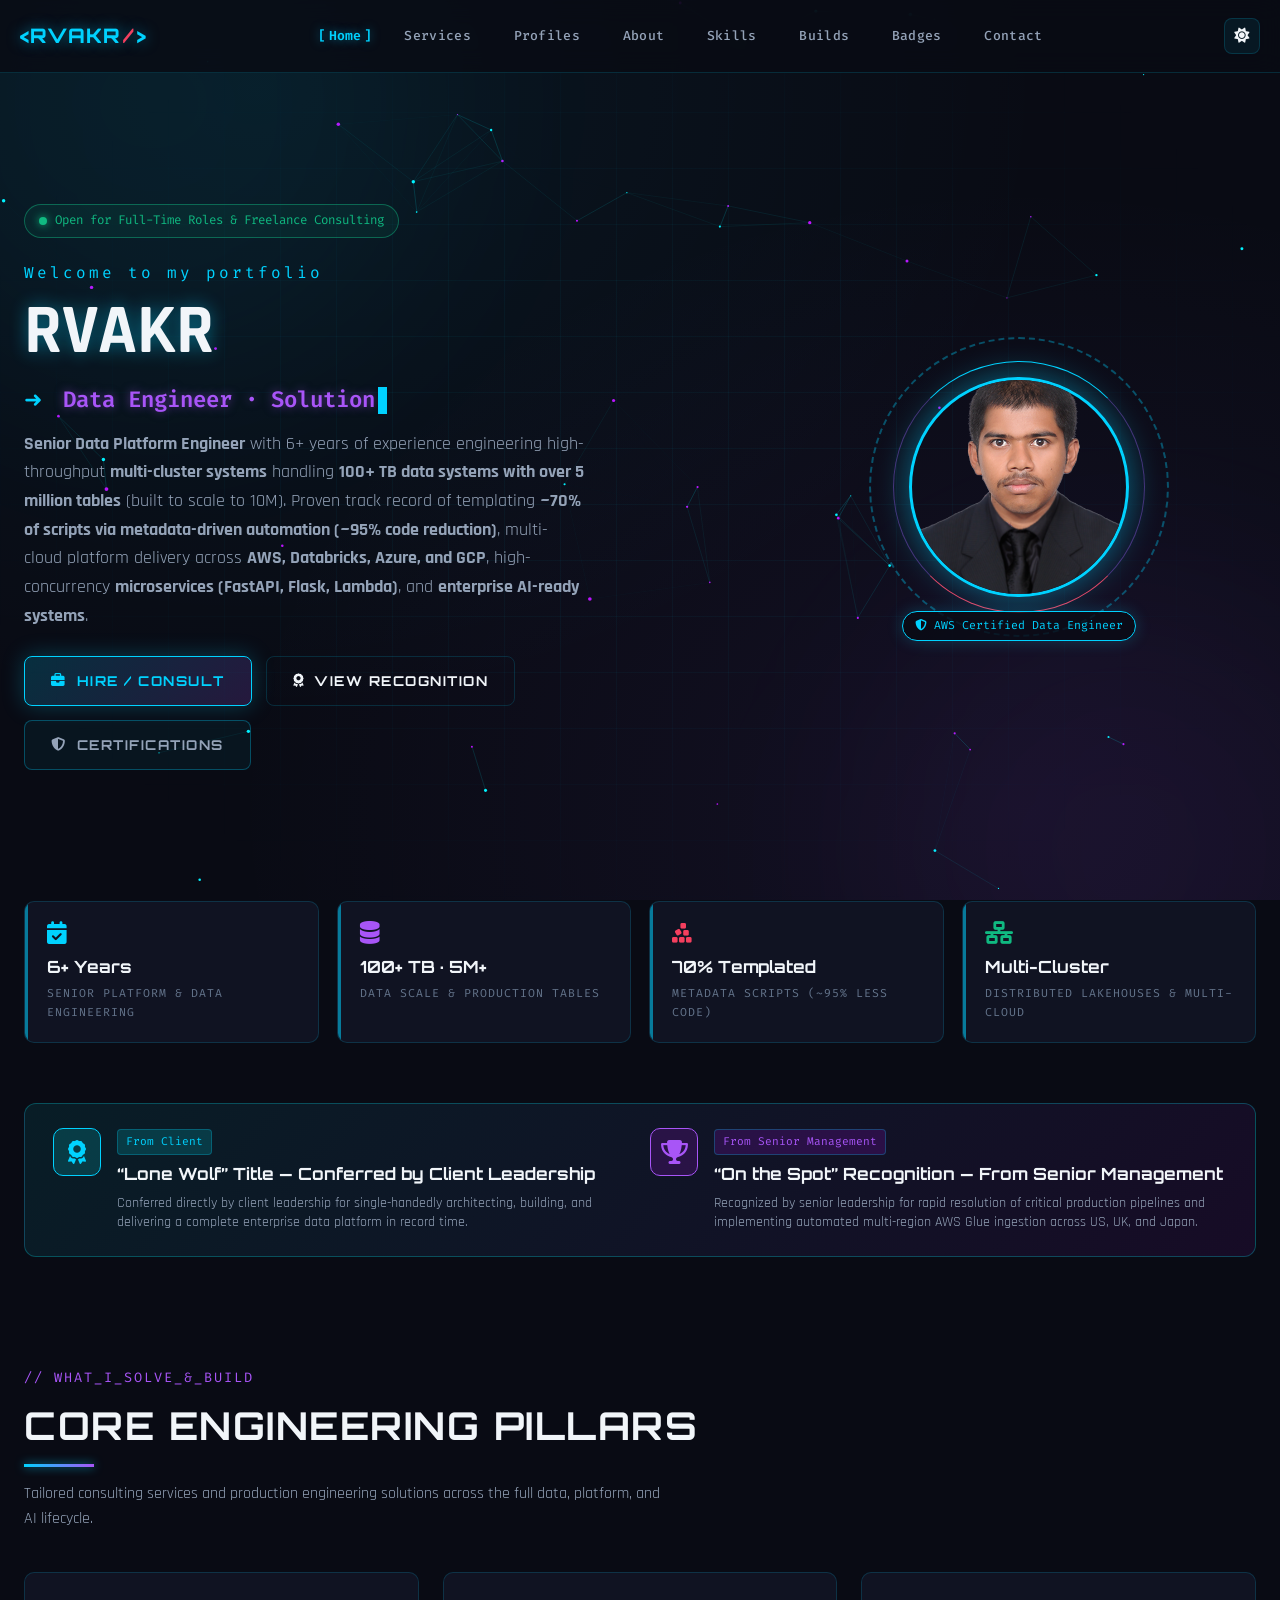
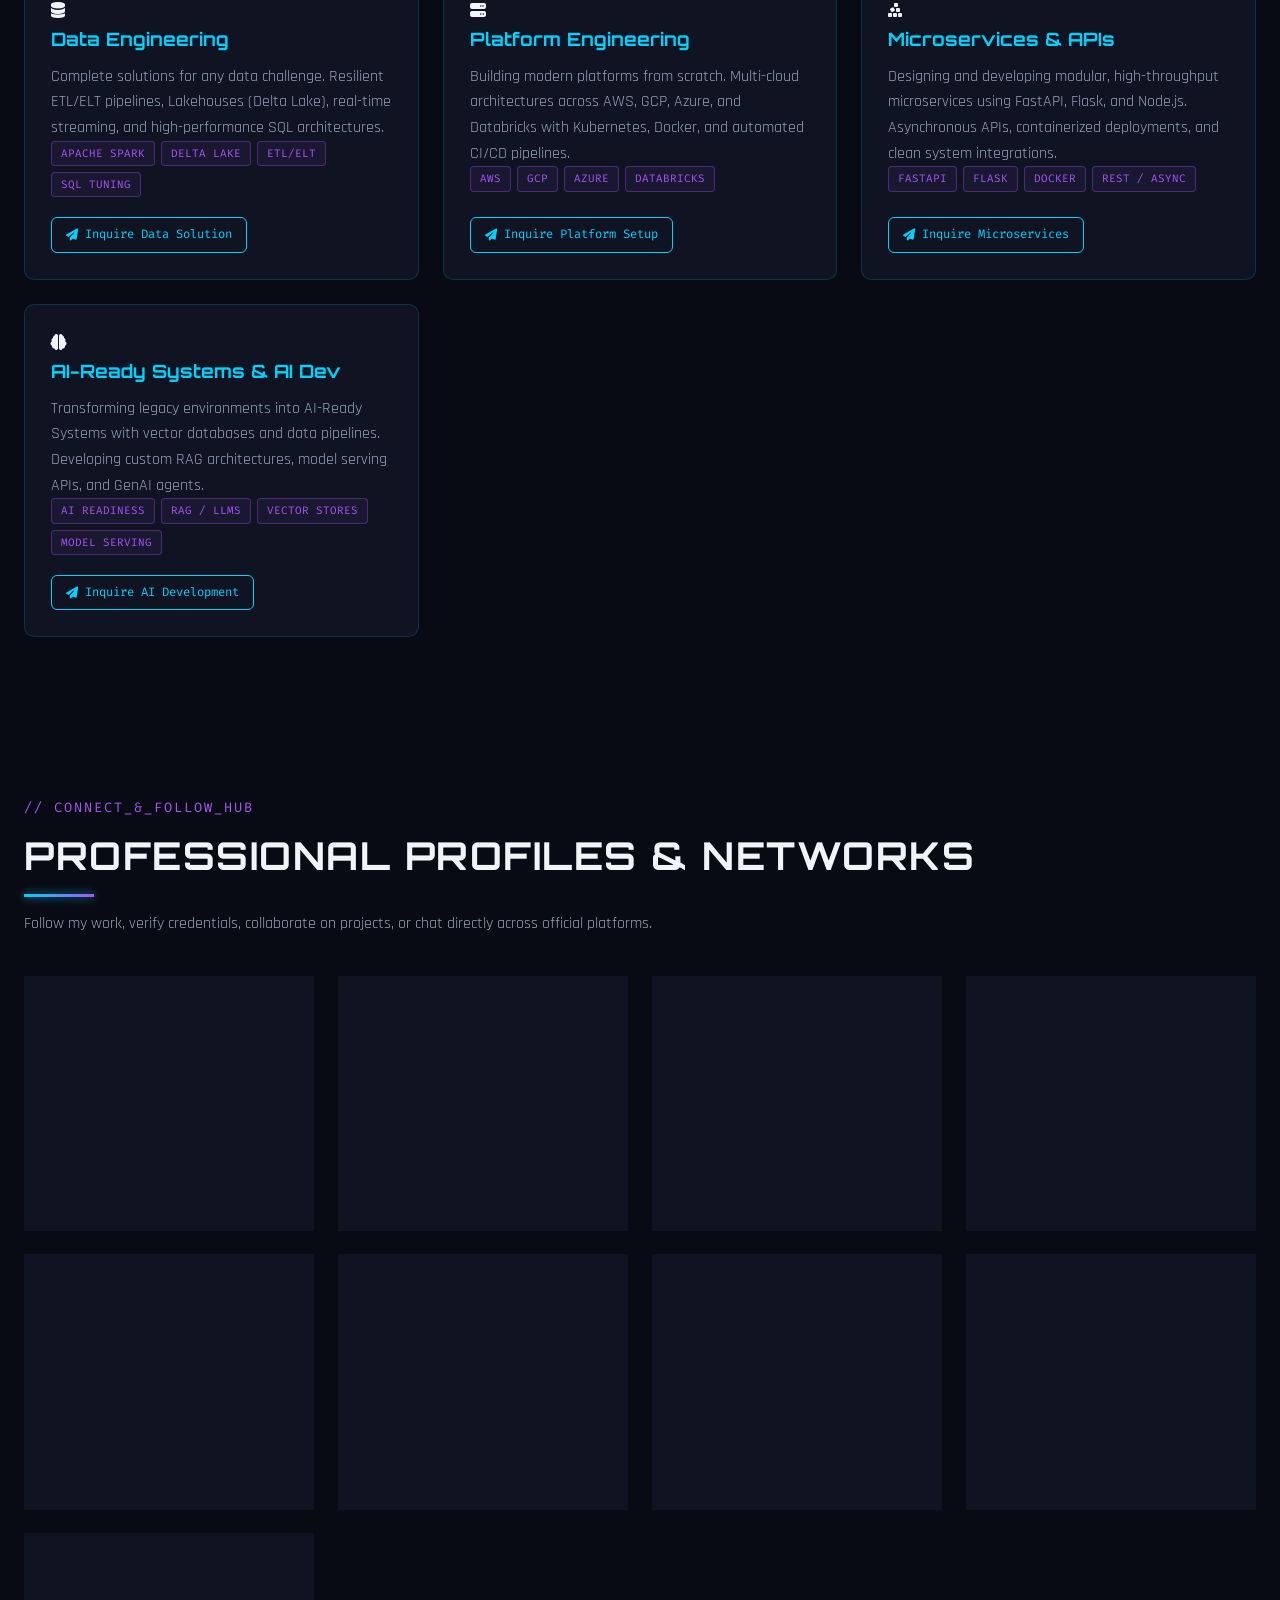
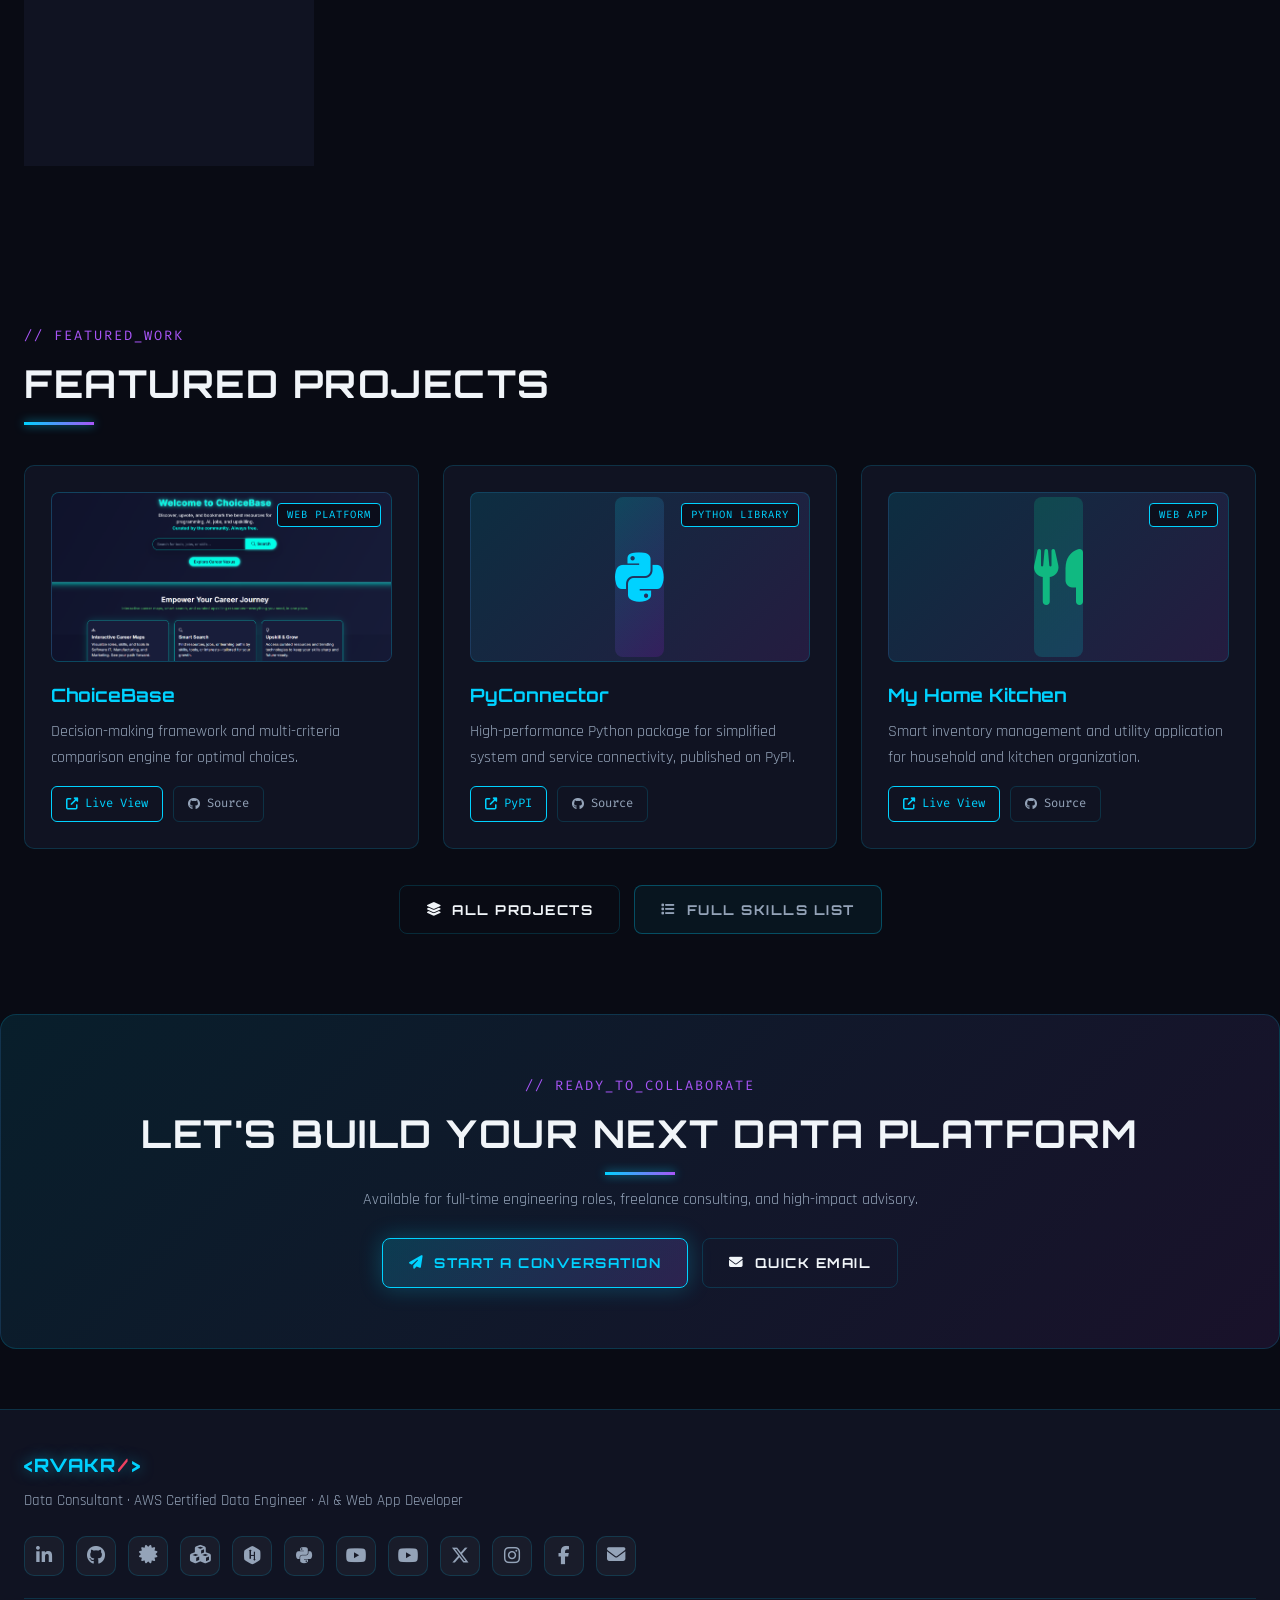
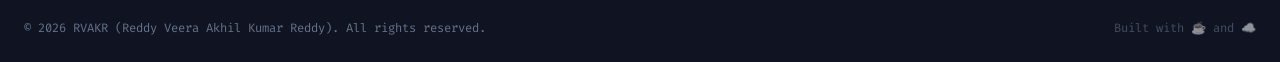
<file: index.html>
<!DOCTYPE html>
<html lang="en" data-theme="dark">
<head>
    <meta charset="UTF-8">
    <meta name="viewport" content="width=device-width, initial-scale=1.0">
    <title>RVAKR | Data Consultant &amp; AI Systems Engineer</title>
    <meta name="description" content="RVAKR - Data Consultant & AWS Certified Data Engineer specializing in scalable data pipelines, Lakehouse platforms, AI microservices, and freelance/full-time consulting.">
    <meta name="author" content="RVAKR">
    <link rel="icon" type="image/png" href="images/rvakr.png">
    <link rel="preconnect" href="https://fonts.googleapis.com">
    <link rel="preconnect" href="https://fonts.gstatic.com" crossorigin>
    <link href="https://fonts.googleapis.com/css2?family=Fira+Code:wght@400;500;700&family=Orbitron:wght@400;500;700;900&family=Rajdhani:wght@300;400;500;600;700&display=swap" rel="stylesheet">
    <link rel="stylesheet" href="https://cdnjs.cloudflare.com/ajax/libs/font-awesome/6.5.1/css/all.min.css">
    <!-- Google Analytics (GA4) -->
    <script async src="https://www.googletagmanager.com/gtag/js?id=G-RVAKRDATA0"></script>
    <script>
        window.dataLayer = window.dataLayer || [];
        function gtag(){dataLayer.push(arguments);}
        gtag('js', new Date());
        gtag('config', 'G-RVAKRDATA0');
    </script>
    <link rel="stylesheet" href="css/style.css?v=2.1.2">
</head>
<body>
    <!-- Data + AI themed background canvas -->
    <div class="bg-layer">
        <canvas id="bg-canvas"></canvas>
        <div class="bg-grid-overlay"></div>
        <div class="bg-glow bg-glow-1"></div>
        <div class="bg-glow bg-glow-2"></div>
    </div>

    <div class="scroll-progress" id="scrollProgress"></div>

    <header class="site-header">
        <div class="header-inner">
            <a href="index.html" class="logo">&lt;RVAKR<span class="slash">/</span>&gt;</a>
            <nav id="mainNav">
                <ul>
                    <li><a href="index.html" class="nav-link active">Home</a></li>
                    <li><a href="#services" class="nav-link">Services</a></li>
                    <li><a href="#profiles" class="nav-link">Profiles</a></li>
                    <li><a href="pages/about.html" class="nav-link">About</a></li>
                    <li><a href="pages/skills.html" class="nav-link">Skills</a></li>
                    <li><a href="pages/projects.html" class="nav-link">Builds</a></li>
                    <li><a href="pages/certifications.html" class="nav-link">Badges</a></li>
                    <li><a href="pages/contact.html" class="nav-link">Contact</a></li>
                </ul>
            </nav>
            <div class="header-controls">
                <button class="control-btn" id="themeToggle" aria-label="Toggle theme" title="Toggle theme">
                    <i class="fas fa-moon"></i>
                </button>
                <button class="control-btn mobile-menu-btn" id="mobileMenuBtn" aria-label="Toggle menu" title="Menu">
                    <i class="fas fa-bars"></i>
                </button>
            </div>
        </div>
    </header>

    <main>
        <!-- HERO -->
        <section class="hero" id="home">
            <div class="hero-content">
                <div class="status-pill"><span class="pulse"></span> Open for Full-Time Roles &amp; Freelance Consulting</div>
                <p class="greeting">Welcome to my portfolio</p>
                <h1 class="hero-name">RVAKR</h1>
                <div class="typing-wrapper">
                    <span class="prompt">➜</span>
                    <span class="typed" id="typedRole"></span><span class="caret"></span>
                </div>
                <p class="hero-bio">
                    <strong>Senior Data Platform Engineer</strong> with 6+ years of experience engineering high-throughput <strong>multi-cluster systems</strong> handling <strong>100+ TB data systems with over 5 million tables</strong> (built to scale to 10M). 
                    Proven track record of templating <strong>~70% of scripts via metadata-driven automation (~95% code reduction)</strong>, 
                    multi-cloud platform delivery across <strong>AWS, Databricks, Azure, and GCP</strong>, high-concurrency <strong>microservices (FastAPI, Flask, Lambda)</strong>, and 
                    <strong>enterprise AI-ready systems</strong>.
                </p>
                <div class="hero-actions">
                    <a href="pages/contact.html" class="btn btn-primary"><i class="fas fa-briefcase"></i> Hire / Consult</a>
                    <a href="#recognition" class="btn btn-outline"><i class="fas fa-award"></i> View Recognition</a>
                    <a href="pages/certifications.html" class="btn btn-ghost"><i class="fas fa-shield-halved"></i> Certifications</a>
                </div>
            </div>
            <div class="hero-visual">
                <div class="avatar-ring"></div>
                <img src="images/rvakr.png" alt="RVAKR profile photo" class="avatar" onerror="this.style.display='none'">
                <div class="avatar-badge"><i class="fas fa-shield-halved"></i> AWS Certified Data Engineer</div>
            </div>
        </section>

        <!-- STATS / PROVEN SCALE METRICS -->
        <section class="stats-strip" id="stats">
            <div class="stat">
                <i class="fas fa-calendar-check" style="color: var(--primary);"></i>
                <span class="stat-val">6+ Years</span>
                <span class="stat-label">Senior Platform &amp; Data Engineering</span>
            </div>
            <div class="stat">
                <i class="fas fa-database" style="color: var(--secondary);"></i>
                <span class="stat-val">100+ TB · 5M+</span>
                <span class="stat-label">Data Scale &amp; Production Tables</span>
            </div>
            <div class="stat">
                <i class="fas fa-cubes-stacked" style="color: var(--accent);"></i>
                <span class="stat-val">70% Templated</span>
                <span class="stat-label">Metadata Scripts (~95% Less Code)</span>
            </div>
            <div class="stat">
                <i class="fas fa-network-wired" style="color: #10b981;"></i>
                <span class="stat-val">Multi-Cluster</span>
                <span class="stat-label">Distributed Lakehouses &amp; Multi-Cloud</span>
            </div>
        </section>

        <!-- CLIENT RECOGNITION & AWARDS HIGHLIGHT -->
        <section class="section" id="recognition" style="padding-top: 20px; padding-bottom: 30px;">
            <div class="container">
                <div style="background: linear-gradient(135deg, rgba(0, 243, 255, 0.08), rgba(188, 19, 254, 0.08)); border: 1px solid rgba(0, 243, 255, 0.25); border-radius: 12px; padding: 24px 28px; display: grid; grid-template-columns: repeat(auto-fit, minmax(280px, 1fr)); gap: 20px; align-items: center;">
                    <div style="display: flex; gap: 16px; align-items: flex-start;">
                        <div style="width: 48px; height: 48px; border-radius: 10px; background: rgba(0, 243, 255, 0.15); border: 1px solid var(--primary); display: flex; align-items: center; justify-content: center; flex-shrink: 0;">
                            <i class="fas fa-award" style="color: var(--primary); font-size: 1.5rem;"></i>
                        </div>
                        <div>
                            <span class="badge-tag" style="background: rgba(0,243,255,0.15); color: var(--primary); margin-bottom: 4px; display: inline-block;">From Client</span>
                            <h4 style="margin: 2px 0 6px; font-family: var(--font-heading); font-size: 1.05rem;">“Lone Wolf” Title — Conferred by Client Leadership</h4>
                            <p style="font-size: 0.86rem; color: var(--text-dim); margin: 0; line-height: 1.4;">Conferred directly by client leadership for single-handedly architecting, building, and delivering a complete enterprise data platform in record time.</p>
                        </div>
                    </div>
                    <div style="display: flex; gap: 16px; align-items: flex-start;">
                        <div style="width: 48px; height: 48px; border-radius: 10px; background: rgba(188, 19, 254, 0.15); border: 1px solid var(--secondary); display: flex; align-items: center; justify-content: center; flex-shrink: 0;">
                            <i class="fas fa-trophy" style="color: var(--secondary); font-size: 1.5rem;"></i>
                        </div>
                        <div>
                            <span class="badge-tag" style="background: rgba(188,19,254,0.15); color: var(--secondary); margin-bottom: 4px; display: inline-block;">From Senior Management</span>
                            <h4 style="margin: 2px 0 6px; font-family: var(--font-heading); font-size: 1.05rem;">“On the Spot” Recognition — From Senior Management</h4>
                            <p style="font-size: 0.86rem; color: var(--text-dim); margin: 0; line-height: 1.4;">Recognized by senior leadership for rapid resolution of critical production pipelines and implementing automated multi-region AWS Glue ingestion across US, UK, and Japan.</p>
                        </div>
                    </div>
                </div>
            </div>
        </section>

        <!-- SERVICES & CONSULTING OFFERINGS -->
        <section class="section" id="services">
            <div class="section-head">
                <span class="section-tag">// WHAT_I_SOLVE_&amp;_BUILD</span>
                <h2>Core Engineering Pillars</h2>
                <p class="section-desc">Tailored consulting services and production engineering solutions across the full data, platform, and AI lifecycle.</p>
            </div>
            <div class="card-grid">
                <!-- Pillar 1: Data Engineering -->
                <div class="card domain-card">
                    <div class="domain-icon"><i class="fas fa-database"></i></div>
                    <h3>Data Engineering</h3>
                    <p>Complete solutions for any data challenge. Resilient ETL/ELT pipelines, Lakehouses (Delta Lake), real-time streaming, and high-performance SQL architectures.</p>
                    <div class="tech-tags">
                        <span class="tech-tag">Apache Spark</span>
                        <span class="tech-tag">Delta Lake</span>
                        <span class="tech-tag">ETL/ELT</span>
                        <span class="tech-tag">SQL Tuning</span>
                    </div>
                    <div class="project-links">
                        <a href="pages/contact.html?service=data-engineering" class="project-link"><i class="fas fa-paper-plane"></i> Inquire Data Solution</a>
                    </div>
                </div>

                <!-- Pillar 2: Platform Engineering -->
                <div class="card domain-card">
                    <div class="domain-icon"><i class="fas fa-server"></i></div>
                    <h3>Platform Engineering</h3>
                    <p>Building modern platforms from scratch. Multi-cloud architectures across AWS, GCP, Azure, and Databricks with Kubernetes, Docker, and automated CI/CD pipelines.</p>
                    <div class="tech-tags">
                        <span class="tech-tag">AWS</span>
                        <span class="tech-tag">GCP</span>
                        <span class="tech-tag">Azure</span>
                        <span class="tech-tag">Databricks</span>
                    </div>
                    <div class="project-links">
                        <a href="pages/contact.html?service=platform-engineering" class="project-link"><i class="fas fa-paper-plane"></i> Inquire Platform Setup</a>
                    </div>
                </div>

                <!-- Pillar 3: Microservices -->
                <div class="card domain-card">
                    <div class="domain-icon web"><i class="fas fa-cubes-stacked"></i></div>
                    <h3>Microservices &amp; APIs</h3>
                    <p>Designing and developing modular, high-throughput microservices using FastAPI, Flask, and Node.js. Asynchronous APIs, containerized deployments, and clean system integrations.</p>
                    <div class="tech-tags">
                        <span class="tech-tag">FastAPI</span>
                        <span class="tech-tag">Flask</span>
                        <span class="tech-tag">Docker</span>
                        <span class="tech-tag">REST / Async</span>
                    </div>
                    <div class="project-links">
                        <a href="pages/contact.html?service=microservices" class="project-link"><i class="fas fa-paper-plane"></i> Inquire Microservices</a>
                    </div>
                </div>

                <!-- Pillar 4: AI Readiness & Development -->
                <div class="card domain-card">
                    <div class="domain-icon ai"><i class="fas fa-brain"></i></div>
                    <h3>AI-Ready Systems &amp; AI Dev</h3>
                    <p>Transforming legacy environments into AI-Ready Systems with vector databases and data pipelines. Developing custom RAG architectures, model serving APIs, and GenAI agents.</p>
                    <div class="tech-tags">
                        <span class="tech-tag">AI Readiness</span>
                        <span class="tech-tag">RAG / LLMs</span>
                        <span class="tech-tag">Vector Stores</span>
                        <span class="tech-tag">Model Serving</span>
                    </div>
                    <div class="project-links">
                        <a href="pages/contact.html?service=ai-systems" class="project-link"><i class="fas fa-paper-plane"></i> Inquire AI Development</a>
                    </div>
                </div>
            </div>
        </section>

        <!-- PROFESSIONAL PROFILES & SOCIAL HUB -->
        <section class="section" id="profiles">
            <div class="section-head">
                <span class="section-tag">// CONNECT_&amp;_FOLLOW_HUB</span>
                <h2>Professional Profiles &amp; Networks</h2>
                <p class="section-desc">Follow my work, verify credentials, collaborate on projects, or chat directly across official platforms.</p>
            </div>

            <!-- Professional & Developer Profiles Grid -->
            <div class="card-grid" style="grid-template-columns: repeat(auto-fit, minmax(280px, 1fr));">
                <!-- LinkedIn -->
                <div class="card profile-link-card">
                    <div class="profile-card-header">
                        <div class="profile-icon linkedin"><i class="fab fa-linkedin-in"></i></div>
                        <div class="profile-meta">
                            <h4>LinkedIn</h4>
                            <span class="handle">in/rvakr</span>
                        </div>
                        <span class="badge-tag">Verified Network</span>
                    </div>
                    <p class="profile-desc">Professional updates, career insights, architecture articles, and direct recruitment messaging.</p>
                    <a href="https://www.linkedin.com/in/rvakr" target="_blank" rel="noopener noreferrer" class="btn btn-outline profile-action-btn">
                        <i class="fab fa-linkedin-in"></i> Connect on LinkedIn
                    </a>
                </div>

                <!-- GitHub -->
                <div class="card profile-link-card">
                    <div class="profile-card-header">
                        <div class="profile-icon github"><i class="fab fa-github"></i></div>
                        <div class="profile-meta">
                            <h4>GitHub</h4>
                            <span class="handle">@rvakr</span>
                        </div>
                        <span class="badge-tag">Open Source</span>
                    </div>
                    <p class="profile-desc">Explore open-source repositories, data engineering pipelines, Python packages, and contributions.</p>
                    <a href="https://github.com/rvakr" target="_blank" rel="noopener noreferrer" class="btn btn-outline profile-action-btn">
                        <i class="fab fa-github"></i> Follow on GitHub
                    </a>
                </div>

                <!-- Credly -->
                <div class="card profile-link-card">
                    <div class="profile-card-header">
                        <div class="profile-icon credly"><i class="fas fa-certificate"></i></div>
                        <div class="profile-meta">
                            <h4>Credly</h4>
                            <span class="handle">credly.com/users/rvakr</span>
                        </div>
                        <span class="badge-tag">Verified Badges</span>
                    </div>
                    <p class="profile-desc">Digitally verified industry badges including AWS Certified Data Engineer Associate credentials.</p>
                    <a href="https://www.credly.com/users/rvakr" target="_blank" rel="noopener noreferrer" class="btn btn-outline profile-action-btn">
                        <i class="fas fa-award"></i> View Credentials
                    </a>
                </div>

                <!-- Databricks Community -->
                <div class="card profile-link-card">
                    <div class="profile-card-header">
                        <div class="profile-icon databricks"><i class="fas fa-cubes"></i></div>
                        <div class="profile-meta">
                            <h4>Databricks Community</h4>
                            <span class="handle">User ID #119159</span>
                        </div>
                        <span class="badge-tag">Lakehouse Expert</span>
                    </div>
                    <p class="profile-desc">Apache Spark, Delta Lake query optimizations, distributed cluster tuning, and solutions.</p>
                    <a href="https://community.databricks.com/t5/user/viewprofilepage/user-id/119159" target="_blank" rel="noopener noreferrer" class="btn btn-outline profile-action-btn">
                        <i class="fas fa-database"></i> Databricks Profile
                    </a>
                </div>

                <!-- HackerRank -->
                <div class="card profile-link-card">
                    <div class="profile-card-header">
                        <div class="profile-icon hackerrank"><i class="fas fa-code"></i></div>
                        <div class="profile-meta">
                            <h4>HackerRank</h4>
                            <span class="handle">hackerrank.com/rvakr</span>
                        </div>
                        <span class="badge-tag">Top 5% SQL</span>
                    </div>
                    <p class="profile-desc">Advanced SQL problem solving, algorithmic optimization, and technical programming badges.</p>
                    <a href="https://www.hackerrank.com/profile/rvakr" target="_blank" rel="noopener noreferrer" class="btn btn-outline profile-action-btn">
                        <i class="fas fa-code"></i> View Solutions
                    </a>
                </div>

                <!-- PyPI -->
                <div class="card profile-link-card">
                    <div class="profile-card-header">
                        <div class="profile-icon pypi"><i class="fab fa-python"></i></div>
                        <div class="profile-meta">
                            <h4>PyPI Repository</h4>
                            <span class="handle">pypi.org/project/pyconnector</span>
                        </div>
                        <span class="badge-tag">Published Package</span>
                    </div>
                    <p class="profile-desc">Official Python package index for PyConnector, simplifying system and service integrations.</p>
                    <a href="https://pypi.org/project/pyconnector/" target="_blank" rel="noopener noreferrer" class="btn btn-outline profile-action-btn">
                        <i class="fab fa-python"></i> PyPI Package
                    </a>
                </div>

                <!-- YouTube - CodeXLabs -->
                <div class="card profile-link-card">
                    <div class="profile-card-header">
                        <div class="profile-icon youtube"><i class="fab fa-youtube"></i></div>
                        <div class="profile-meta">
                            <h4>CodeXLabs</h4>
                            <span class="handle">@codexlabs</span>
                        </div>
                        <span class="badge-tag">Tech &amp; Lab</span>
                    </div>
                    <p class="profile-desc">Deep-dive video walkthroughs, data engineering experiments, cloud tutorials, and AI systems.</p>
                    <a href="https://www.youtube.com/@codexlabs" target="_blank" rel="noopener noreferrer" class="btn btn-outline profile-action-btn">
                        <i class="fab fa-youtube"></i> Subscribe to Channel
                    </a>
                </div>

                <!-- YouTube - CodeWithBR -->
                <div class="card profile-link-card">
                    <div class="profile-card-header">
                        <div class="profile-icon youtube"><i class="fab fa-youtube"></i></div>
                        <div class="profile-meta">
                            <h4>CodeWithBR</h4>
                            <span class="handle">@codewithbr</span>
                        </div>
                        <span class="badge-tag">Code Tutorials</span>
                    </div>
                    <p class="profile-desc">Hands-on coding guides, Python automation, and software engineering practical sessions.</p>
                    <a href="https://www.youtube.com/@codewithbr" target="_blank" rel="noopener noreferrer" class="btn btn-outline profile-action-btn">
                        <i class="fab fa-youtube"></i> Subscribe on YouTube
                    </a>
                </div>

                <!-- X (Twitter) -->
                <div class="card profile-link-card">
                    <div class="profile-card-header">
                        <div class="profile-icon x"><i class="fab fa-x-twitter"></i></div>
                        <div class="profile-meta">
                            <h4>X (Twitter)</h4>
                            <span class="handle">@rvakr</span>
                        </div>
                        <span class="badge-tag">Tech Thoughts</span>
                    </div>
                    <p class="profile-desc">Daily engineering insights, cloud computing updates, AI breakthroughs, and quick discussions.</p>
                    <a href="https://twitter.com/rvakr" target="_blank" rel="noopener noreferrer" class="btn btn-outline profile-action-btn">
                        <i class="fab fa-x-twitter"></i> Follow @rvakr
                    </a>
                </div>
            </div>
        </section>

        <!-- FEATURED PROJECTS -->
        <section class="section" id="featured">
            <div class="section-head">
                <span class="section-tag">// FEATURED_WORK</span>
                <h2>Featured Projects</h2>
            </div>
            <div class="card-grid">
                <div class="card project-card">
                    <div class="project-media">
                        <img src="images/project_choicebase.png" alt="ChoiceBase project" onerror="this.outerHTML='<div class=\'media-placeholder\'><i class=\'fas fa-balance-scale media-icon\'></i></div>'">
                        <div class="project-badge">Web Platform</div>
                    </div>
                    <h3>ChoiceBase</h3>
                    <p>Decision-making framework and multi-criteria comparison engine for optimal choices.</p>
                    <div class="project-links">
                        <a href="https://choicebase.github.io/" class="project-link" target="_blank" rel="noopener noreferrer"><i class="fas fa-external-link-alt"></i> Live View</a>
                        <a href="https://github.com/choicebase/choicebase.github.io" class="project-link source" target="_blank" rel="noopener noreferrer"><i class="fab fa-github"></i> Source</a>
                    </div>
                </div>
                <div class="card project-card">
                    <div class="project-media">
                        <div class="media-placeholder" style="background: linear-gradient(135deg, rgba(0,243,255,0.15), rgba(188,19,254,0.15)); display:flex; align-items:center; justify-content:center; height: 160px; border-radius: 8px;">
                            <i class="fab fa-python media-icon" style="font-size: 3.5rem; color: var(--primary);"></i>
                        </div>
                        <div class="project-badge">Python Library</div>
                    </div>
                    <h3>PyConnector</h3>
                    <p>High-performance Python package for simplified system and service connectivity, published on PyPI.</p>
                    <div class="project-links">
                        <a href="https://pypi.org/project/pyconnector/" class="project-link" target="_blank" rel="noopener noreferrer"><i class="fas fa-external-link-alt"></i> PyPI</a>
                        <a href="https://github.com/rvakr/pyconnector" class="project-link source" target="_blank" rel="noopener noreferrer"><i class="fab fa-github"></i> Source</a>
                    </div>
                </div>
                <div class="card project-card">
                    <div class="project-media">
                        <div class="media-placeholder" style="background: linear-gradient(135deg, rgba(0,255,157,0.15), rgba(0,243,255,0.15)); display:flex; align-items:center; justify-content:center; height: 160px; border-radius: 8px;">
                            <i class="fas fa-utensils media-icon" style="font-size: 3.5rem; color: var(--success);"></i>
                        </div>
                        <div class="project-badge">Web App</div>
                    </div>
                    <h3>My Home Kitchen</h3>
                    <p>Smart inventory management and utility application for household and kitchen organization.</p>
                    <div class="project-links">
                        <a href="https://myhomekitchen.github.io/" class="project-link" target="_blank" rel="noopener noreferrer"><i class="fas fa-external-link-alt"></i> Live View</a>
                        <a href="https://github.com/myhomekitchen/myhomekitchen.github.io" class="project-link source" target="_blank" rel="noopener noreferrer"><i class="fab fa-github"></i> Source</a>
                    </div>
                </div>
            </div>
            <div class="center-actions">
                <a href="pages/projects.html" class="btn btn-outline"><i class="fas fa-layer-group"></i> All Projects</a>
                <a href="pages/skills.html" class="btn btn-ghost"><i class="fas fa-list"></i> Full Skills List</a>
            </div>
        </section>

        <!-- CTA -->
        <section class="cta-band" id="cta">
            <span class="section-tag">// READY_TO_COLLABORATE</span>
            <h2>Let's build your next data platform</h2>
            <p>Available for full-time engineering roles, freelance consulting, and high-impact advisory.</p>
            <div style="display:flex; gap:14px; justify-content:center; flex-wrap:wrap; margin-top:1.5rem;">
                <a href="pages/contact.html" class="btn btn-primary"><i class="fas fa-paper-plane"></i> Start a Conversation</a>
                <a href="mailto:contactmail.br@gmail.com?subject=Direct%20Inquiry%20from%20Portfolio" class="btn btn-outline"><i class="fas fa-envelope"></i> Quick Email</a>
            </div>
        </section>
    </main>

    <footer class="site-footer">
        <div class="footer-inner">
            <div class="footer-brand">
                <div class="logo small">&lt;RVAKR<span class="slash">/</span>&gt;</div>
                <p>Data Consultant · AWS Certified Data Engineer · AI &amp; Web App Developer</p>
            </div>
            <div class="footer-social" id="footerSocial"></div>
            <div class="footer-bottom">
                <p>© <span id="year"></span> RVAKR (Reddy Veera Akhil Kumar Reddy). All rights reserved.</p>
                <p class="dim">Built with ☕ and ☁️</p>
            </div>
        </div>
    </footer>

    <button class="back-to-top" id="backToTop" aria-label="Back to top"><i class="fas fa-chevron-up"></i></button>

    <script type="module" src="js/main.js?v=2.1.2"></script>
</body>
</html>
</file>
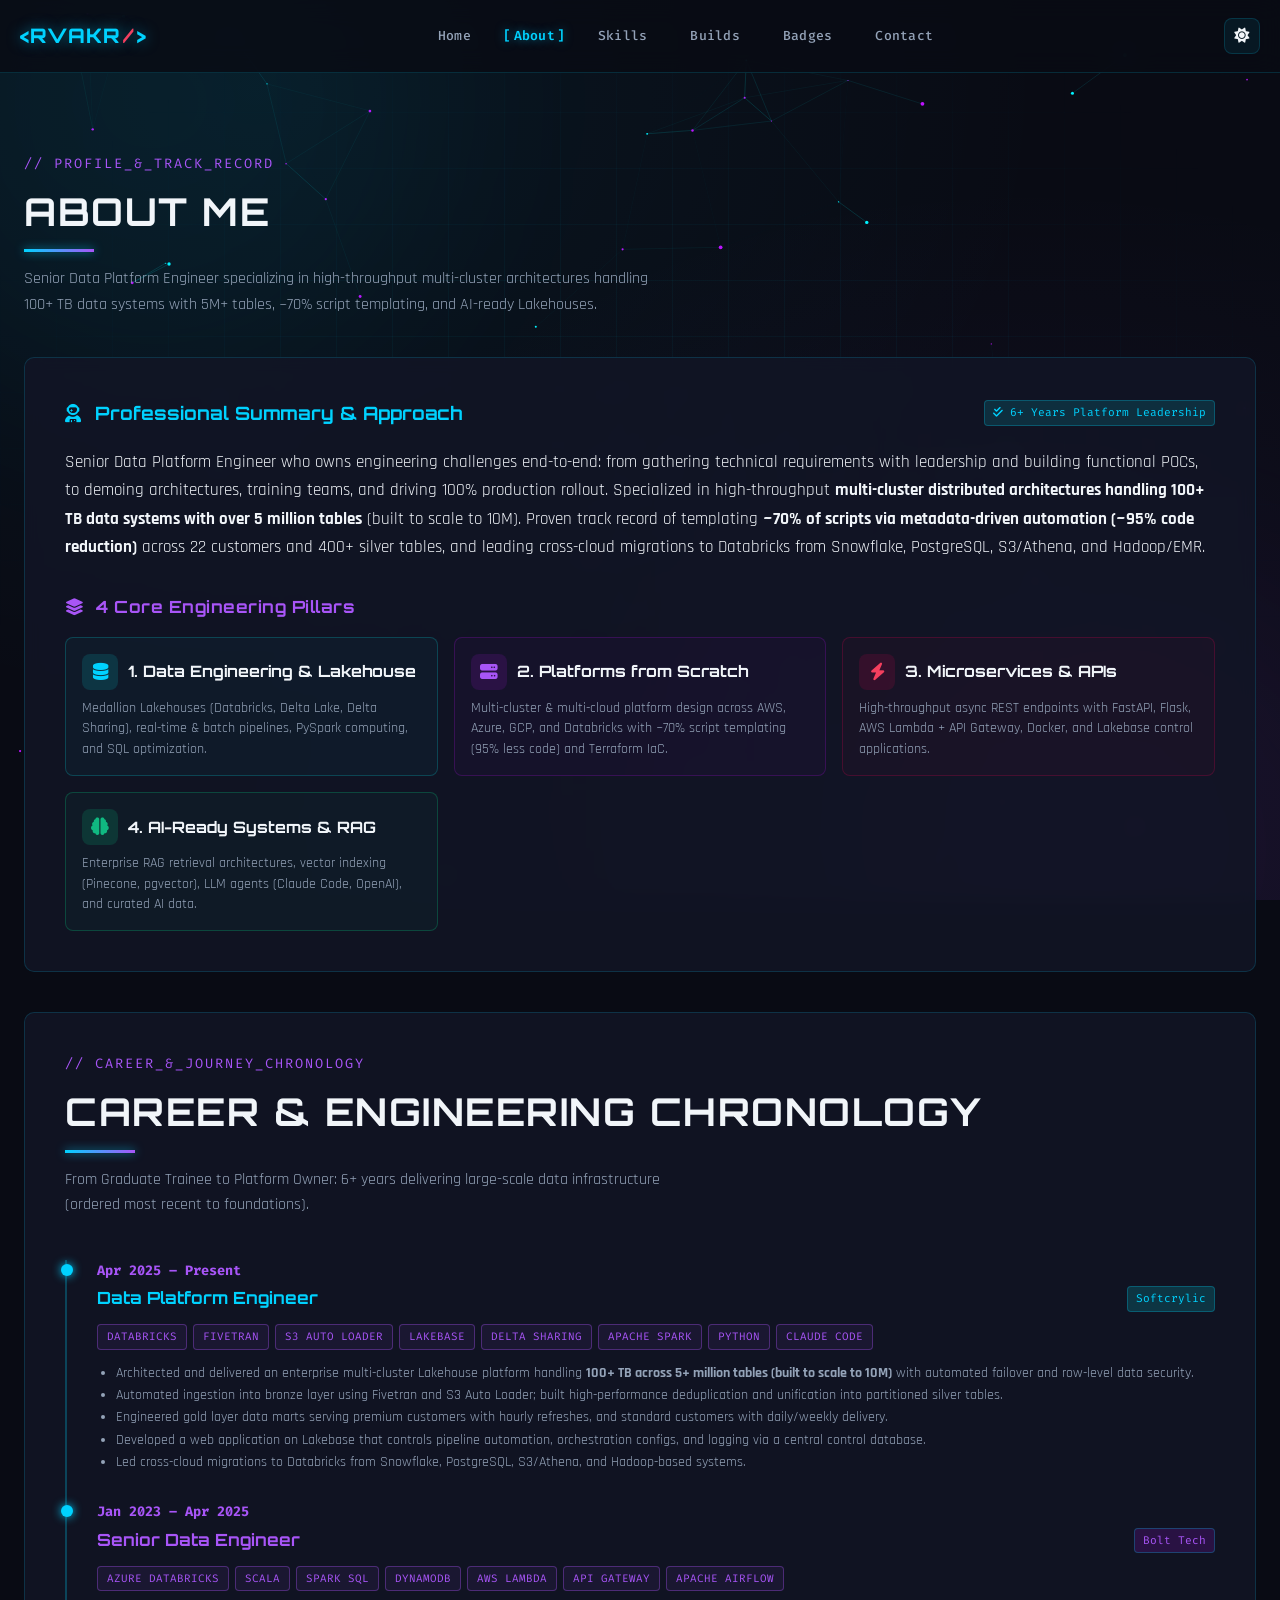
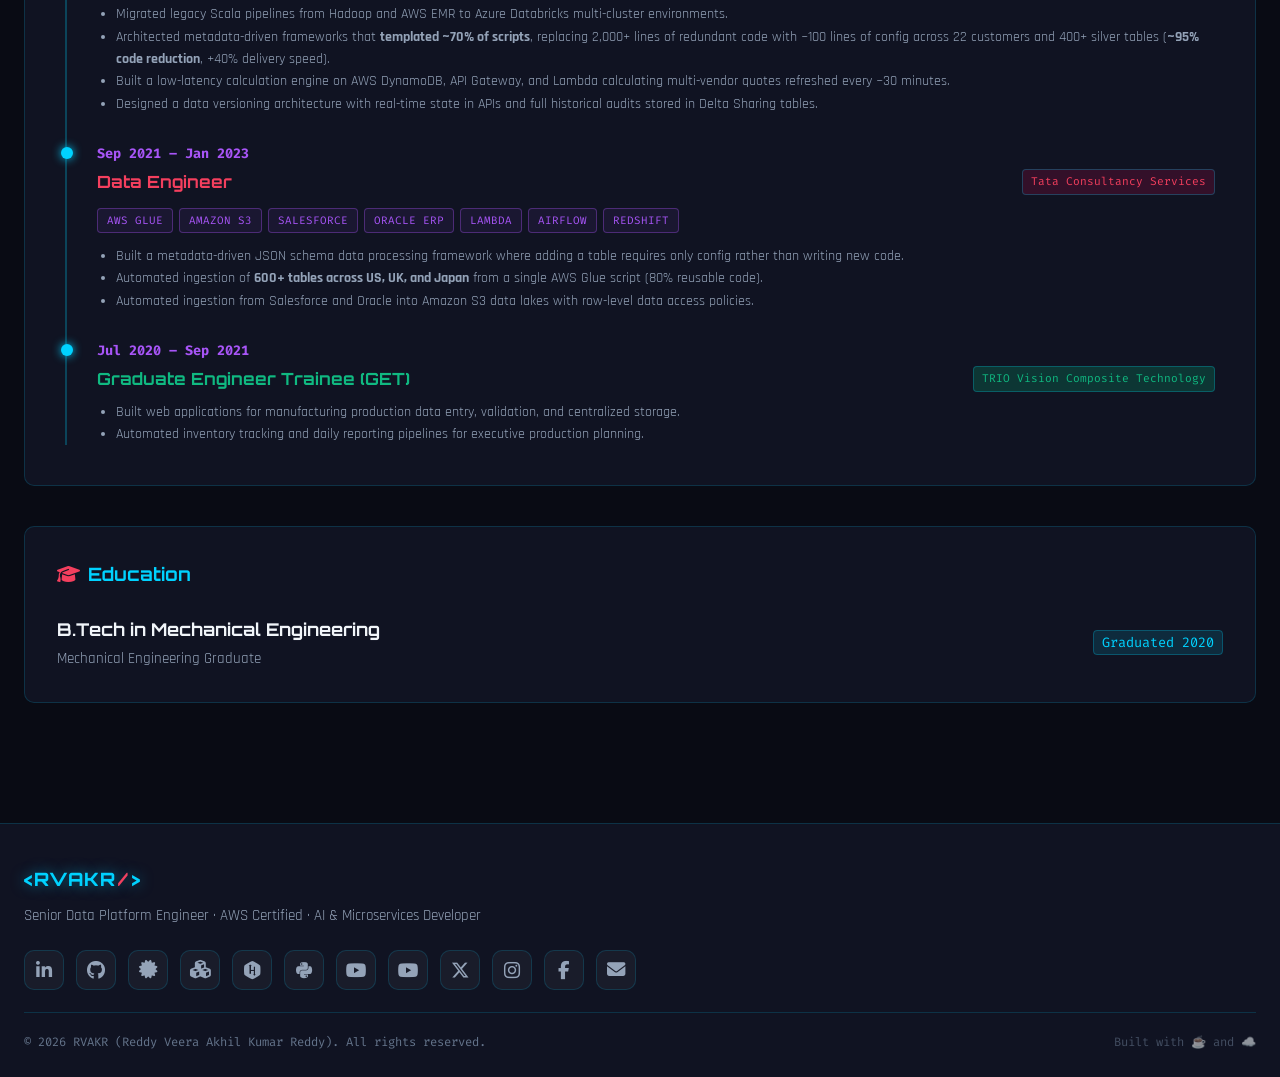
<file: pages/about.html>
<!DOCTYPE html>
<html lang="en" data-theme="dark">
<head>
    <meta charset="UTF-8">
    <meta name="viewport" content="width=device-width, initial-scale=1.0">
    <title>About RVAKR - Senior Data Platform Engineer</title>
    <meta name="description" content="Detailed professional profile and work history of Reddy Veera Akhil Kumar Reddy Boreddy - Senior Data Platform Engineer, AWS Certified Engineer, and AI Systems Developer.">
    <meta name="author" content="RVAKR">
    <link rel="icon" type="image/png" href="../images/rvakr.png">
    <link rel="preconnect" href="https://fonts.googleapis.com">
    <link rel="preconnect" href="https://fonts.gstatic.com" crossorigin>
    <link href="https://fonts.googleapis.com/css2?family=Fira+Code:wght@400;500;700&family=Orbitron:wght@400;500;700;900&family=Rajdhani:wght@300;400;500;600;700&display=swap" rel="stylesheet">
    <link rel="stylesheet" href="https://cdnjs.cloudflare.com/ajax/libs/font-awesome/6.5.1/css/all.min.css">
    <!-- Google Analytics (GA4) -->
    <script async src="https://www.googletagmanager.com/gtag/js?id=G-RVAKRDATA0"></script>
    <script>
        window.dataLayer = window.dataLayer || [];
        function gtag(){dataLayer.push(arguments);}
        gtag('js', new Date());
        gtag('config', 'G-RVAKRDATA0');
    </script>
    <link rel="stylesheet" href="../css/style.css?v=2.1.2">
</head>
<body>
    <!-- Data + AI themed background canvas -->
    <div class="bg-layer">
        <canvas id="bg-canvas"></canvas>
        <div class="bg-grid-overlay"></div>
        <div class="bg-glow bg-glow-1"></div>
        <div class="bg-glow bg-glow-2"></div>
    </div>

    <div class="scroll-progress" id="scrollProgress"></div>

    <header class="site-header">
        <div class="header-inner">
            <a href="../index.html" class="logo">&lt;RVAKR<span class="slash">/</span>&gt;</a>
            <nav id="mainNav">
                <ul>
                    <li><a href="../index.html" class="nav-link">Home</a></li>
                    <li><a href="about.html" class="nav-link active">About</a></li>
                    <li><a href="skills.html" class="nav-link">Skills</a></li>
                    <li><a href="projects.html" class="nav-link">Builds</a></li>
                    <li><a href="certifications.html" class="nav-link">Badges</a></li>
                    <li><a href="contact.html" class="nav-link">Contact</a></li>
                </ul>
            </nav>
            <div class="header-controls">
                <button class="control-btn" id="themeToggle" aria-label="Toggle theme" title="Toggle theme">
                    <i class="fas fa-moon"></i>
                </button>
                <button class="control-btn mobile-menu-btn" id="mobileMenuBtn" aria-label="Toggle menu" title="Menu">
                    <i class="fas fa-bars"></i>
                </button>
            </div>
        </div>
    </header>

    <main>
        <section class="section">
            <div class="container">
                <div class="section-head">
                    <span class="section-tag">// PROFILE_&amp;_TRACK_RECORD</span>
                    <h2>About Me</h2>
                    <p class="section-desc">Senior Data Platform Engineer specializing in high-throughput multi-cluster architectures handling 100+ TB data systems with 5M+ tables, ~70% script templating, and AI-ready Lakehouses.</p>
                </div>

                <!-- Professional Summary & Core Philosophy -->
                <div class="card bio-card" style="margin-bottom: 2.5rem; padding: 2.5rem;">
                    <div style="display: flex; justify-content: space-between; align-items: center; margin-bottom: 1.25rem; flex-wrap: wrap; gap: 8px;">
                        <h3 style="margin: 0;"><i class="fas fa-user-astronaut" style="color: var(--primary); margin-right: 8px;"></i> Professional Summary &amp; Approach</h3>
                        <span class="badge-tag" style="background: rgba(0, 243, 255, 0.12); color: var(--primary);"><i class="fas fa-check-double"></i> 6+ Years Platform Leadership</span>
                    </div>
                    <p class="bio-text" style="font-size: 1.05rem; line-height: 1.7; color: var(--text); margin-bottom: 2rem;">
                        Senior Data Platform Engineer who owns engineering challenges end-to-end: from gathering technical requirements with leadership and building functional POCs, to demoing architectures, training teams, and driving 100% production rollout. 
                        Specialized in high-throughput <strong>multi-cluster distributed architectures handling 100+ TB data systems with over 5 million tables</strong> (built to scale to 10M). Proven track record of templating <strong>~70% of scripts via metadata-driven automation (~95% code reduction)</strong> across 22 customers and 400+ silver tables, and leading cross-cloud migrations to Databricks from Snowflake, PostgreSQL, S3/Athena, and Hadoop/EMR.
                    </p>
                    
                    <div class="expertise-list">
                        <h4 style="font-family: var(--font-heading); color: var(--secondary); font-size: 1.05rem; margin-bottom: 1rem; letter-spacing: 0.5px;">
                            <i class="fas fa-layer-group" style="margin-right: 6px;"></i> 4 Core Engineering Pillars
                        </h4>
                        <div style="display: grid; grid-template-columns: repeat(auto-fit, minmax(280px, 1fr)); gap: 16px;">
                            <div style="background: rgba(0, 243, 255, 0.03); border: 1px solid rgba(0, 243, 255, 0.2); border-radius: 8px; padding: 16px;">
                                <div style="display: flex; align-items: center; gap: 10px; margin-bottom: 8px;">
                                    <div style="width: 36px; height: 36px; border-radius: 8px; background: rgba(0, 243, 255, 0.12); display: flex; align-items: center; justify-content: center; color: var(--primary); font-size: 1.1rem;"><i class="fas fa-database"></i></div>
                                    <h5 style="margin: 0; font-family: var(--font-heading); font-size: 0.98rem; color: var(--text);">1. Data Engineering &amp; Lakehouse</h5>
                                </div>
                                <p style="margin: 0; font-size: 0.88rem; color: var(--text-dim); line-height: 1.45;">Medallion Lakehouses (Databricks, Delta Lake, Delta Sharing), real-time &amp; batch pipelines, PySpark computing, and SQL optimization.</p>
                            </div>

                            <div style="background: rgba(188, 19, 254, 0.03); border: 1px solid rgba(188, 19, 254, 0.2); border-radius: 8px; padding: 16px;">
                                <div style="display: flex; align-items: center; gap: 10px; margin-bottom: 8px;">
                                    <div style="width: 36px; height: 36px; border-radius: 8px; background: rgba(188, 19, 254, 0.12); display: flex; align-items: center; justify-content: center; color: var(--secondary); font-size: 1.1rem;"><i class="fas fa-server"></i></div>
                                    <h5 style="margin: 0; font-family: var(--font-heading); font-size: 0.98rem; color: var(--text);">2. Platforms from Scratch</h5>
                                </div>
                                <p style="margin: 0; font-size: 0.88rem; color: var(--text-dim); line-height: 1.45;">Multi-cluster &amp; multi-cloud platform design across AWS, Azure, GCP, and Databricks with ~70% script templating (95% less code) and Terraform IaC.</p>
                            </div>

                            <div style="background: rgba(255, 0, 85, 0.03); border: 1px solid rgba(255, 0, 85, 0.2); border-radius: 8px; padding: 16px;">
                                <div style="display: flex; align-items: center; gap: 10px; margin-bottom: 8px;">
                                    <div style="width: 36px; height: 36px; border-radius: 8px; background: rgba(255, 0, 85, 0.12); display: flex; align-items: center; justify-content: center; color: var(--accent); font-size: 1.1rem;"><i class="fas fa-bolt"></i></div>
                                    <h5 style="margin: 0; font-family: var(--font-heading); font-size: 0.98rem; color: var(--text);">3. Microservices &amp; APIs</h5>
                                </div>
                                <p style="margin: 0; font-size: 0.88rem; color: var(--text-dim); line-height: 1.45;">High-throughput async REST endpoints with FastAPI, Flask, AWS Lambda + API Gateway, Docker, and Lakebase control applications.</p>
                            </div>

                            <div style="background: rgba(0, 255, 157, 0.03); border: 1px solid rgba(0, 255, 157, 0.2); border-radius: 8px; padding: 16px;">
                                <div style="display: flex; align-items: center; gap: 10px; margin-bottom: 8px;">
                                    <div style="width: 36px; height: 36px; border-radius: 8px; background: rgba(0, 255, 157, 0.12); display: flex; align-items: center; justify-content: center; color: var(--success); font-size: 1.1rem;"><i class="fas fa-brain"></i></div>
                                    <h5 style="margin: 0; font-family: var(--font-heading); font-size: 0.98rem; color: var(--text);">4. AI-Ready Systems &amp; RAG</h5>
                                </div>
                                <p style="margin: 0; font-size: 0.88rem; color: var(--text-dim); line-height: 1.45;">Enterprise RAG retrieval architectures, vector indexing (Pinecone, pgvector), LLM agents (Claude Code, OpenAI), and curated AI data.</p>
                            </div>
                        </div>
                    </div>
                </div>

                <!-- Professional Experience Timeline -->
                <div class="card" style="margin-bottom: 2.5rem; padding: 2.5rem;">
                    <div class="section-head" style="margin-bottom: 2rem;">
                        <span class="section-tag">// CAREER_&amp;_JOURNEY_CHRONOLOGY</span>
                        <h2>Career &amp; Engineering Chronology</h2>
                        <p class="section-desc">From Graduate Trainee to Platform Owner: 6+ years delivering large-scale data infrastructure (ordered most recent to foundations).</p>
                    </div>
                    <div class="timeline">
                        <!-- Softcrylic -->
                        <div class="timeline-item">
                            <div class="timeline-date">Apr 2025 – Present</div>
                            <div class="timeline-content">
                                <div style="display: flex; justify-content: space-between; align-items: center; flex-wrap: wrap; gap: 6px;">
                                    <h3 style="margin: 0; color: var(--primary);">Data Platform Engineer</h3>
                                    <span class="badge-tag" style="background: rgba(0,243,255,0.15); color: var(--primary);">Softcrylic</span>
                                </div>
                                <div class="tech-tags" style="margin: 0.75rem 0;">
                                    <span class="tech-tag">Databricks</span>
                                    <span class="tech-tag">Fivetran</span>
                                    <span class="tech-tag">S3 Auto Loader</span>
                                    <span class="tech-tag">Lakebase</span>
                                    <span class="tech-tag">Delta Sharing</span>
                                    <span class="tech-tag">Apache Spark</span>
                                    <span class="tech-tag">Python</span>
                                    <span class="tech-tag">Claude Code</span>
                                </div>
                                <ul style="margin: 0; padding-left: 1.2rem; color: var(--text-dim); font-size: 0.9rem; line-height: 1.55;">
                                    <li>Architected and delivered an enterprise multi-cluster Lakehouse platform handling <strong>100+ TB across 5+ million tables (built to scale to 10M)</strong> with automated failover and row-level data security.</li>
                                    <li>Automated ingestion into bronze layer using Fivetran and S3 Auto Loader; built high-performance deduplication and unification into partitioned silver tables.</li>
                                    <li>Engineered gold layer data marts serving premium customers with hourly refreshes, and standard customers with daily/weekly delivery.</li>
                                    <li>Developed a web application on Lakebase that controls pipeline automation, orchestration configs, and logging via a central control database.</li>
                                    <li>Led cross-cloud migrations to Databricks from Snowflake, PostgreSQL, S3/Athena, and Hadoop-based systems.</li>
                                </ul>
                            </div>
                        </div>

                        <!-- Bolt Tech -->
                        <div class="timeline-item">
                            <div class="timeline-date">Jan 2023 – Apr 2025</div>
                            <div class="timeline-content">
                                <div style="display: flex; justify-content: space-between; align-items: center; flex-wrap: wrap; gap: 6px;">
                                    <h3 style="margin: 0; color: var(--secondary);">Senior Data Engineer</h3>
                                    <span class="badge-tag" style="background: rgba(188,19,254,0.15); color: var(--secondary);">Bolt Tech</span>
                                </div>
                                <div class="tech-tags" style="margin: 0.75rem 0;">
                                    <span class="tech-tag">Azure Databricks</span>
                                    <span class="tech-tag">Scala</span>
                                    <span class="tech-tag">Spark SQL</span>
                                    <span class="tech-tag">DynamoDB</span>
                                    <span class="tech-tag">AWS Lambda</span>
                                    <span class="tech-tag">API Gateway</span>
                                    <span class="tech-tag">Apache Airflow</span>
                                </div>
                                <ul style="margin: 0; padding-left: 1.2rem; color: var(--text-dim); font-size: 0.9rem; line-height: 1.55;">
                                    <li>Migrated legacy Scala pipelines from Hadoop and AWS EMR to Azure Databricks multi-cluster environments.</li>
                                    <li>Architected metadata-driven frameworks that <strong>templated ~70% of scripts</strong>, replacing 2,000+ lines of redundant code with ~100 lines of config across 22 customers and 400+ silver tables (<strong>~95% code reduction</strong>, +40% delivery speed).</li>
                                    <li>Built a low-latency calculation engine on AWS DynamoDB, API Gateway, and Lambda calculating multi-vendor quotes refreshed every ~30 minutes.</li>
                                    <li>Designed a data versioning architecture with real-time state in APIs and full historical audits stored in Delta Sharing tables.</li>
                                </ul>
                            </div>
                        </div>

                        <!-- TCS -->
                        <div class="timeline-item">
                            <div class="timeline-date">Sep 2021 – Jan 2023</div>
                            <div class="timeline-content">
                                <div style="display: flex; justify-content: space-between; align-items: center; flex-wrap: wrap; gap: 6px;">
                                    <h3 style="margin: 0; color: var(--accent);">Data Engineer</h3>
                                    <span class="badge-tag" style="background: rgba(255,0,85,0.15); color: var(--accent);">Tata Consultancy Services</span>
                                </div>
                                <div class="tech-tags" style="margin: 0.75rem 0;">
                                    <span class="tech-tag">AWS Glue</span>
                                    <span class="tech-tag">Amazon S3</span>
                                    <span class="tech-tag">Salesforce</span>
                                    <span class="tech-tag">Oracle ERP</span>
                                    <span class="tech-tag">Lambda</span>
                                    <span class="tech-tag">Airflow</span>
                                    <span class="tech-tag">Redshift</span>
                                </div>
                                <ul style="margin: 0; padding-left: 1.2rem; color: var(--text-dim); font-size: 0.9rem; line-height: 1.55;">
                                    <li>Built a metadata-driven JSON schema data processing framework where adding a table requires only config rather than writing new code.</li>
                                    <li>Automated ingestion of <strong>600+ tables across US, UK, and Japan</strong> from a single AWS Glue script (80% reusable code).</li>
                                    <li>Automated ingestion from Salesforce and Oracle into Amazon S3 data lakes with row-level data access policies.</li>
                                </ul>
                            </div>
                        </div>

                        <!-- TRIO Vision -->
                        <div class="timeline-item">
                            <div class="timeline-date">Jul 2020 – Sep 2021</div>
                            <div class="timeline-content">
                                <div style="display: flex; justify-content: space-between; align-items: center; flex-wrap: wrap; gap: 6px;">
                                    <h3 style="margin: 0; color: var(--success);">Graduate Engineer Trainee (GET)</h3>
                                    <span class="badge-tag" style="background: rgba(0,255,157,0.15); color: var(--success);">TRIO Vision Composite Technology</span>
                                </div>
                                <ul style="margin: 0.5rem 0 0; padding-left: 1.2rem; color: var(--text-dim); font-size: 0.9rem; line-height: 1.55;">
                                    <li>Built web applications for manufacturing production data entry, validation, and centralized storage.</li>
                                    <li>Automated inventory tracking and daily reporting pipelines for executive production planning.</li>
                                </ul>
                            </div>
                        </div>
                    </div>
                </div>


                <!-- Education -->
                <div class="card" style="padding: 2rem;">
                    <h3><i class="fas fa-graduation-cap" style="color: var(--accent); margin-right: 0.5rem;"></i>Education</h3>
                    <div style="display: flex; justify-content: space-between; align-items: center; flex-wrap: wrap; gap: 10px; margin-top: 1rem;">
                        <div>
                            <h4 style="margin: 0; font-family: var(--font-heading); font-size: 1.1rem;">B.Tech in Mechanical Engineering</h4>
                            <p style="margin: 4px 0 0; color: var(--text-dim); font-size: 0.92rem;">Mechanical Engineering Graduate</p>
                        </div>
                        <div style="text-align: right;">
                            <span class="badge-tag" style="font-size: 0.85rem; background: rgba(var(--primary-rgb), 0.12); color: var(--primary);">Graduated 2020</span>
                        </div>
                    </div>
                </div>
            </div>
        </section>
    </main>

    <footer class="site-footer">
        <div class="footer-inner">
            <div class="footer-brand">
                <div class="logo small">&lt;RVAKR<span class="slash">/</span>&gt;</div>
                <p>Senior Data Platform Engineer · AWS Certified · AI &amp; Microservices Developer</p>
            </div>
            <div class="footer-social" id="footerSocial"></div>
            <div class="footer-bottom">
                <p>© <span id="year"></span> RVAKR (Reddy Veera Akhil Kumar Reddy). All rights reserved.</p>
                <p class="dim">Built with ☕ and ☁️</p>
            </div>
        </div>
    </footer>

    <button class="back-to-top" id="backToTop" aria-label="Back to top"><i class="fas fa-chevron-up"></i></button>

    <script type="module" src="../js/main.js?v=2.1.2"></script>
</body>
</html>
</file>
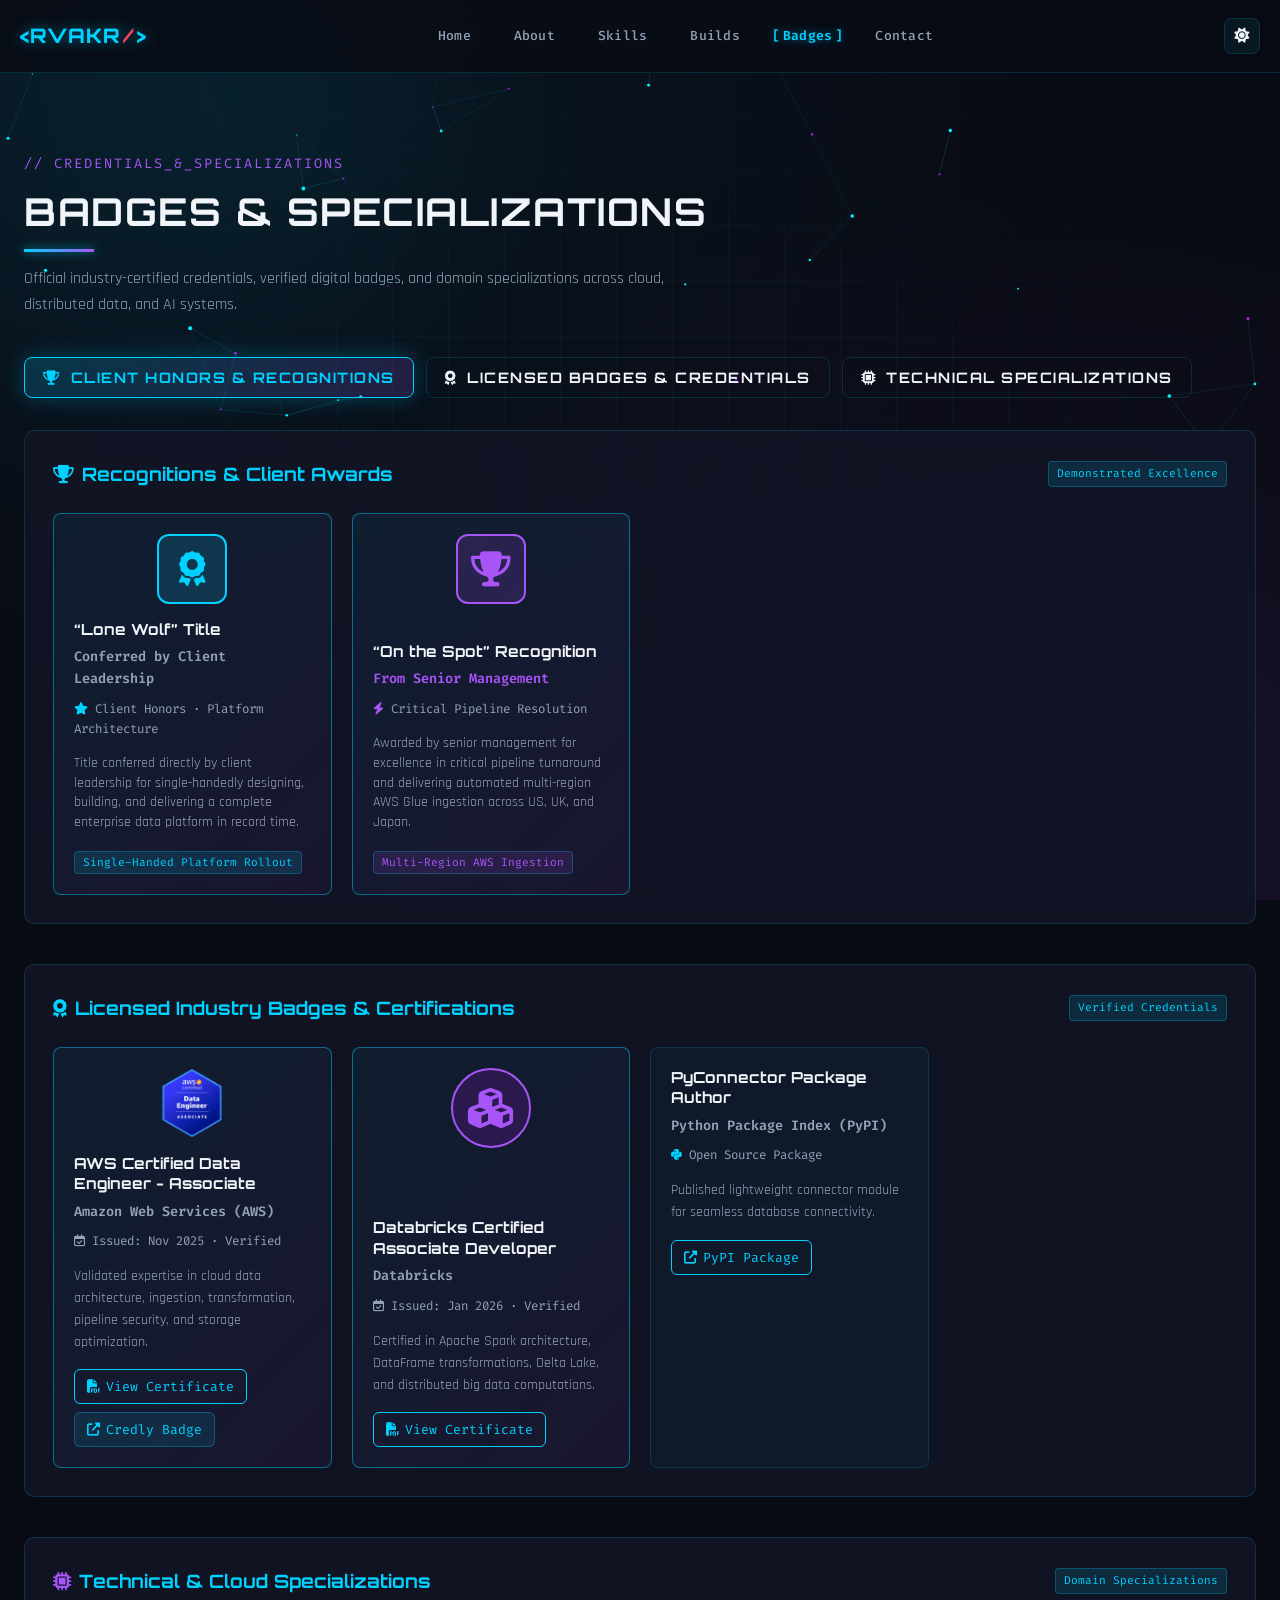
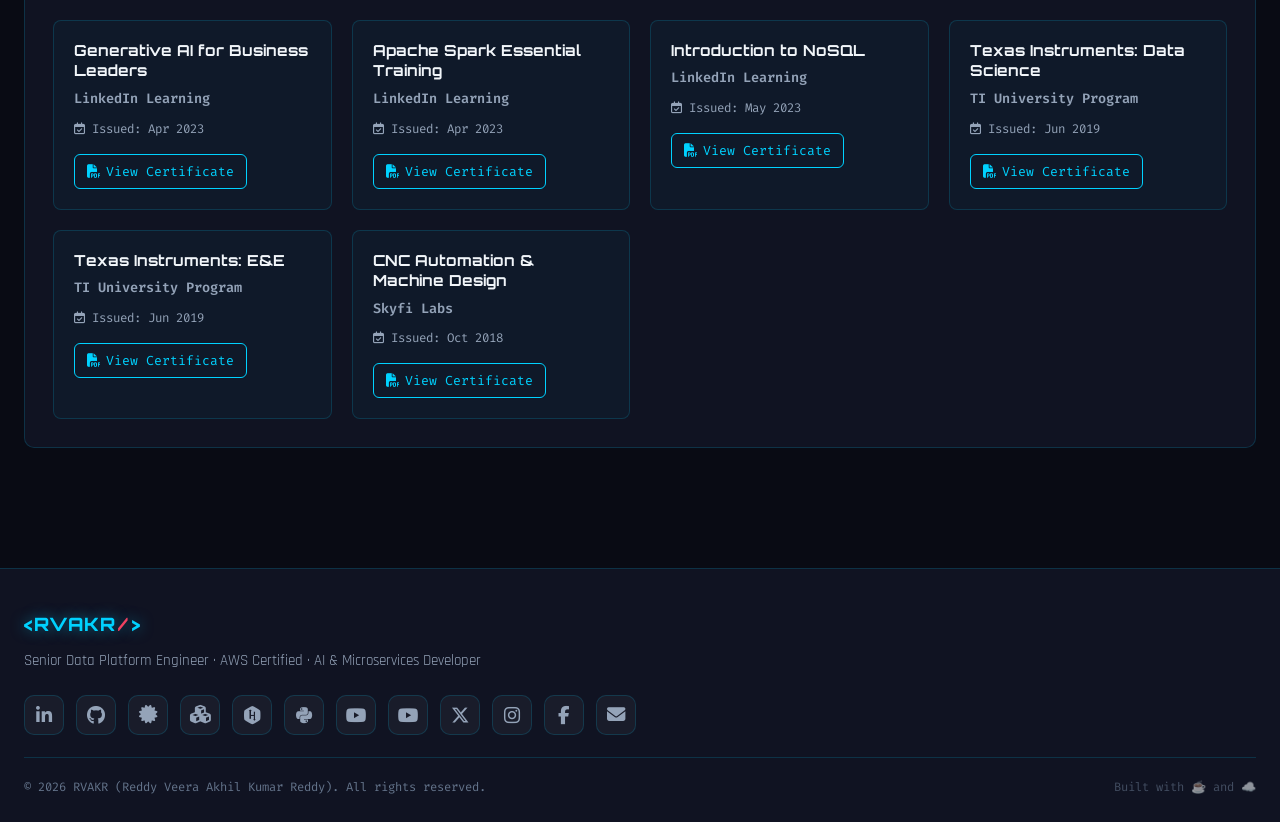
<file: pages/certifications.html>
<!DOCTYPE html>
<html lang="en" data-theme="dark">
<head>
    <meta charset="UTF-8">
    <meta name="viewport" content="width=device-width, initial-scale=1.0">
    <title>Badges &amp; Specializations - RVAKR</title>
    <meta name="description" content="Verified industry certifications, badges, and technical specializations for RVAKR (AWS Certified Data Engineer, Databricks Associate, and AI Specializations).">
    <meta name="author" content="RVAKR">
    <link rel="icon" type="image/png" href="../images/rvakr.png">
    <link rel="preconnect" href="https://fonts.googleapis.com">
    <link rel="preconnect" href="https://fonts.gstatic.com" crossorigin>
    <link href="https://fonts.googleapis.com/css2?family=Fira+Code:wght@400;500;700&family=Orbitron:wght@400;500;700;900&family=Rajdhani:wght@300;400;500;600;700&display=swap" rel="stylesheet">
    <link rel="stylesheet" href="https://cdnjs.cloudflare.com/ajax/libs/font-awesome/6.5.1/css/all.min.css">
    <!-- Google Analytics (GA4) -->
    <script async src="https://www.googletagmanager.com/gtag/js?id=G-RVAKRDATA0"></script>
    <script>
        window.dataLayer = window.dataLayer || [];
        function gtag(){dataLayer.push(arguments);}
        gtag('js', new Date());
        gtag('config', 'G-RVAKRDATA0');
    </script>
    <link rel="stylesheet" href="../css/style.css?v=2.1.2">
</head>
<body>
    <!-- Data + AI themed background canvas -->
    <div class="bg-layer">
        <canvas id="bg-canvas"></canvas>
        <div class="bg-grid-overlay"></div>
        <div class="bg-glow bg-glow-1"></div>
        <div class="bg-glow bg-glow-2"></div>
    </div>

    <div class="scroll-progress" id="scrollProgress"></div>

    <header class="site-header">
        <div class="header-inner">
            <a href="../index.html" class="logo">&lt;RVAKR<span class="slash">/</span>&gt;</a>
            <nav id="mainNav">
                <ul>
                    <li><a href="../index.html" class="nav-link">Home</a></li>
                    <li><a href="about.html" class="nav-link">About</a></li>
                    <li><a href="skills.html" class="nav-link">Skills</a></li>
                    <li><a href="projects.html" class="nav-link">Builds</a></li>
                    <li><a href="certifications.html" class="nav-link active">Badges</a></li>
                    <li><a href="contact.html" class="nav-link">Contact</a></li>
                </ul>
            </nav>
            <div class="header-controls">
                <button class="control-btn" id="themeToggle" aria-label="Toggle theme" title="Toggle theme">
                    <i class="fas fa-moon"></i>
                </button>
                <button class="control-btn mobile-menu-btn" id="mobileMenuBtn" aria-label="Toggle menu" title="Menu">
                    <i class="fas fa-bars"></i>
                </button>
            </div>
        </div>
    </header>

    <main>
        <section class="section">
            <div class="container">
                <div class="section-head">
                    <span class="section-tag">// CREDENTIALS_&amp;_SPECIALIZATIONS</span>
                    <h2>Badges &amp; Specializations</h2>
                    <p class="section-desc">
                        Official industry-certified credentials, verified digital badges, and domain specializations across cloud, distributed data, and AI systems.
                    </p>
                </div>

                <!-- In-Page Category Filter Buttons (Top of Page) -->
                <div style="display: flex; gap: 12px; margin-bottom: 2rem; flex-wrap: wrap;">
                    <a href="#client-awards" class="btn btn-primary" style="font-size: 0.9rem; padding: 8px 18px;">
                        <i class="fas fa-trophy"></i> Client Honors &amp; Recognitions
                    </a>
                    <a href="#licensed-badges" class="btn btn-outline" style="font-size: 0.9rem; padding: 8px 18px;">
                        <i class="fas fa-award"></i> Licensed Badges &amp; Credentials
                    </a>
                    <a href="#specializations" class="btn btn-outline" style="font-size: 0.9rem; padding: 8px 18px;">
                        <i class="fas fa-microchip"></i> Technical Specializations
                    </a>
                </div>

                <!-- 1. Recognitions & Client Awards -->
                <div class="card cert-category" id="client-awards" style="margin-bottom: 2.5rem; scroll-margin-top: 90px;">
                    <div style="display: flex; justify-content: space-between; align-items: center; margin-bottom: 1.5rem; flex-wrap: wrap; gap: 8px;">
                        <h3 style="margin: 0;"><i class="fas fa-trophy" style="color: var(--primary); margin-right: 0.5rem;"></i>Recognitions &amp; Client Awards</h3>
                        <span class="badge-tag">Demonstrated Excellence</span>
                    </div>
                    <div class="cert-grid">
                        <!-- Lone Wolf -->
                        <div class="cert-card featured">
                            <div class="cert-header">
                                <div style="display:flex; align-items:center; justify-content:center; width:70px; height:70px; border-radius:12px; background:rgba(0,210,255,0.15); border:2px solid var(--primary);">
                                    <i class="fas fa-award" style="font-size:2.2rem; color:var(--primary);"></i>
                                </div>
                            </div>
                            <div class="cert-content">
                                <h4>“Lone Wolf” Title</h4>
                                <p class="cert-issuer">Conferred by Client Leadership</p>
                                <p class="cert-dates"><i class="fas fa-star" style="color: var(--primary);"></i> Client Honors · Platform Architecture</p>
                                <p style="font-size: 0.85rem; color: var(--text-dim); margin-bottom: 1rem; line-height: 1.45;">Title conferred directly by client leadership for single-handedly designing, building, and delivering a complete enterprise data platform in record time.</p>
                                <span class="badge-tag" style="background: rgba(var(--primary-rgb), 0.12); color: var(--primary);">Single-Handed Platform Rollout</span>
                            </div>
                        </div>

                        <!-- On the Spot -->
                        <div class="cert-card featured">
                            <div class="cert-header">
                                <div style="display:flex; align-items:center; justify-content:center; width:70px; height:70px; border-radius:12px; background:rgba(168,85,247,0.15); border:2px solid var(--secondary);">
                                    <i class="fas fa-trophy" style="font-size:2.2rem; color:var(--secondary);"></i>
                                </div>
                            </div>
                            <div class="cert-content">
                                <h4>“On the Spot” Recognition</h4>
                                <p class="cert-issuer" style="color: var(--secondary);">From Senior Management</p>
                                <p class="cert-dates"><i class="fas fa-bolt" style="color: var(--secondary);"></i> Critical Pipeline Resolution</p>
                                <p style="font-size: 0.85rem; color: var(--text-dim); margin-bottom: 1rem; line-height: 1.45;">Awarded by senior management for excellence in critical pipeline turnaround and delivering automated multi-region AWS Glue ingestion across US, UK, and Japan.</p>
                                <span class="badge-tag" style="background: rgba(var(--secondary-rgb), 0.12); color: var(--secondary);">Multi-Region AWS Ingestion</span>
                            </div>
                        </div>
                    </div>
                </div>

                <!-- 2. Licensed & Verified Industry Credentials -->
                <div class="card cert-category" id="licensed-badges" style="margin-bottom: 2.5rem; scroll-margin-top: 90px;">
                    <div style="display: flex; justify-content: space-between; align-items: center; margin-bottom: 1.5rem; flex-wrap: wrap; gap: 8px;">
                        <h3 style="margin: 0;"><i class="fas fa-award" style="color: var(--primary); margin-right: 0.5rem;"></i>Licensed Industry Badges &amp; Certifications</h3>
                        <span class="badge-tag">Verified Credentials</span>
                    </div>
                    <div class="cert-grid">
                        <!-- AWS Data Engineer -->
                        <div class="cert-card featured">
                            <div class="cert-header">
                                <img src="../images/licensed/aws-certified-data-engineer-associate.png" alt="AWS Certified Data Engineer" class="cert-badge">
                            </div>
                            <div class="cert-content">
                                <h4>AWS Certified Data Engineer - Associate</h4>
                                <p class="cert-issuer">Amazon Web Services (AWS)</p>
                                <p class="cert-dates"><i class="far fa-calendar-check"></i> Issued: Nov 2025 · Verified</p>
                                <p style="font-size: 0.85rem; color: var(--text-dim); margin-bottom: 1rem;">Validated expertise in cloud data architecture, ingestion, transformation, pipeline security, and storage optimization.</p>
                                <div style="display: flex; gap: 8px; flex-wrap: wrap;">
                                    <a href="../images/licensed/AWS Certified Data Engineer - Associate certificate.pdf" target="_blank" rel="noopener noreferrer" class="cert-link">
                                        <i class="fas fa-file-pdf"></i> View Certificate
                                    </a>
                                    <a href="https://www.credly.com/users/reddyveeraakhilkumarreddy.boreddy" target="_blank" rel="noopener noreferrer" class="cert-link" style="background: rgba(var(--primary-rgb), 0.1); border-color: rgba(var(--primary-rgb), 0.3);">
                                        <i class="fas fa-external-link-alt"></i> Credly Badge
                                    </a>
                                </div>
                            </div>
                        </div>

                        <!-- Databricks Certified -->
                        <div class="cert-card featured">
                            <div class="cert-header">
                                <div style="display:flex; align-items:center; justify-content:center; width:80px; height:80px; border-radius:50%; background:rgba(188,19,254,0.15); border:2px solid var(--secondary);">
                                    <i class="fas fa-cubes" style="font-size:2.5rem; color:var(--secondary);"></i>
                                </div>
                            </div>
                            <div class="cert-content">
                                <h4>Databricks Certified Associate Developer</h4>
                                <p class="cert-issuer">Databricks</p>
                                <p class="cert-dates"><i class="far fa-calendar-check"></i> Issued: Jan 2026 · Verified</p>
                                <p style="font-size: 0.85rem; color: var(--text-dim); margin-bottom: 1rem;">Certified in Apache Spark architecture, DataFrame transformations, Delta Lake, and distributed big data computations.</p>
                                <a href="../images/certificates/1365_3_823348_1768750382_Databricks - Generic.pdf" target="_blank" rel="noopener noreferrer" class="cert-link">
                                    <i class="fas fa-file-pdf"></i> View Certificate
                                </a>
                            </div>
                        </div>



                        <!-- PyPI Package Badge -->
                        <div class="cert-card">
                            <div class="cert-content">
                                <h4>PyConnector Package Author</h4>
                                <p class="cert-issuer">Python Package Index (PyPI)</p>
                                <p class="cert-dates"><i class="fab fa-python" style="color: var(--primary);"></i> Open Source Package</p>
                                <p style="font-size: 0.85rem; color: var(--text-dim); margin-bottom: 1rem;">Published lightweight connector module for seamless database connectivity.</p>
                                <a href="https://pypi.org/project/pyconnector/" target="_blank" rel="noopener noreferrer" class="cert-link">
                                    <i class="fas fa-external-link-alt"></i> PyPI Package
                                </a>
                            </div>
                        </div>
                    </div>
                </div>

                <!-- 2. Technical Specializations & Big Data -->
                <div class="card cert-category" id="specializations" style="scroll-margin-top: 90px;">
                    <div style="display: flex; justify-content: space-between; align-items: center; margin-bottom: 1.5rem; flex-wrap: wrap; gap: 8px;">
                        <h3 style="margin: 0;"><i class="fas fa-microchip" style="color: var(--secondary); margin-right: 0.5rem;"></i>Technical &amp; Cloud Specializations</h3>
                        <span class="badge-tag">Domain Specializations</span>
                    </div>
                    <div class="cert-grid">
                        <div class="cert-card">
                            <div class="cert-content">
                                <h4>Generative AI for Business Leaders</h4>
                                <p class="cert-issuer">LinkedIn Learning</p>
                                <p class="cert-dates"><i class="far fa-calendar-check"></i> Issued: Apr 2023</p>
                                <a href="../images/certificates/CertificateOfCompletion_Generative AI for Business Leaders.pdf" target="_blank" rel="noopener noreferrer" class="cert-link">
                                    <i class="fas fa-file-pdf"></i> View Certificate
                                </a>
                            </div>
                        </div>
                        <div class="cert-card">
                            <div class="cert-content">
                                <h4>Apache Spark Essential Training</h4>
                                <p class="cert-issuer">LinkedIn Learning</p>
                                <p class="cert-dates"><i class="far fa-calendar-check"></i> Issued: Apr 2023</p>
                                <a href="../images/certificates/CertificateOfCompletion_Apache Spark Essential Training Big Data Engineering.pdf" target="_blank" rel="noopener noreferrer" class="cert-link">
                                    <i class="fas fa-file-pdf"></i> View Certificate
                                </a>
                            </div>
                        </div>
                        <div class="cert-card">
                            <div class="cert-content">
                                <h4>Introduction to NoSQL</h4>
                                <p class="cert-issuer">LinkedIn Learning</p>
                                <p class="cert-dates"><i class="far fa-calendar-check"></i> Issued: May 2023</p>
                                <a href="../images/certificates/CertificateOfCompletion_Introduction to NoSQL.pdf" target="_blank" rel="noopener noreferrer" class="cert-link">
                                    <i class="fas fa-file-pdf"></i> View Certificate
                                </a>
                            </div>
                        </div>
                        <div class="cert-card">
                            <div class="cert-content">
                                <h4>Texas Instruments: Data Science</h4>
                                <p class="cert-issuer">TI University Program</p>
                                <p class="cert-dates"><i class="far fa-calendar-check"></i> Issued: Jun 2019</p>
                                <a href="../images/certificates/TEXAS INSTRUMENS DS.pdf" target="_blank" rel="noopener noreferrer" class="cert-link">
                                    <i class="fas fa-file-pdf"></i> View Certificate
                                </a>
                            </div>
                        </div>
                        <div class="cert-card">
                            <div class="cert-content">
                                <h4>Texas Instruments: E&amp;E</h4>
                                <p class="cert-issuer">TI University Program</p>
                                <p class="cert-dates"><i class="far fa-calendar-check"></i> Issued: Jun 2019</p>
                                <a href="../images/certificates/TEXAS INSTRUMENS BEE.pdf" target="_blank" rel="noopener noreferrer" class="cert-link">
                                    <i class="fas fa-file-pdf"></i> View Certificate
                                </a>
                            </div>
                        </div>
                        <div class="cert-card">
                            <div class="cert-content">
                                <h4>CNC Automation &amp; Machine Design</h4>
                                <p class="cert-issuer">Skyfi Labs</p>
                                <p class="cert-dates"><i class="far fa-calendar-check"></i> Issued: Oct 2018</p>
                                <a href="../images/certificates/CNC SKYFI.pdf" target="_blank" rel="noopener noreferrer" class="cert-link">
                                    <i class="fas fa-file-pdf"></i> View Certificate
                                </a>
                            </div>
                        </div>
                    </div>
                </div>
            </div>
        </section>
    </main>

    <footer class="site-footer">
        <div class="footer-inner">
            <div class="footer-brand">
                <div class="logo small">&lt;RVAKR<span class="slash">/</span>&gt;</div>
                <p>Senior Data Platform Engineer · AWS Certified · AI &amp; Microservices Developer</p>
            </div>
            <div class="footer-social" id="footerSocial"></div>
            <div class="footer-bottom">
                <p>© <span id="year"></span> RVAKR (Reddy Veera Akhil Kumar Reddy). All rights reserved.</p>
                <p class="dim">Built with ☕ and ☁️</p>
            </div>
        </div>
    </footer>

    <button class="back-to-top" id="backToTop" aria-label="Back to top"><i class="fas fa-chevron-up"></i></button>

    <script type="module" src="../js/main.js?v=2.1.2"></script>
</body>
</html>
</file>
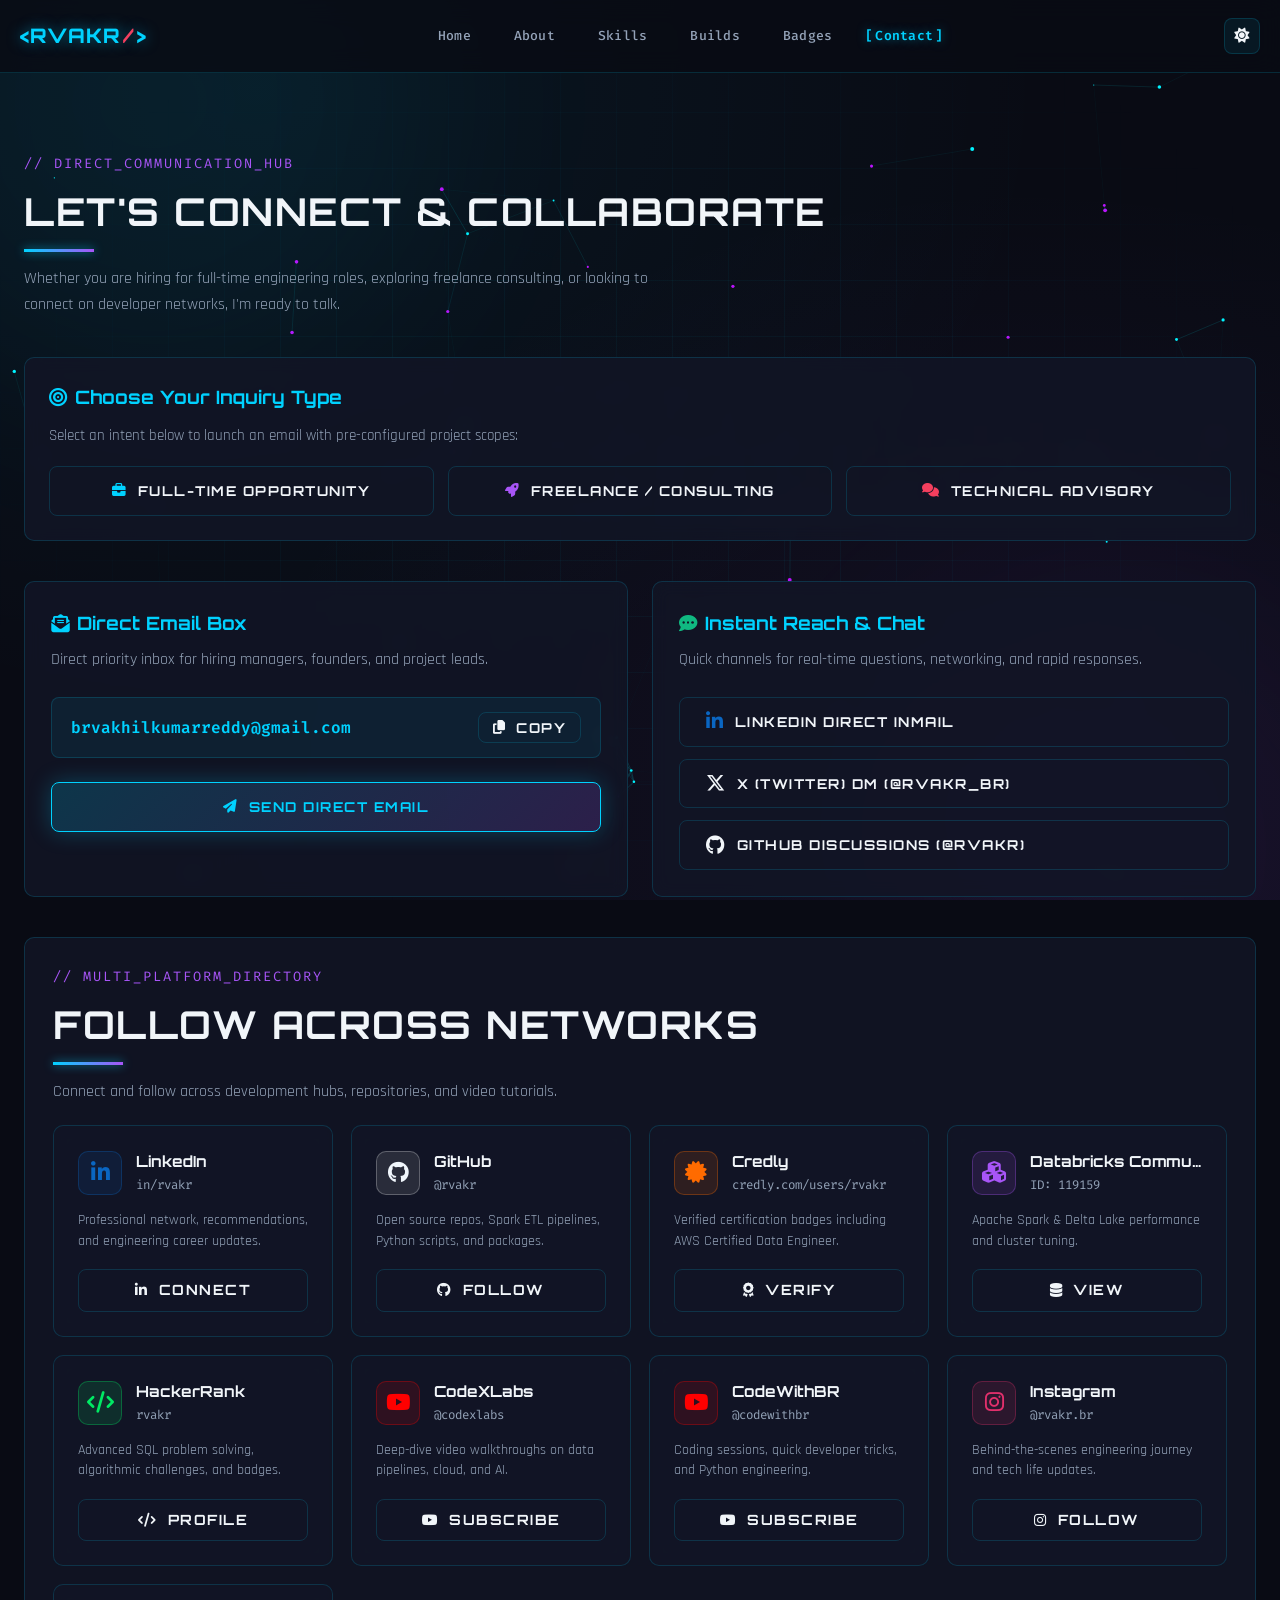
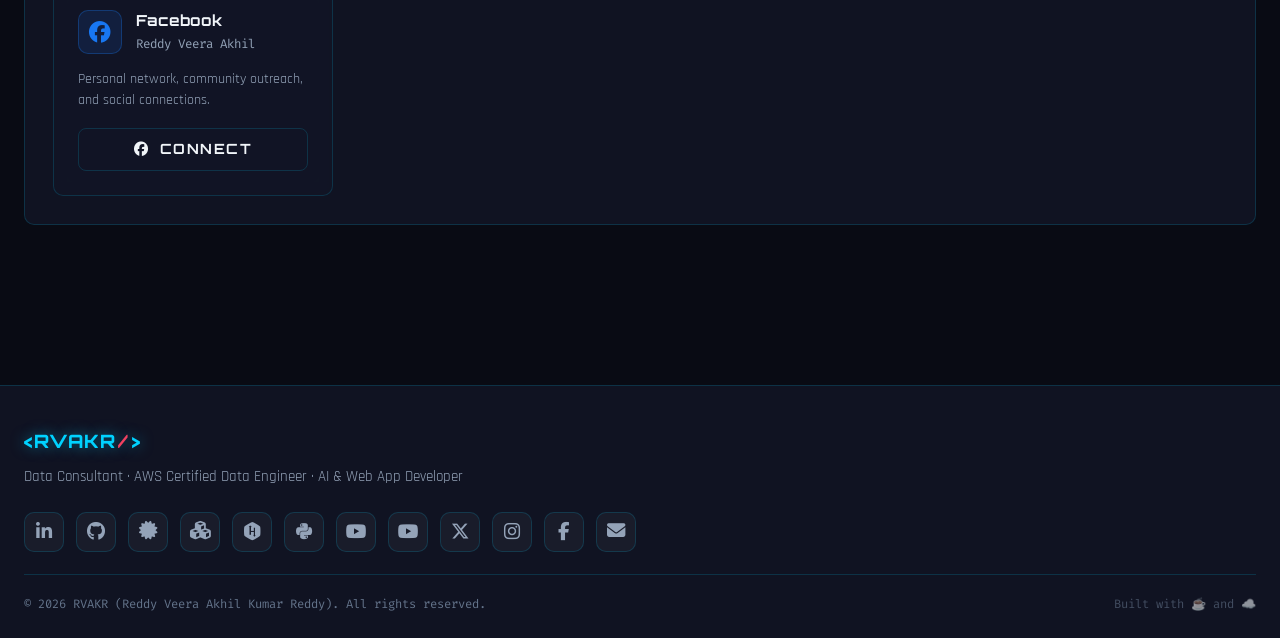
<file: pages/contact.html>
<!DOCTYPE html>
<html lang="en" data-theme="dark">
<head>
    <meta charset="UTF-8">
    <meta name="viewport" content="width=device-width, initial-scale=1.0">
    <title>Contact &amp; Connect - RVAKR Data Consultant</title>
    <meta name="description" content="Get in touch with RVAKR for data consultancy, full-time roles, freelance projects, instant chat, and social channels.">
    <meta name="author" content="RVAKR">
    <link rel="icon" type="image/png" href="../images/rvakr.png">
    <link rel="preconnect" href="https://fonts.googleapis.com">
    <link rel="preconnect" href="https://fonts.gstatic.com" crossorigin>
    <link href="https://fonts.googleapis.com/css2?family=Fira+Code:wght@400;500;700&family=Orbitron:wght@400;500;700;900&family=Rajdhani:wght@300;400;500;600;700&display=swap" rel="stylesheet">
    <link rel="stylesheet" href="https://cdnjs.cloudflare.com/ajax/libs/font-awesome/6.5.1/css/all.min.css">
    <!-- Google Analytics (GA4) -->
    <script async src="https://www.googletagmanager.com/gtag/js?id=G-RVAKRDATA0"></script>
    <script>
        window.dataLayer = window.dataLayer || [];
        function gtag(){dataLayer.push(arguments);}
        gtag('js', new Date());
        gtag('config', 'G-RVAKRDATA0');
    </script>
    <link rel="stylesheet" href="../css/style.css?v=2.1.2">
</head>
<body>
    <!-- Data + AI themed background canvas -->
    <div class="bg-layer">
        <canvas id="bg-canvas"></canvas>
        <div class="bg-grid-overlay"></div>
        <div class="bg-glow bg-glow-1"></div>
        <div class="bg-glow bg-glow-2"></div>
    </div>

    <div class="scroll-progress" id="scrollProgress"></div>

    <header class="site-header">
        <div class="header-inner">
            <a href="../index.html" class="logo">&lt;RVAKR<span class="slash">/</span>&gt;</a>
            <nav id="mainNav">
                <ul>
                    <li><a href="../index.html" class="nav-link">Home</a></li>
                    <li><a href="about.html" class="nav-link">About</a></li>
                    <li><a href="skills.html" class="nav-link">Skills</a></li>
                    <li><a href="projects.html" class="nav-link">Builds</a></li>
                    <li><a href="certifications.html" class="nav-link">Badges</a></li>
                    <li><a href="contact.html" class="nav-link active">Contact</a></li>
                </ul>
            </nav>
            <div class="header-controls">
                <button class="control-btn" id="themeToggle" aria-label="Toggle theme" title="Toggle theme">
                    <i class="fas fa-moon"></i>
                </button>
                <button class="control-btn mobile-menu-btn" id="mobileMenuBtn" aria-label="Toggle menu" title="Menu">
                    <i class="fas fa-bars"></i>
                </button>
            </div>
        </div>
    </header>

    <main>
        <section class="section">
            <div class="container">
                <div class="section-head">
                    <span class="section-tag">// DIRECT_COMMUNICATION_HUB</span>
                    <h2>Let's Connect &amp; Collaborate</h2>
                    <p class="section-desc">
                        Whether you are hiring for full-time engineering roles, exploring freelance consulting, or looking to connect on developer networks, I'm ready to talk.
                    </p>
                </div>

                <!-- Engagement Scope Fast Selectors -->
                <div class="card" style="margin-bottom: 2.5rem; padding: 24px;">
                    <h3 style="margin-bottom: 12px;"><i class="fas fa-bullseye" style="color: var(--primary); margin-right: 8px;"></i>Choose Your Inquiry Type</h3>
                    <p style="color: var(--text-dim); margin-bottom: 18px; font-size: 0.95rem;">Select an intent below to launch an email with pre-configured project scopes:</p>
                    <div class="card-grid" style="grid-template-columns: repeat(auto-fit, minmax(220px, 1fr)); gap: 14px;">
                        <a href="mailto:brvakhilkumarreddy@gmail.com?subject=%5BJob%20Opportunity%5D%20Senior%20Data%20Platform%20Engineer%20Role&body=Hi%20Akhil%2C%0A%0AWe%20are%20interested%20in%20discussing%20a%20role%20with%20our%20team.%0A%0ACompany%3A%20%0ARole%3A%20%0ALocation%2FRemote%3A%20" class="btn btn-outline" style="justify-content:center; text-align:center;">
                            <i class="fas fa-briefcase" style="color:var(--primary);"></i> Full-Time Opportunity
                        </a>
                        <a href="mailto:brvakhilkumarreddy@gmail.com?subject=%5BFreelance%2FConsultancy%5D%20Project%20Inquiry&body=Hi%20Akhil%2C%0A%0AWe%20have%20a%20data%2FAI%20project%20we%20would%20like%20your%20consultancy%20on.%0A%0AProject%20Scope%3A%20%0ATimeline%3A%20%0ABudget%20Range%3A%20" class="btn btn-outline" style="justify-content:center; text-align:center;">
                            <i class="fas fa-rocket" style="color:var(--secondary);"></i> Freelance / Consulting
                        </a>
                        <a href="mailto:brvakhilkumarreddy@gmail.com?subject=%5BAdvisory%2FDiscussion%5D%20Tech%20Collaboration&body=Hi%20Akhil%2C%0A%0AI%20would%20love%20to%20connect%20and%20chat%20about%3A%20" class="btn btn-outline" style="justify-content:center; text-align:center;">
                            <i class="fas fa-comments" style="color:var(--accent);"></i> Technical Advisory
                        </a>
                    </div>
                </div>

                <!-- Fast Direct Channels -->
                <div class="card-grid" style="grid-template-columns: repeat(auto-fit, minmax(320px, 1fr)); gap: 1.5rem; margin-bottom: 2.5rem;">
                    <!-- Email Direct Card -->
                    <div class="card contact-card">
                        <h3><i class="fas fa-envelope-open-text" style="color: var(--primary); margin-right: 0.5rem;"></i>Direct Email Box</h3>
                        <p style="color: var(--text-dim); margin-bottom: 1.5rem;">Direct priority inbox for hiring managers, founders, and project leads.</p>
                        <div class="email-box" style="display:flex; align-items:center; justify-content:space-between; background:rgba(var(--primary-rgb),0.07); border:1px solid var(--card-border); padding:0.85rem 1.2rem; border-radius:8px; margin-bottom:1.5rem;">
                            <span class="email-text" style="font-family:var(--font-mono); font-weight:600; color:var(--primary); word-break:break-all;">brvakhilkumarreddy@gmail.com</span>
                            <button class="btn btn-outline" id="copyEmailBtn" style="padding:0.4rem 0.85rem; font-size:0.85rem; margin-left:8px; white-space:nowrap;">
                                <i class="fas fa-copy"></i> Copy
                            </button>
                        </div>
                        <div style="display: flex; gap: 10px; flex-direction: column;">
                            <a href="mailto:brvakhilkumarreddy@gmail.com?subject=Project%20Inquiry%20from%20Portfolio" class="btn btn-primary" style="width:100%; text-align:center; justify-content:center;">
                                <i class="fas fa-paper-plane"></i> Send Direct Email
                            </a>
                        </div>
                    </div>

                    <!-- Instant Chat & Fast Reach -->
                    <div class="card contact-card">
                        <h3><i class="fas fa-comment-dots" style="color: var(--success); margin-right: 0.5rem;"></i>Instant Reach &amp; Chat</h3>
                        <p style="color: var(--text-dim); margin-bottom: 1.5rem;">Quick channels for real-time questions, networking, and rapid responses.</p>
                        <div style="display:flex; flex-direction:column; gap:12px;">
                            <a href="https://www.linkedin.com/in/rvakr" target="_blank" rel="noopener noreferrer" class="btn btn-outline" style="justify-content:flex-start; width:100%;">
                                <i class="fab fa-linkedin-in" style="color:#0a66c2; font-size:1.2rem;"></i> LinkedIn Direct InMail
                            </a>
                            <a href="https://x.com/rvakr_b" target="_blank" rel="noopener noreferrer" class="btn btn-outline" style="justify-content:flex-start; width:100%;">
                                <i class="fab fa-x-twitter" style="font-size:1.2rem;"></i> X (Twitter) DM (@rvakr_br)
                            </a>
                            <a href="https://github.com/RVAKR" target="_blank" rel="noopener noreferrer" class="btn btn-outline" style="justify-content:flex-start; width:100%;">
                                <i class="fab fa-github" style="font-size:1.2rem;"></i> GitHub Discussions (@RVAKR)
                            </a>
                        </div>
                    </div>
                </div>


                <!-- Verified Profiles & Community Networks -->
                <div class="card" style="margin-bottom: 2.5rem; padding: 28px;">
                    <div class="section-head" style="margin-bottom: 20px;">
                        <span class="section-tag">// MULTI_PLATFORM_DIRECTORY</span>
                        <h2>Follow Across Networks</h2>
                        <p class="section-desc">Connect and follow across development hubs, repositories, and video tutorials.</p>
                    </div>

                    <div class="card-grid" style="grid-template-columns: repeat(auto-fit, minmax(260px, 1fr)); gap: 18px;">
                        <!-- Professional -->
                        <div class="card profile-link-card">
                            <div class="profile-card-header">
                                <div class="profile-icon linkedin"><i class="fab fa-linkedin-in"></i></div>
                                <div class="profile-meta"><h4>LinkedIn</h4><span class="handle">in/rvakr</span></div>
                            </div>
                            <p class="profile-desc">Professional network, recommendations, and engineering career updates.</p>
                            <a href="https://www.linkedin.com/in/rvakr" target="_blank" rel="noopener noreferrer" class="btn btn-outline profile-action-btn"><i class="fab fa-linkedin-in"></i> Connect</a>
                        </div>

                        <!-- GitHub -->
                        <div class="card profile-link-card">
                            <div class="profile-card-header">
                                <div class="profile-icon github"><i class="fab fa-github"></i></div>
                                <div class="profile-meta"><h4>GitHub</h4><span class="handle">@rvakr</span></div>
                            </div>
                            <p class="profile-desc">Open source repos, Spark ETL pipelines, Python scripts, and packages.</p>
                            <a href="https://github.com/rvakr" target="_blank" rel="noopener noreferrer" class="btn btn-outline profile-action-btn"><i class="fab fa-github"></i> Follow</a>
                        </div>

                        <!-- Credly -->
                        <div class="card profile-link-card">
                            <div class="profile-card-header">
                                <div class="profile-icon credly"><i class="fas fa-certificate"></i></div>
                                <div class="profile-meta"><h4>Credly</h4><span class="handle">credly.com/users/rvakr</span></div>
                            </div>
                            <p class="profile-desc">Verified certification badges including AWS Certified Data Engineer.</p>
                            <a href="https://www.credly.com/users/rvakr" target="_blank" rel="noopener noreferrer" class="btn btn-outline profile-action-btn"><i class="fas fa-award"></i> Verify</a>
                        </div>

                        <!-- Databricks -->
                        <div class="card profile-link-card">
                            <div class="profile-card-header">
                                <div class="profile-icon databricks"><i class="fas fa-cubes"></i></div>
                                <div class="profile-meta"><h4>Databricks Community</h4><span class="handle">ID: 119159</span></div>
                            </div>
                            <p class="profile-desc">Apache Spark &amp; Delta Lake performance and cluster tuning.</p>
                            <a href="https://community.databricks.com/t5/user/viewprofilepage/user-id/119159" target="_blank" rel="noopener noreferrer" class="btn btn-outline profile-action-btn"><i class="fas fa-database"></i> View</a>
                        </div>

                        <!-- HackerRank -->
                        <div class="card profile-link-card">
                            <div class="profile-card-header">
                                <div class="profile-icon hackerrank"><i class="fas fa-code"></i></div>
                                <div class="profile-meta"><h4>HackerRank</h4><span class="handle">rvakr</span></div>
                            </div>
                            <p class="profile-desc">Advanced SQL problem solving, algorithmic challenges, and badges.</p>
                            <a href="https://www.hackerrank.com/profile/rvakr" target="_blank" rel="noopener noreferrer" class="btn btn-outline profile-action-btn"><i class="fas fa-code"></i> Profile</a>
                        </div>

                        <!-- YouTube CodeXLabs -->
                        <div class="card profile-link-card">
                            <div class="profile-card-header">
                                <div class="profile-icon youtube"><i class="fab fa-youtube"></i></div>
                                <div class="profile-meta"><h4>CodeXLabs</h4><span class="handle">@codexlabs</span></div>
                            </div>
                            <p class="profile-desc">Deep-dive video walkthroughs on data pipelines, cloud, and AI.</p>
                            <a href="https://www.youtube.com/@codexlabs" target="_blank" rel="noopener noreferrer" class="btn btn-outline profile-action-btn"><i class="fab fa-youtube"></i> Subscribe</a>
                        </div>

                        <!-- YouTube CodeWithBR -->
                        <div class="card profile-link-card">
                            <div class="profile-card-header">
                                <div class="profile-icon youtube"><i class="fab fa-youtube"></i></div>
                                <div class="profile-meta"><h4>CodeWithBR</h4><span class="handle">@codewithbr</span></div>
                            </div>
                            <p class="profile-desc">Coding sessions, quick developer tricks, and Python engineering.</p>
                            <a href="https://www.youtube.com/@codewithbr" target="_blank" rel="noopener noreferrer" class="btn btn-outline profile-action-btn"><i class="fab fa-youtube"></i> Subscribe</a>
                        </div>

                        <!-- Instagram -->
                        <div class="card profile-link-card">
                            <div class="profile-card-header">
                                <div class="profile-icon instagram"><i class="fab fa-instagram"></i></div>
                                <div class="profile-meta"><h4>Instagram</h4><span class="handle">@rvakr.br</span></div>
                            </div>
                            <p class="profile-desc">Behind-the-scenes engineering journey and tech life updates.</p>
                            <a href="https://www.instagram.com/rvakr.br/" target="_blank" rel="noopener noreferrer" class="btn btn-outline profile-action-btn"><i class="fab fa-instagram"></i> Follow</a>
                        </div>

                        <!-- Facebook -->
                        <div class="card profile-link-card">
                            <div class="profile-card-header">
                                <div class="profile-icon facebook"><i class="fab fa-facebook"></i></div>
                                <div class="profile-meta"><h4>Facebook</h4><span class="handle">Reddy Veera Akhil</span></div>
                            </div>
                            <p class="profile-desc">Personal network, community outreach, and social connections.</p>
                            <a href="https://www.facebook.com/ReddyVeeraAkhilKumarReddy/" target="_blank" rel="noopener noreferrer" class="btn btn-outline profile-action-btn"><i class="fab fa-facebook"></i> Connect</a>
                        </div>
                    </div>
                </div>
            </div>
        </section>
    </main>

    <footer class="site-footer">
        <div class="footer-inner">
            <div class="footer-brand">
                <div class="logo small">&lt;RVAKR<span class="slash">/</span>&gt;</div>
                <p>Data Consultant · AWS Certified Data Engineer · AI &amp; Web App Developer</p>
            </div>
            <div class="footer-social" id="footerSocial"></div>
            <div class="footer-bottom">
                <p>© <span id="year"></span> RVAKR (Reddy Veera Akhil Kumar Reddy). All rights reserved.</p>
                <p class="dim">Built with ☕ and ☁️</p>
            </div>
        </div>
    </footer>

    <button class="back-to-top" id="backToTop" aria-label="Back to top"><i class="fas fa-chevron-up"></i></button>

    <script type="module" src="../js/main.js?v=2.1.2"></script>
    <script>
        document.getElementById('copyEmailBtn').addEventListener('click', () => {
            const email = 'contactmail.br@gmail.com';
            navigator.clipboard.writeText(email).then(() => {
                const toast = document.createElement('div');
                toast.style.cssText = 'position:fixed; bottom:30px; left:50%; transform:translateX(-50%); background:var(--primary); color:var(--bg); padding:10px 24px; border-radius:8px; font-family:var(--font-mono); font-size:0.9rem; font-weight:600; z-index:9999; box-shadow:0 8px 24px rgba(0,0,0,0.4); animation:fadeIn 0.3s ease;';
                toast.innerHTML = '<i class="fas fa-check-circle"></i> Email copied to clipboard!';
                document.body.appendChild(toast);
                setTimeout(() => toast.remove(), 2200);
            });
        });
    </script>
</body>
</html>
</file>
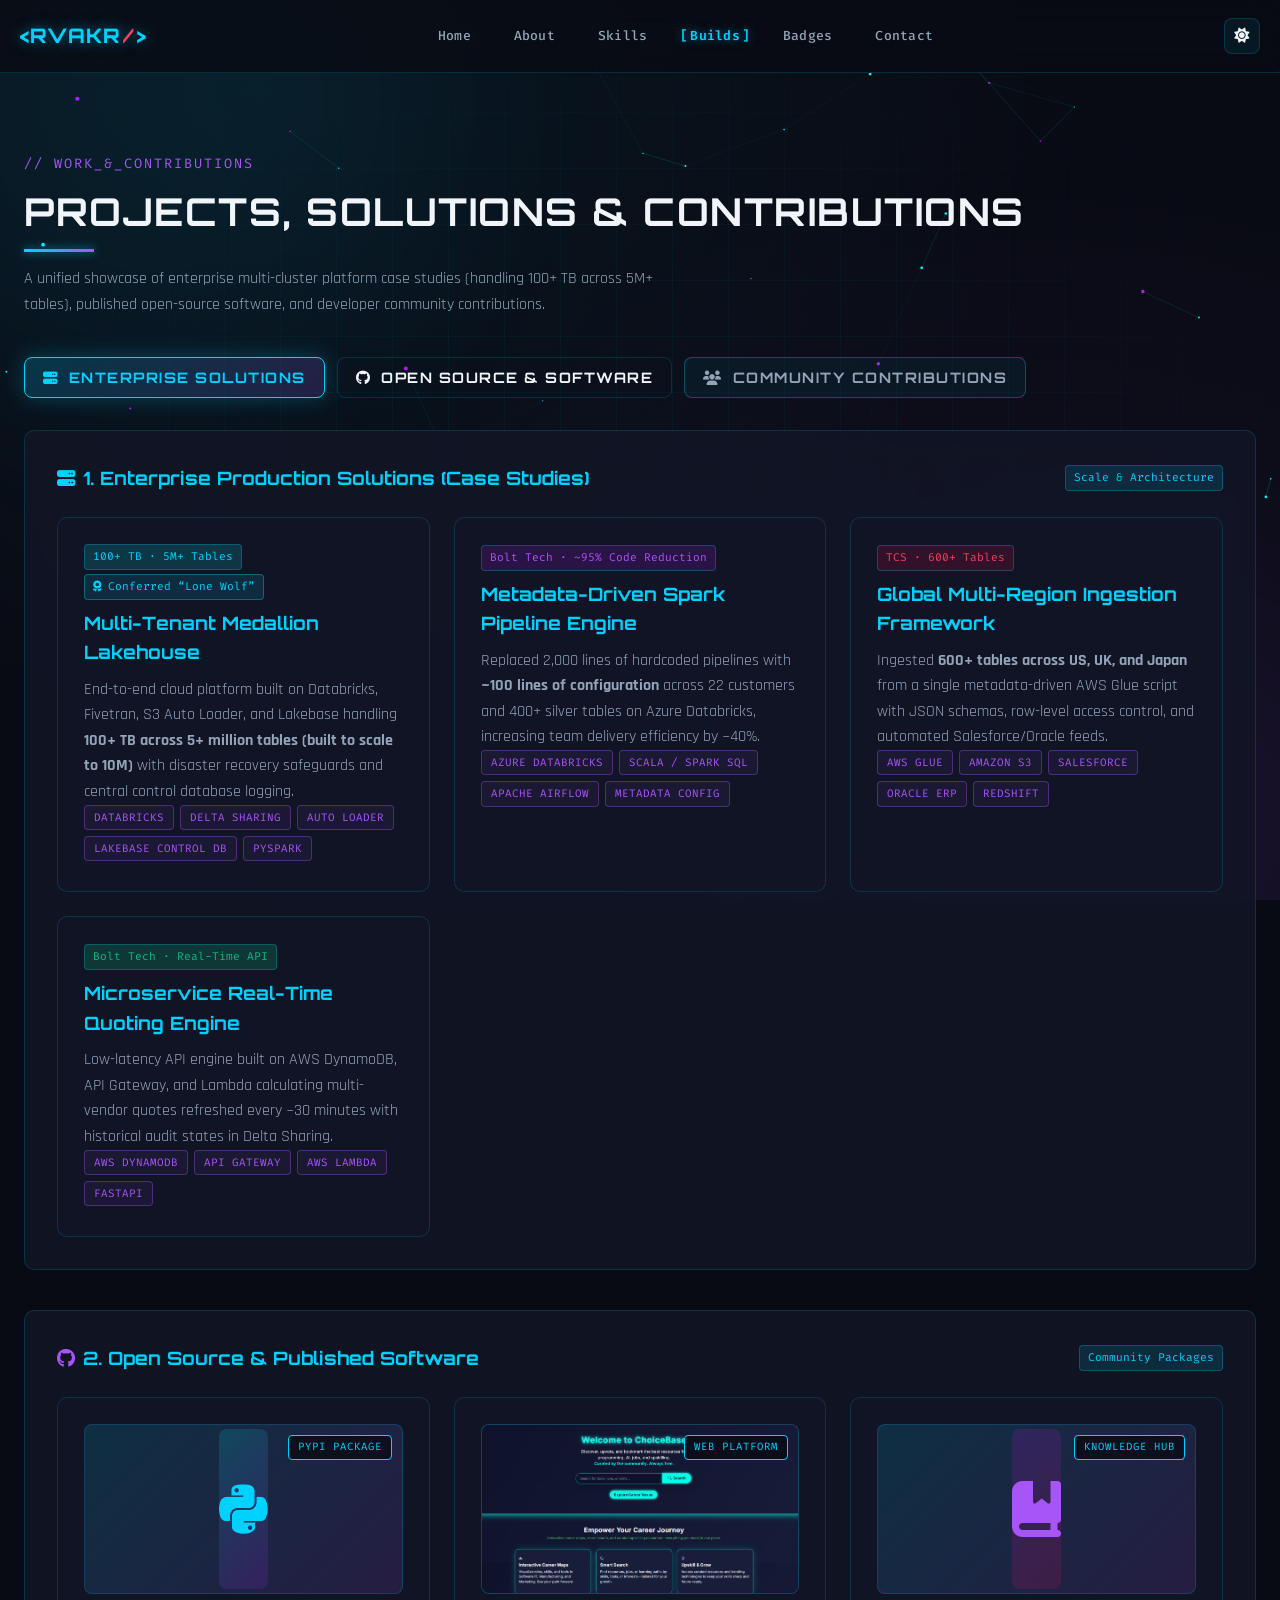
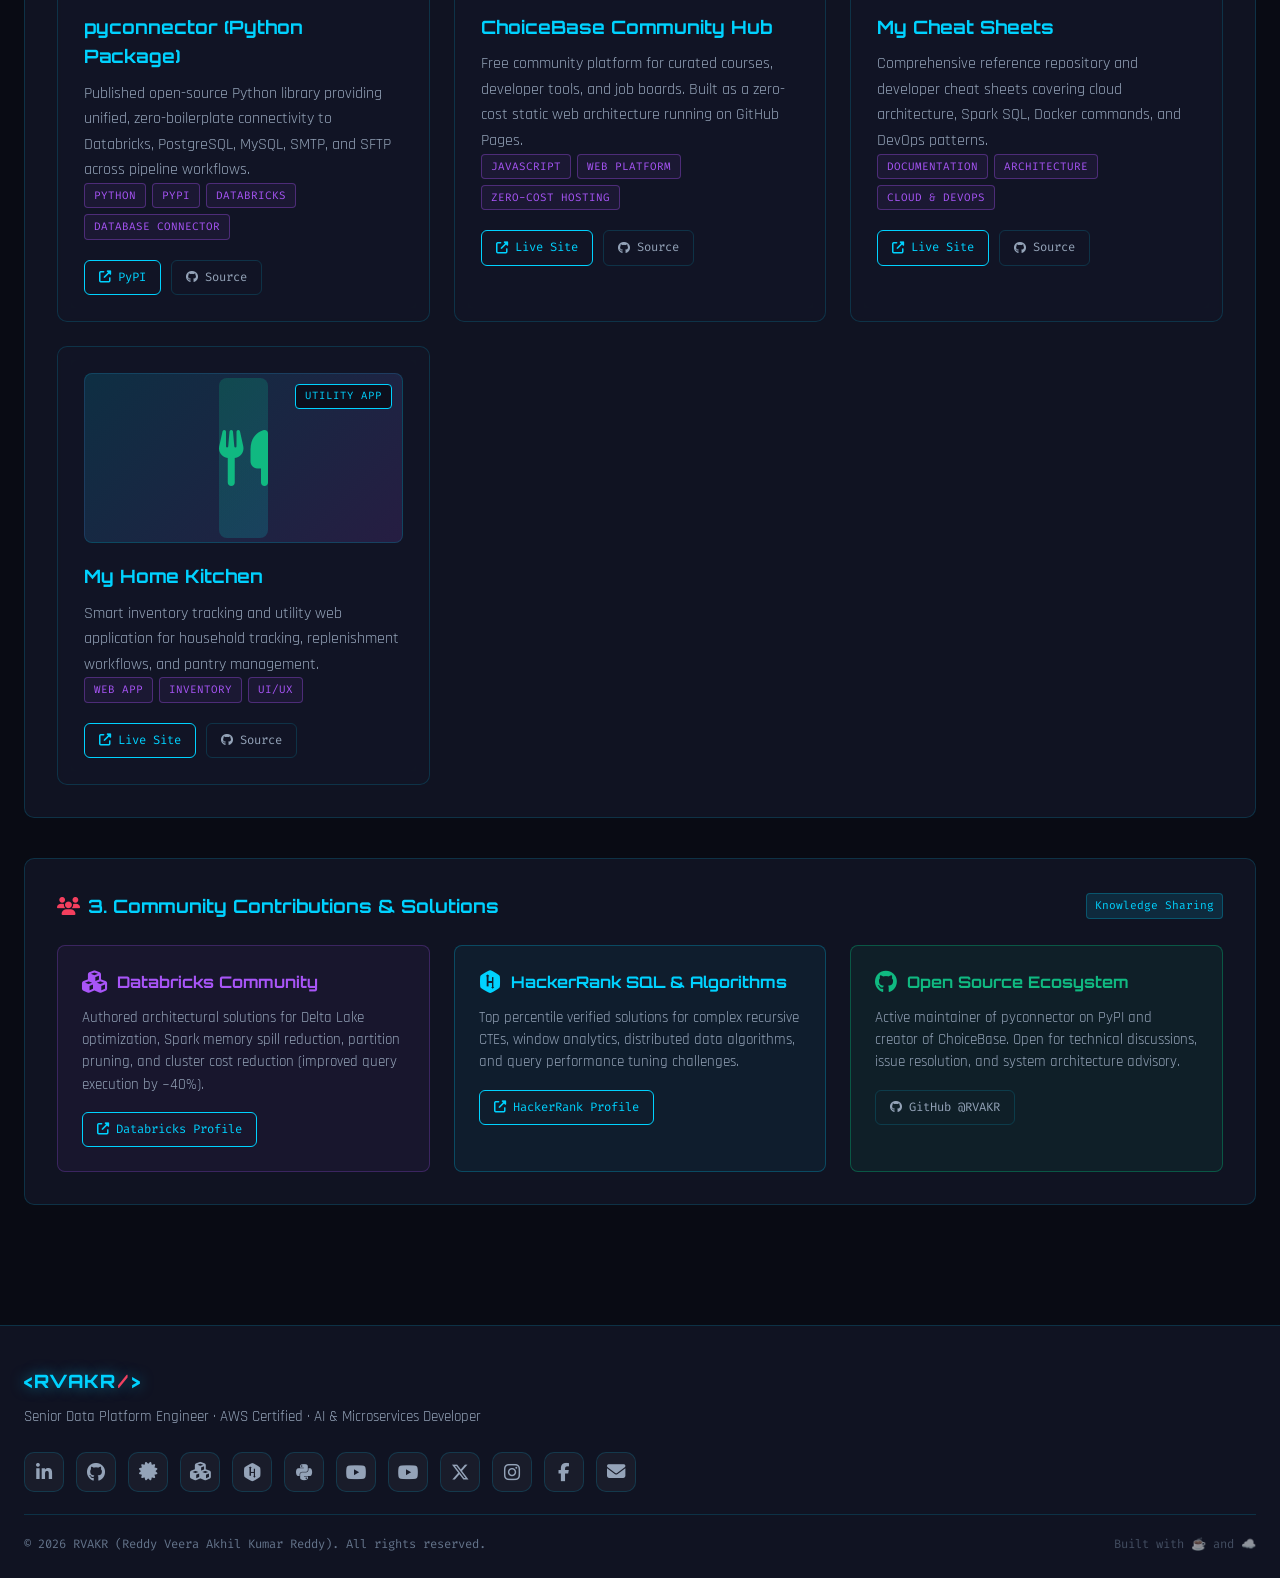
<file: pages/projects.html>
<!DOCTYPE html>
<html lang="en" data-theme="dark">
<head>
    <meta charset="UTF-8">
    <meta name="viewport" content="width=device-width, initial-scale=1.0">
    <title>Projects, Solutions &amp; Contributions - RVAKR</title>
    <meta name="description" content="Enterprise data platform solutions, open-source software (pyconnector, ChoiceBase), and community technical contributions by RVAKR.">
    <meta name="author" content="RVAKR">
    <link rel="icon" type="image/png" href="../images/rvakr.png">
    <link rel="preconnect" href="https://fonts.googleapis.com">
    <link rel="preconnect" href="https://fonts.gstatic.com" crossorigin>
    <link href="https://fonts.googleapis.com/css2?family=Fira+Code:wght@400;500;700&family=Orbitron:wght@400;500;700;900&family=Rajdhani:wght@300;400;500;600;700&display=swap" rel="stylesheet">
    <link rel="stylesheet" href="https://cdnjs.cloudflare.com/ajax/libs/font-awesome/6.5.1/css/all.min.css">
    <!-- Google Analytics (GA4) -->
    <script async src="https://www.googletagmanager.com/gtag/js?id=G-RVAKRDATA0"></script>
    <script>
        window.dataLayer = window.dataLayer || [];
        function gtag(){dataLayer.push(arguments);}
        gtag('js', new Date());
        gtag('config', 'G-RVAKRDATA0');
    </script>
    <link rel="stylesheet" href="../css/style.css?v=2.1.2">
</head>
<body>
    <!-- Data + AI themed background canvas -->
    <div class="bg-layer">
        <canvas id="bg-canvas"></canvas>
        <div class="bg-grid-overlay"></div>
        <div class="bg-glow bg-glow-1"></div>
        <div class="bg-glow bg-glow-2"></div>
    </div>

    <div class="scroll-progress" id="scrollProgress"></div>

    <header class="site-header">
        <div class="header-inner">
            <a href="../index.html" class="logo">&lt;RVAKR<span class="slash">/</span>&gt;</a>
            <nav id="mainNav">
                <ul>
                    <li><a href="../index.html" class="nav-link">Home</a></li>
                    <li><a href="about.html" class="nav-link">About</a></li>
                    <li><a href="skills.html" class="nav-link">Skills</a></li>
                    <li><a href="projects.html" class="nav-link active">Builds</a></li>
                    <li><a href="certifications.html" class="nav-link">Badges</a></li>
                    <li><a href="contact.html" class="nav-link">Contact</a></li>
                </ul>
            </nav>
            <div class="header-controls">
                <button class="control-btn" id="themeToggle" aria-label="Toggle theme" title="Toggle theme">
                    <i class="fas fa-moon"></i>
                </button>
                <button class="control-btn mobile-menu-btn" id="mobileMenuBtn" aria-label="Toggle menu" title="Menu">
                    <i class="fas fa-bars"></i>
                </button>
            </div>
        </div>
    </header>

    <main>
        <section class="section">
            <div class="container">
                <div class="section-head">
                    <span class="section-tag">// WORK_&amp;_CONTRIBUTIONS</span>
                    <h2>Projects, Solutions &amp; Contributions</h2>
                    <p class="section-desc">
                        A unified showcase of enterprise multi-cluster platform case studies (handling 100+ TB across 5M+ tables), published open-source software, and developer community contributions.
                    </p>
                </div>

                <!-- In-Page Category Filter Buttons (Top of Page) -->
                <div style="display: flex; gap: 12px; margin-bottom: 2rem; flex-wrap: wrap;">
                    <a href="#enterprise-solutions" class="btn btn-primary" style="font-size: 0.9rem; padding: 8px 18px;">
                        <i class="fas fa-server"></i> Enterprise Solutions
                    </a>
                    <a href="#open-source" class="btn btn-outline" style="font-size: 0.9rem; padding: 8px 18px;">
                        <i class="fab fa-github"></i> Open Source &amp; Software
                    </a>
                    <a href="#community-solutions" class="btn btn-ghost" style="font-size: 0.9rem; padding: 8px 18px;">
                        <i class="fas fa-users"></i> Community Contributions
                    </a>
                </div>

                <!-- 1. Enterprise Production Solutions & Architectures -->
                <div class="card" id="enterprise-solutions" style="margin-bottom: 2.5rem; padding: 2rem; scroll-margin-top: 90px;">
                    <div style="display: flex; justify-content: space-between; align-items: center; margin-bottom: 1.5rem; flex-wrap: wrap; gap: 8px;">
                        <h3 style="margin: 0;"><i class="fas fa-server" style="color: var(--primary); margin-right: 0.5rem;"></i>1. Enterprise Production Solutions (Case Studies)</h3>
                        <span class="badge-tag">Scale &amp; Architecture</span>
                    </div>
                    <div class="card-grid">
                        <!-- 2M Tables Lakehouse -->
                        <div class="card project-card">
                            <div class="project-content">
                                <div style="display: flex; justify-content: space-between; align-items: flex-start; margin-bottom: 0.5rem; flex-wrap: wrap; gap: 4px;">
                                    <span class="badge-tag" style="background: rgba(0,243,255,0.15); color: var(--primary);">100+ TB · 5M+ Tables</span>
                                    <span class="badge-tag" style="border-color: rgba(0,243,255,0.3);"><i class="fas fa-award"></i> Conferred “Lone Wolf”</span>
                                </div>
                                <h3>Multi-Tenant Medallion Lakehouse</h3>
                                <p class="project-desc">End-to-end cloud platform built on Databricks, Fivetran, S3 Auto Loader, and Lakebase handling <strong>100+ TB across 5+ million tables (built to scale to 10M)</strong> with disaster recovery safeguards and central control database logging.</p>
                                <div class="tech-tags">
                                    <span class="tech-tag">Databricks</span>
                                    <span class="tech-tag">Delta Sharing</span>
                                    <span class="tech-tag">Auto Loader</span>
                                    <span class="tech-tag">Lakebase Control DB</span>
                                    <span class="tech-tag">PySpark</span>
                                </div>
                            </div>
                        </div>

                        <!-- 95% Less Code Framework -->
                        <div class="card project-card">
                            <div class="project-content">
                                <span class="badge-tag" style="background: rgba(188,19,254,0.15); color: var(--secondary); margin-bottom: 0.5rem; display: inline-block;">Bolt Tech · ~95% Code Reduction</span>
                                <h3>Metadata-Driven Spark Pipeline Engine</h3>
                                <p class="project-desc">Replaced 2,000 lines of hardcoded pipelines with <strong>~100 lines of configuration</strong> across 22 customers and 400+ silver tables on Azure Databricks, increasing team delivery efficiency by ~40%.</p>
                                <div class="tech-tags">
                                    <span class="tech-tag">Azure Databricks</span>
                                    <span class="tech-tag">Scala / Spark SQL</span>
                                    <span class="tech-tag">Apache Airflow</span>
                                    <span class="tech-tag">Metadata Config</span>
                                </div>
                            </div>
                        </div>

                        <!-- Global Glue Ingestion -->
                        <div class="card project-card">
                            <div class="project-content">
                                <span class="badge-tag" style="background: rgba(255,0,85,0.15); color: var(--accent); margin-bottom: 0.5rem; display: inline-block;">TCS · 600+ Tables</span>
                                <h3>Global Multi-Region Ingestion Framework</h3>
                                <p class="project-desc">Ingested <strong>600+ tables across US, UK, and Japan</strong> from a single metadata-driven AWS Glue script with JSON schemas, row-level access control, and automated Salesforce/Oracle feeds.</p>
                                <div class="tech-tags">
                                    <span class="tech-tag">AWS Glue</span>
                                    <span class="tech-tag">Amazon S3</span>
                                    <span class="tech-tag">Salesforce</span>
                                    <span class="tech-tag">Oracle ERP</span>
                                    <span class="tech-tag">Redshift</span>
                                </div>
                            </div>
                        </div>

                        <!-- Low Latency DynamoDB Quoting API -->
                        <div class="card project-card">
                            <div class="project-content">
                                <span class="badge-tag" style="background: rgba(0,255,157,0.15); color: var(--success); margin-bottom: 0.5rem; display: inline-block;">Bolt Tech · Real-Time API</span>
                                <h3>Microservice Real-Time Quoting Engine</h3>
                                <p class="project-desc">Low-latency API engine built on AWS DynamoDB, API Gateway, and Lambda calculating multi-vendor quotes refreshed every ~30 minutes with historical audit states in Delta Sharing.</p>
                                <div class="tech-tags">
                                    <span class="tech-tag">AWS DynamoDB</span>
                                    <span class="tech-tag">API Gateway</span>
                                    <span class="tech-tag">AWS Lambda</span>
                                    <span class="tech-tag">FastAPI</span>
                                </div>
                            </div>
                        </div>
                    </div>
                </div>

                <!-- 2. Open Source & Published Software -->
                <div class="card" id="open-source" style="margin-bottom: 2.5rem; padding: 2rem; scroll-margin-top: 90px;">
                    <div style="display: flex; justify-content: space-between; align-items: center; margin-bottom: 1.5rem; flex-wrap: wrap; gap: 8px;">
                        <h3 style="margin: 0;"><i class="fab fa-github" style="color: var(--secondary); margin-right: 0.5rem;"></i>2. Open Source &amp; Published Software</h3>
                        <span class="badge-tag">Community Packages</span>
                    </div>
                    <div class="card-grid">
                        <!-- PyConnector -->
                        <div class="card project-card">
                            <div class="project-media">
                                <div class="media-placeholder" style="background: linear-gradient(135deg, rgba(0,243,255,0.15), rgba(188,19,254,0.15)); display:flex; align-items:center; justify-content:center; height: 160px; border-radius: 8px;">
                                    <i class="fab fa-python media-icon" style="font-size: 3.5rem; color: var(--primary);"></i>
                                </div>
                                <div class="project-badge">PyPI Package</div>
                            </div>
                            <div class="project-content">
                                <h3>pyconnector (Python Package)</h3>
                                <p class="project-desc">Published open-source Python library providing unified, zero-boilerplate connectivity to Databricks, PostgreSQL, MySQL, SMTP, and SFTP across pipeline workflows.</p>
                                <div class="tech-tags">
                                    <span class="tech-tag">Python</span>
                                    <span class="tech-tag">PyPI</span>
                                    <span class="tech-tag">Databricks</span>
                                    <span class="tech-tag">Database Connector</span>
                                </div>
                                <div class="project-links">
                                    <a href="https://pypi.org/project/pyconnector/" target="_blank" rel="noopener noreferrer" class="project-link"><i class="fas fa-external-link-alt"></i> PyPI</a>
                                    <a href="https://github.com/rvakr/pyconnector" target="_blank" rel="noopener noreferrer" class="project-link source"><i class="fab fa-github"></i> Source</a>
                                </div>
                            </div>
                        </div>

                        <!-- ChoiceBase -->
                        <div class="card project-card">
                            <div class="project-media">
                                <img src="../images/project_choicebase.png" alt="ChoiceBase Project" class="project-image" onerror="this.outerHTML='<div class=\'media-placeholder\'><i class=\'fas fa-balance-scale media-icon\'></i></div>'">
                                <div class="project-badge">Web Platform</div>
                            </div>
                            <div class="project-content">
                                <h3>ChoiceBase Community Hub</h3>
                                <p class="project-desc">Free community platform for curated courses, developer tools, and job boards. Built as a zero-cost static web architecture running on GitHub Pages.</p>
                                <div class="tech-tags">
                                    <span class="tech-tag">JavaScript</span>
                                    <span class="tech-tag">Web Platform</span>
                                    <span class="tech-tag">Zero-Cost Hosting</span>
                                </div>
                                <div class="project-links">
                                    <a href="https://choicebase.github.io/" target="_blank" rel="noopener noreferrer" class="project-link"><i class="fas fa-external-link-alt"></i> Live Site</a>
                                    <a href="https://github.com/choicebase/choicebase.github.io" target="_blank" rel="noopener noreferrer" class="project-link source"><i class="fab fa-github"></i> Source</a>
                                </div>
                            </div>
                        </div>

                        <!-- My Cheat Sheets -->
                        <div class="card project-card">
                            <div class="project-media">
                                <div class="media-placeholder" style="background: linear-gradient(135deg, rgba(188,19,254,0.15), rgba(255,0,85,0.15)); display:flex; align-items:center; justify-content:center; height: 160px; border-radius: 8px;">
                                    <i class="fas fa-book-bookmark media-icon" style="font-size: 3.5rem; color: var(--secondary);"></i>
                                </div>
                                <div class="project-badge">Knowledge Hub</div>
                            </div>
                            <div class="project-content">
                                <h3>My Cheat Sheets</h3>
                                <p class="project-desc">Comprehensive reference repository and developer cheat sheets covering cloud architecture, Spark SQL, Docker commands, and DevOps patterns.</p>
                                <div class="tech-tags">
                                    <span class="tech-tag">Documentation</span>
                                    <span class="tech-tag">Architecture</span>
                                    <span class="tech-tag">Cloud &amp; DevOps</span>
                                </div>
                                <div class="project-links">
                                    <a href="https://my-cheat-sheets.github.io/" target="_blank" rel="noopener noreferrer" class="project-link"><i class="fas fa-external-link-alt"></i> Live Site</a>
                                    <a href="https://github.com/my-cheat-sheets/my-cheat-sheets.github.io" target="_blank" rel="noopener noreferrer" class="project-link source"><i class="fab fa-github"></i> Source</a>
                                </div>
                            </div>
                        </div>

                        <!-- My Home Kitchen -->
                        <div class="card project-card">
                            <div class="project-media">
                                <div class="media-placeholder" style="background: linear-gradient(135deg, rgba(0,255,157,0.15), rgba(0,243,255,0.15)); display:flex; align-items:center; justify-content:center; height: 160px; border-radius: 8px;">
                                    <i class="fas fa-utensils media-icon" style="font-size: 3.5rem; color: var(--success);"></i>
                                </div>
                                <div class="project-badge">Utility App</div>
                            </div>
                            <div class="project-content">
                                <h3>My Home Kitchen</h3>
                                <p class="project-desc">Smart inventory tracking and utility web application for household tracking, replenishment workflows, and pantry management.</p>
                                <div class="tech-tags">
                                    <span class="tech-tag">Web App</span>
                                    <span class="tech-tag">Inventory</span>
                                    <span class="tech-tag">UI/UX</span>
                                </div>
                                <div class="project-links">
                                    <a href="https://myhomekitchen.github.io/" target="_blank" rel="noopener noreferrer" class="project-link"><i class="fas fa-external-link-alt"></i> Live Site</a>
                                    <a href="https://github.com/myhomekitchen/myhomekitchen.github.io" target="_blank" rel="noopener noreferrer" class="project-link source"><i class="fab fa-github"></i> Source</a>
                                </div>
                            </div>
                        </div>
                    </div>
                </div>

                <!-- 3. Community Contributions & Problem Solving -->
                <div class="card" id="community-solutions" style="padding: 2rem; scroll-margin-top: 90px;">
                    <div style="display: flex; justify-content: space-between; align-items: center; margin-bottom: 1.5rem; flex-wrap: wrap; gap: 8px;">
                        <h3 style="margin: 0;"><i class="fas fa-users" style="color: var(--accent); margin-right: 0.5rem;"></i>3. Community Contributions &amp; Solutions</h3>
                        <span class="badge-tag">Knowledge Sharing</span>
                    </div>
                    <div class="card-grid" style="grid-template-columns: repeat(auto-fit, minmax(280px, 1fr));">
                        <!-- Databricks Community -->
                        <div style="background: rgba(var(--secondary-rgb), 0.05); border: 1px solid rgba(var(--secondary-rgb), 0.25); padding: 1.5rem; border-radius: 8px;">
                            <div style="display: flex; align-items: center; gap: 10px; margin-bottom: 0.75rem;">
                                <i class="fas fa-cubes" style="color: var(--secondary); font-size: 1.4rem;"></i>
                                <h4 style="margin: 0; color: var(--secondary); font-family: var(--font-heading);">Databricks Community</h4>
                            </div>
                            <p style="font-size: 0.92rem; color: var(--text-dim); margin-bottom: 1rem; line-height: 1.5;">Authored architectural solutions for Delta Lake optimization, Spark memory spill reduction, partition pruning, and cluster cost reduction (improved query execution by ~40%).</p>
                            <a href="https://community.databricks.com/t5/user/viewprofilepage/user-id/119159" target="_blank" rel="noopener noreferrer" class="project-link">
                                <i class="fas fa-external-link-alt"></i> Databricks Profile
                            </a>
                        </div>

                        <!-- HackerRank -->
                        <div style="background: rgba(var(--primary-rgb), 0.05); border: 1px solid rgba(var(--primary-rgb), 0.25); padding: 1.5rem; border-radius: 8px;">
                            <div style="display: flex; align-items: center; gap: 10px; margin-bottom: 0.75rem;">
                                <i class="fab fa-hackerrank" style="color: var(--primary); font-size: 1.4rem;"></i>
                                <h4 style="margin: 0; color: var(--primary); font-family: var(--font-heading);">HackerRank SQL &amp; Algorithms</h4>
                            </div>
                            <p style="font-size: 0.92rem; color: var(--text-dim); margin-bottom: 1rem; line-height: 1.5;">Top percentile verified solutions for complex recursive CTEs, window analytics, distributed data algorithms, and query performance tuning challenges.</p>
                            <a href="https://www.hackerrank.com/profile/rvakr" target="_blank" rel="noopener noreferrer" class="project-link">
                                <i class="fas fa-external-link-alt"></i> HackerRank Profile
                            </a>
                        </div>

                        <!-- GitHub Discussions & Open Source -->
                        <div style="background: rgba(0, 255, 157, 0.05); border: 1px solid rgba(0, 255, 157, 0.25); padding: 1.5rem; border-radius: 8px;">
                            <div style="display: flex; align-items: center; gap: 10px; margin-bottom: 0.75rem;">
                                <i class="fab fa-github" style="color: var(--success); font-size: 1.4rem;"></i>
                                <h4 style="margin: 0; color: var(--success); font-family: var(--font-heading);">Open Source Ecosystem</h4>
                            </div>
                            <p style="font-size: 0.92rem; color: var(--text-dim); margin-bottom: 1rem; line-height: 1.5;">Active maintainer of pyconnector on PyPI and creator of ChoiceBase. Open for technical discussions, issue resolution, and system architecture advisory.</p>
                            <a href="https://github.com/RVAKR" target="_blank" rel="noopener noreferrer" class="project-link source">
                                <i class="fab fa-github"></i> GitHub @RVAKR
                            </a>
                        </div>
                    </div>
                </div>
            </div>
        </section>
    </main>

    <footer class="site-footer">
        <div class="footer-inner">
            <div class="footer-brand">
                <div class="logo small">&lt;RVAKR<span class="slash">/</span>&gt;</div>
                <p>Senior Data Platform Engineer · AWS Certified · AI &amp; Microservices Developer</p>
            </div>
            <div class="footer-social" id="footerSocial"></div>
            <div class="footer-bottom">
                <p>© <span id="year"></span> RVAKR (Reddy Veera Akhil Kumar Reddy). All rights reserved.</p>
                <p class="dim">Built with ☕ and ☁️</p>
            </div>
        </div>
    </footer>

    <button class="back-to-top" id="backToTop" aria-label="Back to top"><i class="fas fa-chevron-up"></i></button>

    <script type="module" src="../js/main.js?v=2.1.2"></script>
</body>
</html>
</file>
<file: css/style.css>
/* ============ RVAKR PORTFOLIO — SHARED STYLES ============ */
:root {
  --font-heading: 'Orbitron', sans-serif;
  --font-body: 'Rajdhani', sans-serif;
  --font-mono: 'Fira Code', monospace;

  /* Sophisticated Cyber Dark (OLED-friendly slate, balanced, comfortable on eyes) */
  --bg: #090b14;
  --bg-2: #101322;
  --card: rgba(18, 22, 38, 0.86);
  --card-border: rgba(0, 212, 255, 0.16);
  --text: #f1f5f9;
  --text-dim: #94a3b8;
  --text-muted: #64748b;

  /* Refined Luminescence — Crisp without glare */
  --primary: #00d2ff;
  --primary-rgb: 0, 210, 255;
  --secondary: #a855f7;
  --secondary-rgb: 168, 85, 247;
  --accent: #f43f5e;
  --accent-rgb: 244, 63, 94;
  --success: #10b981;
  --success-rgb: 16, 185, 129;
  --warning: #f59e0b;
  --warning-rgb: 245, 158, 11;

  --shadow: 0 10px 30px rgba(0, 0, 0, 0.45);
  --glow: 0 0 16px rgba(0, 210, 255, 0.22);
  --radius: 10px;
  --header-h: 72px;
}

[data-theme="light"] {
  --bg: #f8fafc;
  --bg-2: #edf2f7;
  --card: #ffffff;
  --card-border: rgba(148, 163, 184, 0.35);
  --text: #0f172a;       /* Slate 900 for ultra-sharp reading text */
  --text-dim: #334155;   /* Slate 700 for subtitles and paragraphs */
  --text-muted: #64748b; /* Slate 500 for captions and dates */

  --primary: #0284c7;    /* Sky 600 - AAA accessible contrast */
  --primary-rgb: 2, 132, 199;
  --secondary: #7c3aed;  /* Violet 600 - AAA accessible */
  --secondary-rgb: 124, 58, 237;
  --accent: #e11d48;     /* Rose 600 */
  --accent-rgb: 225, 29, 72;
  --success: #059669;    /* Emerald 600 */
  --success-rgb: 5, 150, 105;
  --warning: #d97706;    /* Amber 600 */
  --warning-rgb: 217, 119, 6;

  --shadow: 0 4px 20px rgba(15, 23, 42, 0.08);
  --glow: 0 0 14px rgba(2, 132, 199, 0.16);
}

* { margin: 0; padding: 0; box-sizing: border-box; }
html { scroll-behavior: smooth; scroll-padding-top: calc(var(--header-h) + 16px); }
body {
  font-family: var(--font-body);
  background: var(--bg);
  color: var(--text);
  line-height: 1.6;
  overflow-x: hidden;
  transition: background .3s ease, color .3s ease;
}

::selection { background: rgba(var(--primary-rgb), .3); }
::-webkit-scrollbar { width: 9px; }
::-webkit-scrollbar-track { background: var(--bg-2); }
::-webkit-scrollbar-thumb { background: rgba(var(--primary-rgb), .35); border-radius: 5px; }
::-webkit-scrollbar-thumb:hover { background: var(--primary); }

/* ---------- Data + AI themed background ---------- */
.bg-layer {
  position: fixed; inset: 0; z-index: -2; overflow: hidden;
  background: radial-gradient(ellipse at 20% 10%, rgba(var(--primary-rgb), .06), transparent 55%),
              radial-gradient(ellipse at 80% 90%, rgba(var(--secondary-rgb), .07), transparent 55%),
              var(--bg);
}
#bg-canvas {
  position: absolute; inset: 0; width: 100%; height: 100%;
  pointer-events: none;
}
.bg-grid-overlay {
  position: absolute; inset: 0; pointer-events: none;
  background-image:
    linear-gradient(rgba(var(--primary-rgb), .045) 1px, transparent 1px),
    linear-gradient(90deg, rgba(var(--primary-rgb), .045) 1px, transparent 1px);
  background-size: 56px 56px;
  mask-image: radial-gradient(ellipse at center, black 30%, transparent 78%);
  -webkit-mask-image: radial-gradient(ellipse at center, black 30%, transparent 78%);
}
.bg-glow {
  position: absolute; border-radius: 50%; filter: blur(110px); pointer-events: none;
  opacity: .5; animation: glowDrift 14s ease-in-out infinite alternate;
}
.bg-glow-1 {
  width: 44vmax; height: 44vmax; top: -14vmax; left: -10vmax;
  background: rgba(var(--primary-rgb), .10);
}
.bg-glow-2 {
  width: 40vmax; height: 40vmax; bottom: -16vmax; right: -8vmax;
  background: rgba(var(--secondary-rgb), .10);
  animation-delay: -7s;
}
@keyframes glowDrift {
  from { transform: translate(0, 0) scale(1); }
  to   { transform: translate(4vmax, 3vmax) scale(1.12); }
}
[data-theme="light"] .bg-grid-overlay {
  background-image:
    linear-gradient(rgba(var(--primary-rgb), .07) 1px, transparent 1px),
    linear-gradient(90deg, rgba(var(--primary-rgb), .07) 1px, transparent 1px);
}

.scroll-progress {
  position: fixed; top: 0; left: 0; height: 3px; width: 0%;
  background: linear-gradient(90deg, var(--primary), var(--secondary), var(--accent));
  z-index: 9999; box-shadow: 0 0 10px rgba(var(--primary-rgb), .7);
}

/* ---------- Header ---------- */
.site-header {
  position: sticky; top: 0; z-index: 1000;
  background: color-mix(in srgb, var(--bg) 82%, transparent);
  backdrop-filter: blur(12px);
  border-bottom: 1px solid var(--card-border);
}
.header-inner {
  max-width: 1360px; margin: 0 auto; height: var(--header-h);
  display: flex; align-items: center; justify-content: space-between;
  padding: 0 20px; gap: 12px;
}
.logo {
  font-family: var(--font-heading); font-weight: 800; font-size: 1.25rem;
  color: var(--primary); text-decoration: none; letter-spacing: 1px;
  text-shadow: 0 0 14px rgba(var(--primary-rgb), .5); white-space: nowrap;
  flex-shrink: 0;
}
.logo.small { font-size: 1.15rem; }
.logo .slash { color: var(--accent); margin: 0 2px; }

nav { display: flex; align-items: center; }
nav ul {
  display: flex; list-style: none; gap: clamp(0.4rem, 1.1vw, 1.15rem);
  align-items: center; margin: 0; padding: 0; flex-wrap: nowrap;
}
.nav-link {
  font-family: var(--font-mono); font-size: clamp(0.82rem, 0.9vw, 0.92rem);
  font-weight: 500; letter-spacing: 0.3px; text-transform: none; color: var(--text-dim);
  text-decoration: none; position: relative; padding: 5px 4px;
  transition: all .25s ease; white-space: nowrap;
}
.nav-link::before { content: '['; margin-right: 2px; opacity: 0; color: var(--primary); transition: opacity .25s; }
.nav-link::after { content: ']'; margin-left: 2px; opacity: 0; color: var(--primary); transition: opacity .25s; }
.nav-link:hover, .nav-link.active { color: var(--primary); text-shadow: 0 0 10px rgba(var(--primary-rgb), .5); font-weight: 600; }
.nav-link:hover::before, .nav-link:hover::after, .nav-link.active::before, .nav-link.active::after { opacity: 1; }

.header-controls { display: flex; gap: 8px; align-items: center; flex-shrink: 0; }
.control-btn {
  width: 36px; height: 36px; border-radius: 8px; cursor: pointer;
  background: rgba(var(--primary-rgb), .07); color: var(--text);
  border: 1px solid var(--card-border); font-size: 0.95rem;
  display: inline-flex; align-items: center; justify-content: center;
  transition: all .25s; flex-shrink: 0;
}
.control-btn:hover { border-color: var(--primary); color: var(--primary); box-shadow: var(--glow); }
.mobile-menu-btn { display: none; }

/* ---------- Layout ---------- */
main { position: relative; z-index: 1; }
.section { max-width: 1280px; margin: 0 auto; padding: 80px 24px; }
.section-head { margin-bottom: 40px; }
.section-tag { font-family: var(--font-mono); color: var(--secondary); font-size: .85rem; letter-spacing: 2px; display: block; margin-bottom: 6px; }
h2 {
  font-family: var(--font-heading); text-transform: uppercase; letter-spacing: 1.5px;
  font-size: clamp(1.6rem, 3.2vw, 2.4rem); color: var(--text);
  position: relative; display: inline-block; padding-bottom: 10px;
}
h2::after {
  content: ''; position: absolute; left: 0; bottom: 0; height: 3px; width: 70px;
  background: linear-gradient(90deg, var(--primary), var(--secondary));
  box-shadow: 0 0 10px rgba(var(--primary-rgb), .7);
}
.section-desc { color: var(--text-dim); margin-top: 14px; max-width: 640px; }

/* ---------- Hero ---------- */
.hero {
  min-height: calc(100vh - var(--header-h));
  display: grid; grid-template-columns: 1.2fr .8fr; gap: 48px;
  align-items: center; max-width: 1280px; margin: 0 auto;
  padding: 60px 24px;
}
.status-pill {
  display: inline-flex; align-items: center; gap: 8px;
  font-family: var(--font-mono); font-size: .78rem; color: var(--success);
  border: 1px solid color-mix(in srgb, var(--success) 45%, transparent);
  background: color-mix(in srgb, var(--success) 8%, transparent);
  padding: 6px 14px; border-radius: 20px; margin-bottom: 22px;
}
.pulse { width: 8px; height: 8px; border-radius: 50%; background: var(--success); box-shadow: 0 0 8px var(--success); animation: pulse 1.8s infinite; }
@keyframes pulse { 0%,100% { transform: scale(1); opacity: 1; } 50% { transform: scale(1.5); opacity: .4; } }
.greeting { font-family: var(--font-mono); color: var(--primary); letter-spacing: 3px; font-size: 1rem; margin-bottom: 8px; }
.hero-name { font-size: clamp(2.6rem, 6vw, 4.4rem); font-weight: 900; line-height: 1.08; text-shadow: 0 0 18px rgba(var(--primary-rgb), .45); }
.typing-wrapper { font-family: var(--font-mono); font-size: clamp(1.05rem, 2vw, 1.4rem); margin: 12px 0; min-height: 2rem; }
.typing-wrapper .prompt { color: var(--primary); margin-right: 8px; }
.typed { color: var(--secondary); font-weight: 600; text-shadow: 0 0 10px rgba(var(--secondary-rgb), .5); }
.caret { display: inline-block; width: 9px; height: 1.2em; background: var(--primary); margin-left: 3px; vertical-align: text-bottom; animation: blink .8s steps(1) infinite; }
@keyframes blink { 50% { opacity: 0; } }
.hero-bio { color: var(--text-dim); font-size: 1.12rem; max-width: 560px; margin: 10px 0 26px; }
.hero-actions { display: flex; flex-wrap: wrap; gap: 14px; }

.btn {
  font-family: var(--font-heading); font-size: .85rem; font-weight: 700;
  letter-spacing: 1.5px; text-transform: uppercase; text-decoration: none;
  padding: 13px 26px; border-radius: 8px; cursor: pointer;
  display: inline-flex; align-items: center; gap: 10px;
  border: 1px solid transparent; transition: all .3s cubic-bezier(.16,1,.3,1);
}
.btn-primary {
  color: var(--primary); border-color: var(--primary);
  background: linear-gradient(135deg, rgba(var(--primary-rgb), .18), rgba(var(--secondary-rgb), .18));
  box-shadow: 0 0 22px rgba(var(--primary-rgb), .25);
}
.btn-primary:hover { background: var(--primary); color: var(--bg); transform: translateY(-3px); box-shadow: 0 0 34px rgba(var(--primary-rgb), .6); }
.btn-outline { color: var(--text); border-color: var(--card-border); background: transparent; }
.btn-outline:hover { border-color: var(--secondary); color: var(--secondary); background: rgba(var(--secondary-rgb), .1); transform: translateY(-3px); }
.btn-ghost { color: var(--text-dim); border-color: rgba(var(--primary-rgb), .3); background: rgba(var(--primary-rgb), .05); }
.btn-ghost:hover { color: var(--primary); border-color: var(--primary); transform: translateY(-3px); }

/* Hero visual */
.hero-visual { position: relative; display: flex; justify-content: center; align-items: center; min-height: 320px; }
.avatar-ring {
  position: absolute; width: 300px; height: 300px; border-radius: 50%;
  border: 2px dashed rgba(var(--primary-rgb), .35);
  animation: spin 26s linear infinite;
}
.avatar-ring::after {
  content: ''; position: absolute; inset: 22px; border-radius: 50%;
  border: 1px solid rgba(var(--secondary-rgb), .4);
  border-top-color: var(--primary); border-bottom-color: var(--accent);
  animation: spin-rev 16s linear infinite;
}
@keyframes spin { to { transform: rotate(360deg); } }
@keyframes spin-rev { to { transform: rotate(-360deg); } }
.avatar {
  width: 220px; height: 220px; border-radius: 50%; object-fit: cover;
  border: 3px solid var(--primary); box-shadow: 0 0 34px rgba(var(--primary-rgb), .45);
  position: relative; z-index: 2;
}
.avatar-badge {
  position: absolute; bottom: 6px; z-index: 3;
  font-family: var(--font-mono); font-size: .72rem; color: var(--primary);
  background: color-mix(in srgb, var(--bg) 80%, transparent);
  border: 1px solid var(--primary); border-radius: 16px; padding: 5px 12px;
  box-shadow: var(--glow); white-space: nowrap;
}

/* ---------- Stats strip ---------- */
.stats-strip {
  display: grid; grid-template-columns: repeat(auto-fit, minmax(220px, 1fr));
  gap: 18px; max-width: 1280px; margin: 0 auto 40px; padding: 0 24px;
}
.stat {
  background: var(--card); border: 1px solid var(--card-border); border-radius: var(--radius);
  padding: 20px 22px; display: flex; flex-direction: column; gap: 4px;
  position: relative; overflow: hidden; transition: all .3s;
}
.stat::before { content: ''; position: absolute; left: 0; top: 0; width: 3px; height: 100%; background: var(--primary); opacity: .55; }
.stat:hover { transform: translateY(-4px); border-color: var(--primary); box-shadow: var(--shadow); }
.stat i { color: var(--primary); font-size: 1.4rem; margin-bottom: 6px; }
.stat-val { font-family: var(--font-heading); font-size: 1.05rem; font-weight: 700; }
.stat-label { font-family: var(--font-mono); font-size: .72rem; color: var(--text-muted); text-transform: uppercase; letter-spacing: 1px; }

/* ---------- Cards & grids ---------- */
.card-grid { display: grid; grid-template-columns: repeat(auto-fill, minmax(300px, 1fr)); gap: 24px; }
.card {
  background: var(--card); border: 1px solid var(--card-border); border-radius: var(--radius);
  padding: 26px; backdrop-filter: blur(8px); transition: all .3s cubic-bezier(.16,1,.3,1);
  display: flex; flex-direction: column;
}
.card:hover { transform: translateY(-6px); border-color: var(--primary); box-shadow: var(--shadow), var(--glow); }
.card h3 { font-family: var(--font-heading); color: var(--primary); font-size: 1.15rem; margin-bottom: 10px; }
.card p { color: var(--text-dim); }
.center-actions { display: flex; gap: 14px; justify-content: center; margin-top: 36px; flex-wrap: wrap; }

/* ---------- Graph ---------- */
.graph-container {
  position: relative; background: var(--card); border: 1px solid var(--card-border);
  border-radius: var(--radius); overflow: hidden; height: 520px;
}
#skillGraphSvg { width: 100%; height: 100%; display: block; cursor: grab; }
#skillGraphSvg:active { cursor: grabbing; }
.graph-legend {
  position: absolute; left: 16px; bottom: 14px; display: flex; gap: 18px;
  font-family: var(--font-mono); font-size: .72rem; color: var(--text-dim);
  background: color-mix(in srgb, var(--bg) 70%, transparent);
  padding: 8px 14px; border-radius: 8px; border: 1px solid var(--card-border);
}
.graph-legend .dot { display: inline-block; width: 10px; height: 10px; border-radius: 50%; margin-right: 6px; }
.dot-high { background: var(--primary); box-shadow: 0 0 8px var(--primary); }
.dot-mid { background: var(--secondary); box-shadow: 0 0 8px var(--secondary); }
.dot-low { background: var(--accent); box-shadow: 0 0 8px var(--accent); }
.graph-tooltip {
  position: absolute; pointer-events: none; opacity: 0; transition: opacity .2s;
  background: color-mix(in srgb, var(--bg) 92%, transparent);
  border: 1px solid var(--primary); border-radius: 8px; padding: 12px 16px;
  font-family: var(--font-mono); font-size: .78rem; z-index: 10; max-width: 260px;
  box-shadow: var(--glow);
}
.graph-tooltip.show { opacity: 1; }
.graph-tooltip .tt-name { color: var(--primary); font-weight: 700; font-size: .95rem; margin-bottom: 4px; }
.graph-tooltip .tt-rank { color: var(--secondary); }
.graph-tooltip .tt-desc { color: var(--text-dim); margin-top: 6px; font-family: var(--font-body); }

/* ---------- Skills list (skills.html) ---------- */
.filter-bar { display: flex; flex-wrap: wrap; gap: 10px; margin-bottom: 30px; }
.filter-tab {
  font-family: var(--font-mono); font-size: .8rem; padding: 8px 18px; border-radius: 20px;
  background: rgba(var(--primary-rgb), .06); border: 1px solid var(--card-border);
  color: var(--text-dim); cursor: pointer; transition: all .25s;
}
.filter-tab:hover { border-color: var(--primary); color: var(--primary); }
.filter-tab.active { background: var(--primary); border-color: var(--primary); color: var(--bg); font-weight: 700; }

.skill-card .skill-top { display: flex; align-items: center; gap: 16px; margin-bottom: 14px; }
.skill-icon-wrap {
  width: 52px; height: 52px; border-radius: 12px; flex-shrink: 0;
  background: rgba(var(--primary-rgb), .09); border: 1px solid rgba(var(--primary-rgb), .3);
  display: flex; align-items: center; justify-content: center; font-size: 1.6rem; color: var(--primary);
}
.skill-name { font-family: var(--font-heading); font-size: 1.05rem; font-weight: 700; }
.skill-cat { font-family: var(--font-mono); font-size: .7rem; color: var(--text-muted); text-transform: uppercase; letter-spacing: 1px; }
.rank-badge {
  margin-left: auto; font-family: var(--font-heading); font-weight: 800;
  font-size: 1.1rem; color: var(--secondary);
}
.rank-track { height: 8px; border-radius: 4px; background: rgba(var(--primary-rgb), .1); overflow: hidden; margin-bottom: 10px; }
.rank-fill { height: 100%; border-radius: 4px; background: linear-gradient(90deg, var(--primary), var(--secondary)); box-shadow: 0 0 10px rgba(var(--primary-rgb), .6); }
.skill-desc { font-size: .95rem; }

/* ---------- Projects ---------- */
.project-media {
  height: 170px; border-radius: 8px; margin-bottom: 18px; overflow: hidden;
  background: linear-gradient(135deg, rgba(var(--primary-rgb), .14), rgba(var(--secondary-rgb), .14));
  border: 1px solid var(--card-border); display: flex; align-items: center; justify-content: center; position: relative;
}
.project-media img { width: 100%; height: 100%; object-fit: cover; transition: transform .5s; }
.card:hover .project-media img { transform: scale(1.06); }
.project-media .media-icon { font-size: 3.4rem; color: rgba(var(--primary-rgb), .4); }
.project-badge {
  position: absolute; top: 10px; right: 10px; font-family: var(--font-mono); font-size: .66rem;
  text-transform: uppercase; letter-spacing: 1px; color: var(--primary);
  background: color-mix(in srgb, var(--bg) 80%, transparent); border: 1px solid var(--primary);
  padding: 3px 9px; border-radius: 4px;
}
.project-links { display: flex; gap: 10px; margin-top: auto; padding-top: 16px; flex-wrap: wrap; }
.project-link {
  font-family: var(--font-mono); font-size: .76rem; text-decoration: none;
  padding: 7px 14px; border-radius: 6px; border: 1px solid var(--primary);
  color: var(--primary); display: inline-flex; align-items: center; gap: 7px; transition: all .25s;
}
.project-link:hover { background: var(--primary); color: var(--bg); }
.project-link.source { border-color: var(--card-border); color: var(--text-dim); }
.project-link.source:hover { border-color: var(--secondary); color: var(--secondary); background: rgba(var(--secondary-rgb), .1); }

.tech-tags { display: flex; flex-wrap: wrap; gap: 6px; margin-bottom: 4px; }
.tech-tag {
  font-family: var(--font-mono); font-size: .68rem; text-transform: uppercase;
  padding: 3px 9px; border-radius: 4px; color: var(--secondary);
  border: 1px solid rgba(var(--secondary-rgb), .35); background: rgba(var(--secondary-rgb), .07);
}

/* ---------- Certifications ---------- */
.cert-hero {
  display: grid; grid-template-columns: 150px 1fr auto; gap: 28px; align-items: center;
  background: linear-gradient(135deg, rgba(var(--primary-rgb), .1), rgba(var(--secondary-rgb), .08), var(--card));
  border: 1px solid var(--primary); border-radius: var(--radius);
  padding: 28px; margin-bottom: 34px; position: relative; box-shadow: var(--shadow);
}
.cert-hero::before {
  content: 'FEATURED LICENSE'; position: absolute; top: 10px; right: 16px;
  font-family: var(--font-mono); font-size: .64rem; letter-spacing: 2px; color: var(--warning);
  border: 1px solid rgba(255, 183, 3, .4); background: rgba(255, 183, 3, .1);
  padding: 3px 8px; border-radius: 4px;
}
.cert-hero img { width: 130px; height: 130px; object-fit: contain; filter: drop-shadow(0 0 14px rgba(var(--primary-rgb), .4)); }
.cert-hero h3 { font-size: 1.3rem; margin-bottom: 4px; }
.cert-issuer { font-family: var(--font-mono); color: var(--primary); font-size: .85rem; }
.cert-dates { font-family: var(--font-mono); font-size: .78rem; color: var(--text-muted); margin-top: 10px; }
.cert-dates strong { color: var(--success); }
.cert-actions { display: flex; flex-direction: column; gap: 10px; }

.cred-tag {
  align-self: flex-start; font-family: var(--font-mono); font-size: .64rem; letter-spacing: 1.5px;
  text-transform: uppercase; padding: 3px 9px; border-radius: 4px; margin-bottom: 10px;
}
.cred-tag.licensed { color: var(--success); border: 1px solid rgba(0, 255, 157, .4); background: rgba(0, 255, 157, .08); }
.cred-tag.certificate { color: var(--primary); border: 1px solid rgba(var(--primary-rgb), .35); background: rgba(var(--primary-rgb), .07); }
.cert-meta { font-family: var(--font-mono); font-size: .76rem; color: var(--text-muted); display: flex; flex-direction: column; gap: 3px; margin: 8px 0 12px; }
.cert-meta span:last-child { color: var(--text-dim); }
.cert-verify {
  margin-top: auto; font-family: var(--font-mono); font-size: .76rem; text-decoration: none;
  color: var(--primary); display: inline-flex; align-items: center; gap: 7px;
  border: 1px solid var(--card-border); padding: 7px 13px; border-radius: 6px; align-self: flex-start; transition: all .25s;
}
.cert-verify:hover { border-color: var(--primary); background: rgba(var(--primary-rgb), .1); }

/* ---------- Contact ---------- */
.contact-grid { display: grid; grid-template-columns: 1fr 1fr; gap: 26px; }
.email-row {
  display: flex; align-items: center; justify-content: space-between; gap: 14px;
  background: rgba(var(--primary-rgb), .06); border: 1px dashed var(--primary);
  border-radius: 8px; padding: 14px 18px; margin: 16px 0;
}
.email-row .email-text { font-family: var(--font-mono); color: var(--primary); font-size: 1rem; word-break: break-all; }
.copy-btn {
  font-family: var(--font-mono); font-size: .76rem; font-weight: 700; cursor: pointer;
  background: var(--primary); color: var(--bg); border: none; border-radius: 6px;
  padding: 8px 16px; display: inline-flex; align-items: center; gap: 7px; transition: all .25s; flex-shrink: 0;
}
.copy-btn:hover { box-shadow: var(--glow); transform: translateY(-2px); }
.social-category h4 { font-family: var(--font-heading); font-size: .9rem; letter-spacing: 1.5px; text-transform: uppercase; color: var(--secondary); margin: 22px 0 12px; }
.social-grid { display: grid; grid-template-columns: repeat(auto-fill, minmax(140px, 1fr)); gap: 12px; }
.social-card {
  display: flex; flex-direction: column; align-items: center; gap: 8px; text-align: center;
  background: var(--card); border: 1px solid var(--card-border); border-radius: var(--radius);
  padding: 18px 10px; text-decoration: none; color: var(--text); transition: all .3s;
}
.social-card i, .social-card .dynamic-icon { font-size: 1.7rem; color: var(--primary); }
.social-card span { font-family: var(--font-mono); font-size: .7rem; color: var(--text-dim); }
.social-card:hover { transform: translateY(-5px); border-color: var(--primary); box-shadow: var(--glow); }
.social-card:hover i { transform: scale(1.15); }
.social-card.github:hover { border-color: #fff; } .social-card.github:hover i { color: #fff; }
.social-card.linkedin:hover { border-color: #0a66c2; } .social-card.linkedin:hover i { color: #0a66c2; }
.social-card.youtube:hover { border-color: #ff0000; } .social-card.youtube:hover i { color: #ff0000; }
.social-card.instagram:hover { border-color: #e1306c; } .social-card.instagram:hover i { color: #e1306c; }
.dynamic-icon {
  width: 1.7rem; height: 1.7rem; display: inline-block; background-color: var(--primary);
  -webkit-mask-image: var(--url); mask-image: var(--url);
  -webkit-mask-repeat: no-repeat; mask-repeat: no-repeat;
  -webkit-mask-position: center; mask-position: center;
  -webkit-mask-size: contain; mask-size: contain;
}

/* ---------- CTA band ---------- */
.cta-band {
  max-width: 1280px; margin: 0 auto 60px; padding: 60px 24px; text-align: center;
  background: linear-gradient(135deg, rgba(var(--primary-rgb), .1), rgba(var(--secondary-rgb), .1));
  border: 1px solid var(--card-border); border-radius: 16px;
}
.cta-band h2 { margin-bottom: 12px; }
.cta-band h2::after { left: 50%; transform: translateX(-50%); }
.cta-band p { color: var(--text-dim); margin-bottom: 26px; }

/* ---------- Footer ---------- */
.site-footer { border-top: 1px solid var(--card-border); background: var(--bg-2); margin-top: 40px; }
.footer-inner { max-width: 1280px; margin: 0 auto; padding: 40px 24px 24px; }
.footer-brand p { color: var(--text-dim); margin-top: 10px; font-size: .95rem; }
.footer-social { display: flex; gap: 12px; margin: 22px 0; flex-wrap: wrap; align-items: center; }
.footer-social a {
  width: 40px;
  height: 40px;
  border-radius: 10px;
  background: rgba(255, 255, 255, 0.04);
  border: 1px solid var(--card-border);
  display: inline-flex;
  align-items: center;
  justify-content: center;
  color: var(--text-dim);
  font-size: 1.15rem;
  transition: all 0.25s ease;
  text-decoration: none;
}
.footer-social a:hover {
  transform: translateY(-3px);
  color: var(--primary);
  border-color: var(--primary);
  background: rgba(var(--primary-rgb), 0.12);
  box-shadow: 0 0 12px rgba(var(--primary-rgb), 0.4);
}
.footer-social a.linkedin:hover { color: #0a66c2; border-color: #0a66c2; background: rgba(10, 102, 194, 0.15); box-shadow: 0 0 12px rgba(10, 102, 194, 0.4); }
.footer-social a.github:hover { color: #ffffff; border-color: #ffffff; background: rgba(255, 255, 255, 0.15); box-shadow: 0 0 12px rgba(255, 255, 255, 0.4); }
.footer-social a.credly:hover { color: #ff6b00; border-color: #ff6b00; background: rgba(255, 107, 0, 0.15); box-shadow: 0 0 12px rgba(255, 107, 0, 0.4); }
.footer-social a.databricks:hover { color: var(--secondary); border-color: var(--secondary); background: rgba(var(--secondary-rgb), 0.15); box-shadow: 0 0 12px rgba(var(--secondary-rgb), 0.4); }
.footer-social a.hackerrank:hover { color: #00ea64; border-color: #00ea64; background: rgba(0, 234, 100, 0.15); box-shadow: 0 0 12px rgba(0, 234, 100, 0.4); }
.footer-social a.pypi:hover { color: #3775a9; border-color: #3775a9; background: rgba(55, 117, 169, 0.2); box-shadow: 0 0 12px rgba(55, 117, 169, 0.4); }
.footer-social a.youtube:hover { color: #ff0000; border-color: #ff0000; background: rgba(255, 0, 0, 0.15); box-shadow: 0 0 12px rgba(255, 0, 0, 0.4); }
.footer-social a.x-twitter:hover, .footer-social a.x:hover { color: #ffffff; border-color: #ffffff; background: rgba(255, 255, 255, 0.15); box-shadow: 0 0 12px rgba(255, 255, 255, 0.4); }
.footer-social a.instagram:hover { color: #e1306c; border-color: #e1306c; background: rgba(225, 48, 108, 0.15); box-shadow: 0 0 12px rgba(225, 48, 108, 0.4); }
.footer-social a.facebook:hover { color: #1877f2; border-color: #1877f2; background: rgba(24, 119, 242, 0.15); box-shadow: 0 0 12px rgba(24, 119, 242, 0.4); }
.footer-social a.email:hover { color: var(--primary); border-color: var(--primary); background: rgba(var(--primary-rgb), 0.15); box-shadow: 0 0 12px rgba(var(--primary-rgb), 0.4); }
.footer-bottom { border-top: 1px solid var(--card-border); padding-top: 20px; display: flex; justify-content: space-between; flex-wrap: wrap; gap: 10px; }
.footer-bottom p { font-family: var(--font-mono); font-size: .76rem; color: var(--text-muted); }
.dim { opacity: .6; }

/* ---------- Back to top ---------- */
.back-to-top {
  position: fixed; right: 22px; bottom: 22px; width: 46px; height: 46px; border-radius: 50%;
  background: rgba(9, 11, 20, 0.85);
  backdrop-filter: blur(10px);
  -webkit-backdrop-filter: blur(10px);
  border: 1px solid var(--primary); color: var(--primary); cursor: pointer; z-index: 900;
  display: flex; align-items: center; justify-content: center; font-size: 1rem;
  opacity: 0; visibility: hidden; transform: translateY(14px); transition: all .3s;
}
.back-to-top.visible { opacity: 1; visibility: visible; transform: translateY(0); }
.back-to-top:hover { box-shadow: var(--glow); transform: translateY(-4px); }

/* ---------- Contributions ---------- */
.contrib-card .impact { display: inline-flex; align-items: center; gap: 6px; font-family: var(--font-mono); font-size: .7rem; color: var(--success); margin-top: 10px; }
.contrib-platform { font-family: var(--font-mono); font-size: .7rem; color: var(--text-muted); text-transform: uppercase; letter-spacing: 1px; margin-bottom: 8px; }

/* ---------- About Page ---------- */
.bio-card { padding: 32px; }
.bio-text { font-size: 1.05rem; line-height: 1.7; color: var(--text); }
.expertise-list h4 { font-family: var(--font-heading); color: var(--secondary); font-size: 1.05rem; margin-bottom: 14px; }

/* ---------- Skills Page ---------- */
.skills-categories { display: flex; flex-direction: column; gap: 28px; }
.skills-category { background: var(--card); border: 1px solid var(--card-border); border-radius: var(--radius); padding: 28px; transition: transform .3s, border-color .3s; }
.skills-category:hover { border-color: var(--primary); }
.skills-category h3 { font-family: var(--font-heading); font-size: 1.2rem; margin-bottom: 6px; }
.skills-grid { display: grid; grid-template-columns: repeat(auto-fill, minmax(240px, 1fr)); gap: 18px; }
.skill-card { background: rgba(var(--primary-rgb), 0.03); border: 1px solid var(--card-border); border-radius: 8px; padding: 18px; transition: all .3s ease; }
.skill-card:hover { transform: translateY(-4px); box-shadow: var(--glow); border-color: var(--primary); }
.skill-header { display: flex; align-items: center; gap: 14px; margin-bottom: 12px; }
.skill-icon-wrap { width: 42px; height: 42px; border-radius: 8px; background: rgba(var(--primary-rgb), 0.1); display: flex; align-items: center; justify-content: center; font-size: 1.3rem; color: var(--primary); }
.skill-meta { flex: 1; }
.skill-name { font-weight: 700; font-family: var(--font-heading); font-size: 0.95rem; color: var(--text); }
.skill-rating { font-family: var(--font-mono); font-size: 0.8rem; color: var(--secondary); font-weight: 600; }
.skill-bar { width: 100%; height: 6px; background: rgba(255, 255, 255, 0.08); border-radius: 3px; overflow: hidden; margin-bottom: 10px; }
.skill-bar-fill { height: 100%; background: linear-gradient(90deg, var(--primary), var(--secondary)); border-radius: 3px; transition: width 0.8s ease; }
.skill-desc { font-size: 0.85rem; color: var(--text-dim); line-height: 1.4; }

/* ---------- Certifications & Badges Page ---------- */
.cert-category { padding: 28px; }
.cert-category h3 { font-family: var(--font-heading); font-size: 1.15rem; margin-bottom: 18px; }
.cert-grid { display: grid; grid-template-columns: repeat(auto-fill, minmax(260px, 1fr)); gap: 20px; }
.cert-card { background: rgba(var(--primary-rgb), 0.03); border: 1px solid var(--card-border); border-radius: 8px; padding: 20px; display: flex; flex-direction: column; justify-content: space-between; transition: all .3s ease; }
.cert-card.featured { border-color: rgba(var(--primary-rgb), 0.45); background: linear-gradient(135deg, rgba(var(--primary-rgb), 0.06), rgba(var(--secondary-rgb), 0.06)); }
.cert-card:hover { transform: translateY(-4px); box-shadow: var(--glow); border-color: var(--primary); }
.cert-header { display: flex; justify-content: center; align-items: center; margin-bottom: 16px; }
.cert-badge { max-height: 70px; width: auto; object-fit: contain; }
.cert-content h4 { font-family: var(--font-heading); font-size: 0.95rem; color: var(--text); margin-bottom: 6px; line-height: 1.35; }
.cert-issuer { font-size: 0.85rem; color: var(--primary); font-weight: 600; margin-bottom: 4px; }
.cert-dates { font-family: var(--font-mono); font-size: 0.78rem; color: var(--text-muted); margin-bottom: 14px; }
.cert-link { display: inline-flex; align-items: center; gap: 6px; font-family: var(--font-mono); font-size: 0.82rem; color: var(--primary); text-decoration: none; padding: 6px 12px; border: 1px solid var(--primary); border-radius: 6px; width: fit-content; transition: all .25s ease; }
.cert-link:hover { background: var(--primary); color: var(--bg); }

/* ---------- Timeline Component ---------- */
.timeline { position: relative; padding-left: 30px; border-left: 2px solid rgba(var(--primary-rgb), 0.25); display: flex; flex-direction: column; gap: 28px; margin-top: 10px; }
.timeline-item { position: relative; }
.timeline-item::before { content: ''; position: absolute; left: -36px; top: 4px; width: 12px; height: 12px; border-radius: 50%; background: var(--primary); box-shadow: 0 0 10px var(--primary); }
.timeline-date { font-family: var(--font-mono); font-size: 0.85rem; font-weight: 700; color: var(--secondary); margin-bottom: 4px; }
.timeline-content h3 { font-family: var(--font-heading); font-size: 1.05rem; color: var(--text); margin-bottom: 4px; }
.timeline-content p { color: var(--text-dim); font-size: 0.9rem; }

/* ---------- Profile Link Card & Social Directory ---------- */
.profile-link-card {
  display: flex;
  flex-direction: column;
  justify-content: space-between;
  padding: 24px;
  background: var(--card);
  border: 1px solid var(--card-border);
  border-radius: var(--radius);
  transition: all 0.3s ease;
  position: relative;
  overflow: hidden;
}
.profile-link-card:hover {
  transform: translateY(-5px);
  border-color: var(--primary);
  box-shadow: var(--glow);
}
.profile-card-header {
  display: flex;
  align-items: center;
  gap: 14px;
  margin-bottom: 14px;
  position: relative;
}
.profile-icon {
  width: 44px;
  height: 44px;
  border-radius: 10px;
  display: flex;
  align-items: center;
  justify-content: center;
  font-size: 1.35rem;
  background: rgba(255, 255, 255, 0.05);
  border: 1px solid var(--card-border);
  transition: all 0.3s ease;
  flex-shrink: 0;
}
.profile-icon.linkedin { color: #0a66c2; background: rgba(10, 102, 194, 0.12); border-color: rgba(10, 102, 194, 0.3); }
.profile-icon.github { color: #f0f6fc; background: rgba(255, 255, 255, 0.1); border-color: rgba(255, 255, 255, 0.25); }
.profile-icon.credly { color: #ff6b00; background: rgba(255, 107, 0, 0.12); border-color: rgba(255, 107, 0, 0.3); }
.profile-icon.databricks { color: var(--secondary); background: rgba(var(--secondary-rgb), 0.12); border-color: rgba(var(--secondary-rgb), 0.3); }
.profile-icon.hackerrank { color: #00ea64; background: rgba(0, 234, 100, 0.12); border-color: rgba(0, 234, 100, 0.3); }
.profile-icon.pypi { color: #3775a9; background: rgba(55, 117, 169, 0.15); border-color: rgba(55, 117, 169, 0.3); }
.profile-icon.youtube { color: #ff0000; background: rgba(255, 0, 0, 0.12); border-color: rgba(255, 0, 0, 0.3); }
.profile-icon.x { color: #ffffff; background: rgba(255, 255, 255, 0.1); border-color: rgba(255, 255, 255, 0.25); }
.profile-icon.instagram { color: #e1306c; background: rgba(225, 48, 108, 0.12); border-color: rgba(225, 48, 108, 0.3); }
.profile-icon.facebook { color: #1877f2; background: rgba(24, 119, 242, 0.12); border-color: rgba(24, 119, 242, 0.3); }

.profile-meta { flex: 1; min-width: 0; }
.profile-meta h4 {
  font-family: var(--font-heading);
  font-size: 0.95rem;
  color: var(--text);
  margin-bottom: 2px;
  white-space: nowrap;
  overflow: hidden;
  text-overflow: ellipsis;
}
.profile-meta .handle {
  font-family: var(--font-mono);
  font-size: 0.78rem;
  color: var(--text-dim);
  display: block;
  white-space: nowrap;
  overflow: hidden;
  text-overflow: ellipsis;
}

.badge-tag {
  font-family: var(--font-mono);
  font-size: 0.7rem;
  padding: 3px 8px;
  border-radius: 4px;
  background: rgba(var(--primary-rgb), 0.12);
  color: var(--primary);
  border: 1px solid rgba(var(--primary-rgb), 0.25);
  white-space: nowrap;
}

.profile-desc {
  font-size: 0.88rem;
  color: var(--text-dim);
  line-height: 1.45;
  margin-bottom: 18px;
  flex: 1;
}

.profile-action-btn {
  width: 100%;
  justify-content: center;
  font-size: 0.88rem;
  padding: 9px 14px;
  min-height: 42px;
}

/* ---------- Interactive Knowledge Graph Styles ---------- */
.graph-container-card {
  margin-bottom: 2.5rem;
  overflow: hidden;
  position: relative;
  background: var(--card);
  border: 1px solid var(--card-border);
  border-radius: 12px;
  padding: 24px;
}

#skillGraphSvg {
  width: 100%;
  height: 420px;
  display: block;
  background: radial-gradient(circle at 50% 50%, rgba(13, 20, 40, 0.7) 0%, rgba(5, 8, 18, 0.95) 100%);
  border-radius: 8px;
  border: 1px solid rgba(0, 210, 255, 0.15);
  box-shadow: inset 0 0 30px rgba(0, 0, 0, 0.6);
}

.graph-node {
  transition: transform 0.25s ease;
}

.node-halo {
  animation: pulseHalo 2.5s infinite ease-in-out;
}

@keyframes pulseHalo {
  0%, 100% { opacity: 0.3; }
  50% { opacity: 0.7; }
}

.graph-edge-line {
  transition: stroke 0.3s ease, stroke-width 0.3s ease, opacity 0.3s ease;
}

.graph-tooltip {
  position: fixed;
  pointer-events: none;
  z-index: 9999;
  width: 280px;
  background: rgba(10, 15, 30, 0.95);
  border: 1px solid rgba(0, 210, 255, 0.5);
  border-radius: 8px;
  padding: 14px 16px;
  backdrop-filter: blur(12px);
  -webkit-backdrop-filter: blur(12px);
  box-shadow: 0 10px 30px rgba(0, 0, 0, 0.7), 0 0 15px rgba(0, 210, 255, 0.2);
  opacity: 0;
  transform: translateY(6px);
  transition: opacity 0.2s ease, transform 0.2s ease;
}

.graph-tooltip.show {
  opacity: 1;
  transform: translateY(0);
}

.tt-header {
  display: flex;
  justify-content: space-between;
  align-items: center;
  margin-bottom: 8px;
}

.tt-title {
  font-family: var(--font-heading);
  font-size: 1.05rem;
  font-weight: 700;
  color: #ffffff;
}

.tt-badge {
  font-family: var(--font-mono);
  font-size: 0.7rem;
  padding: 2px 7px;
  border-radius: 4px;
}

.tt-rating-row {
  display: flex;
  justify-content: space-between;
  align-items: center;
  font-size: 0.85rem;
  color: var(--text-dim);
  margin-bottom: 4px;
}

.tt-bar {
  height: 4px;
  background: rgba(255, 255, 255, 0.1);
  border-radius: 2px;
  overflow: hidden;
  margin-bottom: 10px;
}

.tt-bar-fill {
  height: 100%;
  border-radius: 2px;
}

.tt-desc {
  font-size: 0.82rem;
  color: var(--text);
  line-height: 1.45;
  margin: 0;
}

/* ---------- Light Theme Specific Overrides & High Contrast ---------- */
[data-theme="light"] .site-header {
  background: rgba(255, 255, 255, 0.94);
  border-bottom: 1px solid rgba(148, 163, 184, 0.35);
  box-shadow: 0 2px 12px rgba(15, 23, 42, 0.04);
}
[data-theme="light"] .logo {
  text-shadow: none;
  color: var(--primary);
}
[data-theme="light"] .card,
[data-theme="light"] .stat,
[data-theme="light"] .skill-card,
[data-theme="light"] .cert-card,
[data-theme="light"] .profile-link-card,
[data-theme="light"] .social-card,
[data-theme="light"] .skills-category {
  background: #ffffff;
  border: 1px solid rgba(148, 163, 184, 0.35);
  box-shadow: 0 4px 16px rgba(15, 23, 42, 0.05);
}
[data-theme="light"] .card:hover,
[data-theme="light"] .stat:hover,
[data-theme="light"] .skill-card:hover,
[data-theme="light"] .cert-card:hover,
[data-theme="light"] .profile-link-card:hover,
[data-theme="light"] .social-card:hover,
[data-theme="light"] .skills-category:hover {
  border-color: var(--primary);
  box-shadow: 0 8px 24px rgba(2, 132, 199, 0.15);
}
[data-theme="light"] .btn-primary {
  background: linear-gradient(135deg, #0284c7, #7c3aed);
  color: #ffffff;
  border-color: transparent;
  box-shadow: 0 4px 14px rgba(2, 132, 199, 0.25);
}
[data-theme="light"] .btn-primary:hover {
  background: linear-gradient(135deg, #0369a1, #6d28d9);
  color: #ffffff;
  box-shadow: 0 6px 20px rgba(2, 132, 199, 0.35);
}
[data-theme="light"] .btn-outline {
  border-color: rgba(148, 163, 184, 0.6);
  color: var(--text);
  background: transparent;
}
[data-theme="light"] .btn-outline:hover {
  border-color: var(--primary);
  color: var(--primary);
  background: rgba(2, 132, 199, 0.08);
}
[data-theme="light"] .btn-ghost {
  background: rgba(2, 132, 199, 0.08);
  color: var(--primary);
  border-color: rgba(2, 132, 199, 0.25);
}
[data-theme="light"] .badge-tag {
  background: rgba(2, 132, 199, 0.09);
  color: #0369a1;
  border-color: rgba(2, 132, 199, 0.25);
}
[data-theme="light"] .tech-tag {
  color: #6d28d9;
  background: rgba(124, 58, 237, 0.08);
  border-color: rgba(124, 58, 237, 0.22);
}
[data-theme="light"] .site-footer {
  background: #edf2f7;
  border-top: 1px solid rgba(148, 163, 184, 0.35);
}
[data-theme="light"] .footer-social a {
  background: #ffffff;
  border-color: rgba(148, 163, 184, 0.4);
  color: #334155;
}
[data-theme="light"] .footer-social a:hover {
  background: rgba(2, 132, 199, 0.12);
  color: #0284c7;
  border-color: #0284c7;
}
[data-theme="light"] .email-row {
  background: rgba(2, 132, 199, 0.06);
  border-color: var(--primary);
}
[data-theme="light"] .email-row .email-text {
  color: var(--primary);
}
[data-theme="light"] .cta-band {
  background: linear-gradient(135deg, rgba(2, 132, 199, 0.08), rgba(124, 58, 237, 0.08));
  border-color: rgba(148, 163, 184, 0.35);
}
[data-theme="light"] .status-pill {
  background: rgba(5, 150, 105, 0.08);
  border-color: rgba(5, 150, 105, 0.3);
  color: #059669;
}
[data-theme="light"] .filter-tab {
  background: rgba(2, 132, 199, 0.06);
  border-color: rgba(148, 163, 184, 0.4);
  color: #334155;
}
[data-theme="light"] .filter-tab.active {
  background: var(--primary);
  color: #ffffff;
  border-color: var(--primary);
}
[data-theme="light"] .back-to-top {
  background: #ffffff;
  border-color: var(--primary);
  color: var(--primary);
  box-shadow: 0 4px 14px rgba(15, 23, 42, 0.15);
}
[data-theme="light"] .control-btn {
  background: rgba(2, 132, 199, 0.08);
  color: var(--text);
  border-color: rgba(148, 163, 184, 0.4);
}
[data-theme="light"] .control-btn:hover {
  border-color: var(--primary);
  color: var(--primary);
}

/* Light theme for Knowledge Graph SVG */
[data-theme="light"] #skillGraphSvg {
  background: radial-gradient(circle at 50% 50%, #ffffff 0%, #edf2f7 100%);
  border-color: rgba(148, 163, 184, 0.4);
  box-shadow: inset 0 0 20px rgba(0, 0, 0, 0.04);
}
[data-theme="light"] .node-circle {
  fill: #ffffff !important;
}
[data-theme="light"] .graph-node text {
  fill: #0f172a !important;
}
[data-theme="light"] .graph-node rect {
  fill: rgba(255, 255, 255, 0.95) !important;
  stroke: rgba(148, 163, 184, 0.45) !important;
}
[data-theme="light"] .graph-edge-line {
  stroke: rgba(2, 132, 199, 0.35) !important;
}
[data-theme="light"] .graph-tooltip {
  background: #ffffff;
  border-color: var(--primary);
  box-shadow: 0 10px 30px rgba(15, 23, 42, 0.12);
}
[data-theme="light"] .graph-tooltip .tt-title {
  color: #0f172a;
}
[data-theme="light"] .graph-tooltip .tt-desc {
  color: #334155;
}
[data-theme="light"] .graph-tooltip .tt-bar {
  background: rgba(15, 23, 42, 0.08);
}
[data-theme="light"] .graph-legend {
  background: rgba(255, 255, 255, 0.9);
  border-color: rgba(148, 163, 184, 0.4);
  color: #334155;
}

/* ---------- Responsive Breakpoints & Mobile Optimization ---------- */
@media (max-width: 1100px) {
  .hero { grid-template-columns: 1fr; text-align: center; gap: 36px; }
  .hero-content { display: flex; flex-direction: column; align-items: center; }
  .hero-bio { text-align: center; }
  .cert-hero { grid-template-columns: 1fr; text-align: center; }
  .cert-hero img { margin: 0 auto; }
  .cert-actions { flex-direction: row; justify-content: center; }
  .contact-grid { grid-template-columns: 1fr; }
  .about-grid { grid-template-columns: 1fr; }
}

@media (max-width: 992px) {
  :root {
    --header-h: 64px;
  }
  .site-header {
    height: 64px;
  }
  .header-inner {
    height: 64px;
    padding: 0 16px;
  }
  .mobile-menu-btn {
    display: inline-flex;
    width: 42px;
    height: 42px;
  }
  nav {
    position: fixed;
    top: var(--header-h);
    right: -100%;
    width: min(85vw, 300px);
    height: calc(100vh - var(--header-h));
    background: var(--bg-2);
    border-left: 1px solid var(--card-border);
    transition: right .3s cubic-bezier(.16,1,.3,1);
    z-index: 999;
    backdrop-filter: blur(18px);
    -webkit-backdrop-filter: blur(18px);
    box-shadow: none;
    overflow-y: auto;
  }
  nav.open {
    right: 0;
    box-shadow: -10px 0 35px rgba(0,0,0,.6);
  }
  [data-theme="light"] nav {
    background: #ffffff;
    border-left: 1px solid rgba(148, 163, 184, 0.35);
  }
  nav ul {
    flex-direction: column;
    align-items: stretch;
    padding: 20px 16px;
    gap: 8px;
    width: 100%;
  }
  .nav-link {
    font-size: 0.95rem;
    padding: 12px 14px;
    border-radius: 6px;
    display: flex;
    align-items: center;
    width: 100%;
    border: 1px solid transparent;
  }
  .nav-link.active, .nav-link:hover {
    background: rgba(var(--primary-rgb), 0.08);
    border-color: rgba(var(--primary-rgb), 0.2);
  }
  .section {
    padding: 48px 16px;
  }
  .hero {
    padding: 32px 16px;
  }
  .avatar-ring {
    width: 220px;
    height: 220px;
  }
  .avatar {
    width: 155px;
    height: 155px;
  }
  .stats-strip {
    grid-template-columns: repeat(2, 1fr);
    gap: 12px;
    padding: 0 16px;
  }
  .graph-container, #skillGraphSvg {
    height: 350px;
  }
  .footer-bottom {
    flex-direction: column;
    gap: 8px;
    text-align: center;
  }
}

@media (max-width: 600px) {
  .hero-name {
    font-size: clamp(2rem, 8.5vw, 2.8rem);
  }
  .hero-actions {
    flex-direction: column;
    width: 100%;
    gap: 10px;
  }
  .hero-actions .btn {
    width: 100%;
    justify-content: center;
    min-height: 46px;
  }
  .stats-strip {
    grid-template-columns: repeat(2, 1fr);
    gap: 10px;
    padding: 0 12px;
  }
  .stat {
    padding: 14px 14px;
  }
  .stat-val {
    font-size: 0.95rem;
  }
  .stat-label {
    font-size: 0.68rem;
  }
  .card-grid {
    grid-template-columns: 1fr;
    gap: 16px;
  }
  .skills-grid {
    grid-template-columns: 1fr;
    gap: 12px;
  }
  .cert-grid {
    grid-template-columns: 1fr;
    gap: 14px;
  }
  .social-grid {
    grid-template-columns: repeat(2, 1fr);
    gap: 10px;
  }
  .card {
    padding: 20px 16px;
  }
  .filter-bar {
    gap: 6px;
    overflow-x: auto;
    flex-wrap: nowrap;
    padding-bottom: 8px;
    -webkit-overflow-scrolling: touch;
  }
  .filter-tab {
    white-space: nowrap;
    padding: 6px 14px;
    font-size: 0.75rem;
  }
  .timeline {
    padding-left: 20px;
  }
  .timeline-item::before {
    left: -26px;
    width: 10px;
    height: 10px;
  }
  .bio-card {
    padding: 20px 16px;
  }
  .graph-container, #skillGraphSvg {
    height: 300px;
  }
  .graph-legend {
    position: static;
    margin-top: 10px;
    flex-wrap: wrap;
    gap: 10px;
    justify-content: center;
  }
}

@media (max-width: 360px) {
  .stats-strip {
    grid-template-columns: 1fr;
  }
  .social-grid {
    grid-template-columns: 1fr;
  }
}

/* ---------- Interactive Knowledge Graph Styles ---------- */
.graph-container-card {
  margin-bottom: 2.5rem;
  overflow: hidden;
  position: relative;
  background: var(--card-bg);
  border: 1px solid var(--card-border);
  border-radius: 12px;
  padding: 24px;
}

#skillGraphSvg {
  width: 100%;
  height: 420px;
  display: block;
  background: radial-gradient(circle at 50% 50%, rgba(13, 20, 40, 0.7) 0%, rgba(5, 8, 18, 0.95) 100%);
  border-radius: 8px;
  border: 1px solid rgba(0, 210, 255, 0.15);
  box-shadow: inset 0 0 30px rgba(0, 0, 0, 0.6);
}

.graph-node {
  transition: transform 0.25s ease;
}

.node-halo {
  animation: pulseHalo 2.5s infinite ease-in-out;
}

@keyframes pulseHalo {
  0%, 100% { opacity: 0.3; }
  50% { opacity: 0.7; }
}

.graph-edge-line {
  transition: stroke 0.3s ease, stroke-width 0.3s ease, opacity 0.3s ease;
}

.graph-tooltip {
  position: fixed;
  pointer-events: none;
  z-index: 9999;
  width: 280px;
  background: rgba(10, 15, 30, 0.95);
  border: 1px solid rgba(0, 210, 255, 0.5);
  border-radius: 8px;
  padding: 14px 16px;
  backdrop-filter: blur(12px);
  box-shadow: 0 10px 30px rgba(0, 0, 0, 0.7), 0 0 15px rgba(0, 210, 255, 0.2);
  opacity: 0;
  transform: translateY(6px);
  transition: opacity 0.2s ease, transform 0.2s ease;
}

.graph-tooltip.show {
  opacity: 1;
  transform: translateY(0);
}

.tt-header {
  display: flex;
  justify-content: space-between;
  align-items: center;
  margin-bottom: 8px;
}

.tt-title {
  font-family: var(--font-heading);
  font-size: 1.05rem;
  font-weight: 700;
  color: #ffffff;
}

.tt-badge {
  font-family: var(--font-mono);
  font-size: 0.7rem;
  padding: 2px 7px;
  border-radius: 4px;
}

.tt-rating-row {
  display: flex;
  justify-content: space-between;
  align-items: center;
  font-size: 0.85rem;
  color: var(--text-dim);
  margin-bottom: 4px;
}

.tt-bar {
  height: 4px;
  background: rgba(255, 255, 255, 0.1);
  border-radius: 2px;
  overflow: hidden;
  margin-bottom: 10px;
}

.tt-bar-fill {
  height: 100%;
  border-radius: 2px;
}

.tt-desc {
  font-size: 0.82rem;
  color: var(--text);
  line-height: 1.45;
  margin: 0;
}
</file>
